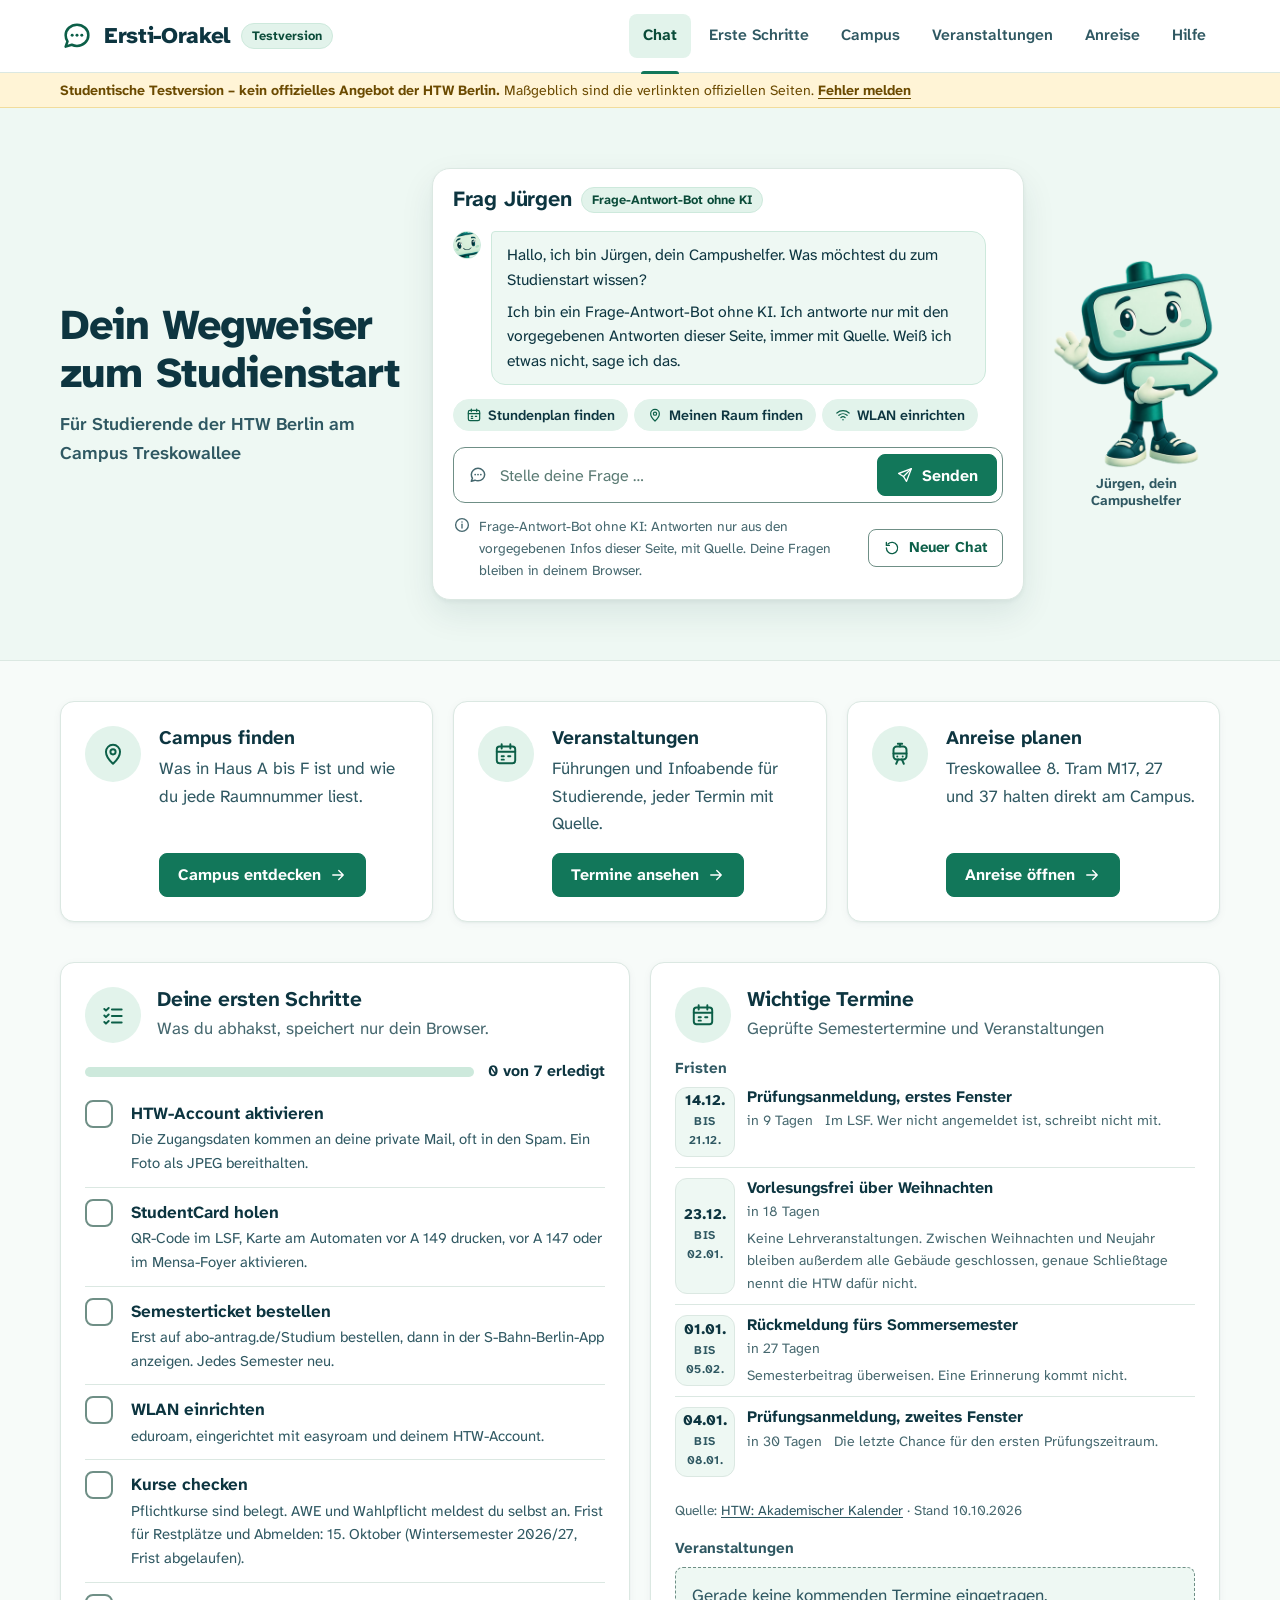
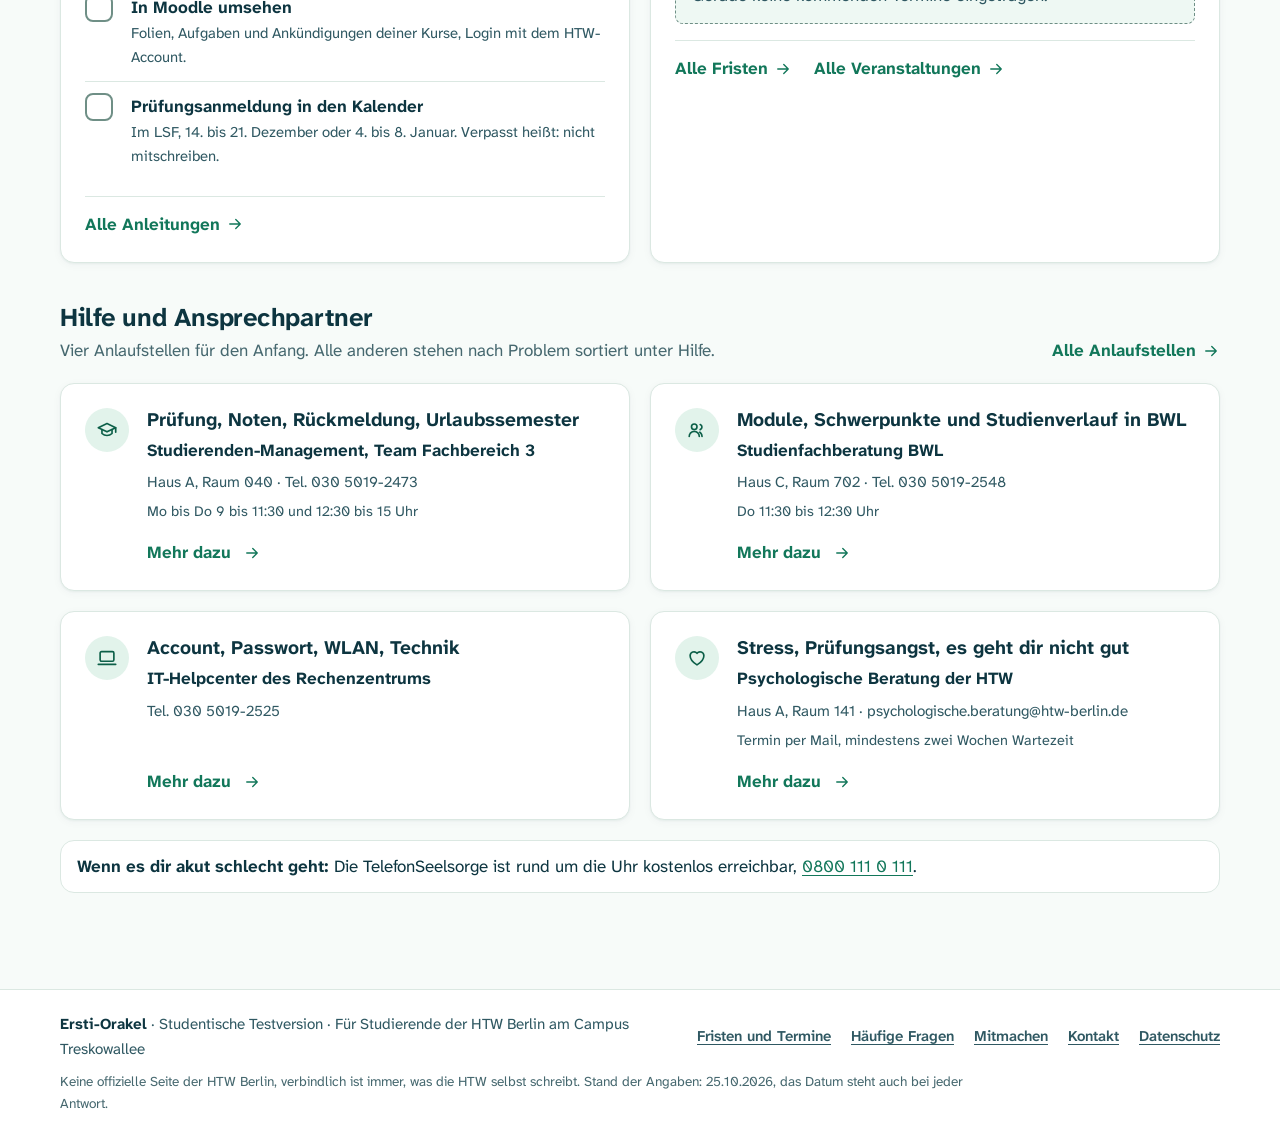
<file: index.html>
<!doctype html>
<html lang="de">
<head>
  <meta charset="utf-8">
  <meta name="viewport" content="width=device-width, initial-scale=1">
  <title>Ersti-Orakel: dein Wegweiser zum Studienstart am Campus Treskowallee</title>
  <!-- Testversion: Suchmaschinen sollen die Seite noch nicht aufnehmen. Das ist kein Zugangsschutz, jeder mit dem Link kann sie öffnen. Vor dem offiziellen Start entfernen. -->
  <meta name="robots" content="noindex, nofollow">
  <meta name="description" content="Studentische Testversion für Erstsemester am Campus Treskowallee der HTW Berlin: Chat mit geprüften Antworten, erste Schritte, Fristen, Räume, Veranstaltungen und Anreise.">
  <meta name="theme-color" content="#ffffff">
  <link rel="icon" href="assets/img/favicon.svg?v=fb75973898" type="image/svg+xml">
  <link rel="stylesheet" href="assets/css/style.css?v=0a6980a8d1">
</head>
<body data-seite="start">
  <a class="skip" href="#inhalt">Zum Inhalt springen</a>
  <header class="kopf">
    <div class="container kopf__innen">
      <a class="logo" href="index.html">
        <svg class="logo__zeichen" viewBox="0 0 24 24" width="34" height="34" fill="none" stroke="currentColor" stroke-width="1.8" stroke-linecap="round" stroke-linejoin="round" aria-hidden="true" focusable="false"><path d="M20 11.5c0 4.1-3.6 7.5-8 7.5-1.3 0-2.6-.3-3.7-.8L4 19.5l1.3-3.7C4.5 14.6 4 13.1 4 11.5 4 7.4 7.6 4 12 4s8 3.4 8 7.5z"/><circle cx="8.6" cy="11.5" r="1.05" fill="currentColor" stroke="none"/><circle cx="12" cy="11.5" r="1.05" fill="currentColor" stroke="none"/><circle cx="15.4" cy="11.5" r="1.05" fill="currentColor" stroke="none"/></svg>
        <span class="logo__text"><span class="logo__name">Ersti-Orakel</span><span class="marke">Testversion</span></span>
      </a>
      <div class="kopf__aktionen">
        <button class="kopf-knopf kopf-knopf--chat" type="button" data-bot-oeffnen><svg viewBox="0 0 24 24" width="24" height="24" fill="none" stroke="currentColor" stroke-width="1.8" stroke-linecap="round" stroke-linejoin="round" aria-hidden="true" focusable="false"><path d="M20 11.5c0 4.1-3.6 7.5-8 7.5-1.3 0-2.6-.3-3.7-.8L4 19.5l1.3-3.7C4.5 14.6 4 13.1 4 11.5 4 7.4 7.6 4 12 4s8 3.4 8 7.5z"/><circle cx="8.6" cy="11.5" r="1.05" fill="currentColor" stroke="none"/><circle cx="12" cy="11.5" r="1.05" fill="currentColor" stroke="none"/><circle cx="15.4" cy="11.5" r="1.05" fill="currentColor" stroke="none"/></svg><span>Chat</span></button>
        <button class="kopf-knopf nav-knopf" type="button" aria-expanded="false" aria-controls="hauptnav" data-nav-toggle><svg class="nav-knopf__auf" viewBox="0 0 24 24" width="24" height="24" fill="none" stroke="currentColor" stroke-width="1.8" stroke-linecap="round" stroke-linejoin="round" aria-hidden="true" focusable="false"><path d="M4 7h16M4 12h16M4 17h16"/></svg><svg class="nav-knopf__zu" viewBox="0 0 24 24" width="24" height="24" fill="none" stroke="currentColor" stroke-width="1.8" stroke-linecap="round" stroke-linejoin="round" aria-hidden="true" focusable="false"><path d="M6 6l12 12M18 6 6 18"/></svg><span class="nav-knopf__text">Menü</span></button>
      </div>
      <nav id="hauptnav" class="nav" aria-label="Hauptnavigation">
          <a href="index.html#chat" data-nav="start">Chat</a>
          <a href="erste-schritte.html" data-nav="schritte">Erste Schritte</a>
          <a href="campus.html" data-nav="campus">Campus</a>
          <a href="veranstaltungen.html" data-nav="veranstaltungen">Veranstaltungen</a>
          <a href="anreise.html" data-nav="anreise">Anreise</a>
          <a href="hilfe.html" data-nav="hilfe">Hilfe</a>
      </nav>
    </div>
  </header>

  <aside class="testband" aria-label="Hinweis zur Testversion"><div class="container"><b>Studentische Testversion – kein offizielles Angebot der HTW Berlin.</b> Maßgeblich sind die verlinkten offiziellen Seiten. <a href="mitmachen.html#feedback">Fehler melden</a></div></aside>

  <main id="inhalt">

    <section class="held" aria-labelledby="titel">
      <div class="container held__raster">
        <div class="held__text">
          <h1 id="titel">Dein Wegweiser zum Studienstart</h1>
          <p class="held__ort">Für Studierende der HTW Berlin am Campus Treskowallee</p>
        </div>
        <section class="chat" id="chat" data-chat aria-label="Chat mit Jürgen">
          <p class="chat__ersatz">Der Chat braucht JavaScript. Ist es ausgeschaltet, findest du alle Infos auch ohne Chat unter <a href="erste-schritte.html">Erste Schritte</a>, <a href="fragen.html">Häufige Fragen</a> und <a href="hilfe.html">Hilfe</a>.</p>
        </section>
        <figure class="held__figur">
          <img class="held__kalli" src="assets/img/kalli.png?v=72204a6ce4" alt="" width="360" height="450">
          <figcaption>Jürgen, dein Campushelfer</figcaption>
        </figure>
      </div>
    </section>

    <div class="container">
      <section class="abschnitt" aria-labelledby="wege-titel">
        <h2 id="wege-titel" class="sr-only">Schnell weiter</h2>
        <div class="raster-3">
          <article class="karte kachel">
            <span class="symbolkreis" aria-hidden="true"><svg viewBox="0 0 24 24" width="24" height="24" fill="none" stroke="currentColor" stroke-width="1.8" stroke-linecap="round" stroke-linejoin="round" aria-hidden="true" focusable="false"><path d="M12 21s-6.5-5.8-6.5-11a6.5 6.5 0 0 1 13 0c0 5.2-6.5 11-6.5 11z"/><circle cx="12" cy="10" r="2.4"/></svg></span>
            <div class="kachel__inhalt">
              <h3>Campus finden</h3>
              <p>Was in Haus A bis F ist und wie du jede Raumnummer liest.</p>
              <div class="kachel__aktion"><a class="knopf" href="campus.html">Campus entdecken <svg viewBox="0 0 24 24" width="24" height="24" fill="none" stroke="currentColor" stroke-width="1.8" stroke-linecap="round" stroke-linejoin="round" aria-hidden="true" focusable="false"><path d="M5 12h14M13 6l6 6-6 6"/></svg></a></div>
            </div>
          </article>
          <article class="karte kachel">
            <span class="symbolkreis" aria-hidden="true"><svg viewBox="0 0 24 24" width="24" height="24" fill="none" stroke="currentColor" stroke-width="1.8" stroke-linecap="round" stroke-linejoin="round" aria-hidden="true" focusable="false"><rect x="3.5" y="5" width="17" height="15.5" rx="2.5"/><path d="M3.5 10h17M8 3v4M16 3v4M8 14h2M14 14h2M8 17.2h2"/></svg></span>
            <div class="kachel__inhalt">
              <h3>Veranstaltungen</h3>
              <p data-naechste-veranstaltung>Führungen und Infoabende für Studierende, jeder Termin mit Quelle.</p>
              <div class="kachel__aktion"><a class="knopf" href="veranstaltungen.html">Termine ansehen <svg viewBox="0 0 24 24" width="24" height="24" fill="none" stroke="currentColor" stroke-width="1.8" stroke-linecap="round" stroke-linejoin="round" aria-hidden="true" focusable="false"><path d="M5 12h14M13 6l6 6-6 6"/></svg></a></div>
            </div>
          </article>
          <article class="karte kachel">
            <span class="symbolkreis" aria-hidden="true"><svg viewBox="0 0 24 24" width="24" height="24" fill="none" stroke="currentColor" stroke-width="1.8" stroke-linecap="round" stroke-linejoin="round" aria-hidden="true" focusable="false"><rect x="6" y="5" width="12" height="12" rx="3"/><path d="M6 11.5h12M10 2.5h4M12 2.5V5M9.5 14.3h.01M14.5 14.3h.01M8.5 21l1.8-4M15.5 21l-1.8-4"/></svg></span>
            <div class="kachel__inhalt">
              <h3>Anreise planen</h3>
              <p>Treskowallee 8. Tram M17, 27 und 37 halten direkt am Campus.</p>
              <div class="kachel__aktion"><a class="knopf" href="anreise.html">Anreise öffnen <svg viewBox="0 0 24 24" width="24" height="24" fill="none" stroke="currentColor" stroke-width="1.8" stroke-linecap="round" stroke-linejoin="round" aria-hidden="true" focusable="false"><path d="M5 12h14M13 6l6 6-6 6"/></svg></a></div>
            </div>
          </article>
        </div>
      </section>

      <div class="abschnitt raster-2">
        <section class="karte schritte-kurz" aria-labelledby="schritte-titel">
          <div class="kartenkopf">
            <span class="symbolkreis" aria-hidden="true"><svg viewBox="0 0 24 24" width="24" height="24" fill="none" stroke="currentColor" stroke-width="1.8" stroke-linecap="round" stroke-linejoin="round" aria-hidden="true" focusable="false"><path d="M4 6.5 5.5 8 8 5.5M4 12.5 5.5 14 8 11.5M4 18.5 5.5 20 8 17.5"/><path d="M11 7h9M11 13h9M11 19h9"/></svg></span>
            <div><h2 id="schritte-titel">Deine ersten Schritte</h2><p>Was du abhakst, speichert nur dein Browser.</p></div>
          </div>
          <div class="fortschritt"><span class="fortschritt__balken" role="progressbar" aria-label="Fortschritt der ersten Schritte" aria-valuemin="0" aria-valuemax="7" aria-valuenow="0"><span data-fortschritt-balken></span></span><span class="fortschritt__text" data-fortschritt aria-live="polite">0 von 7 erledigt</span></div>
          <ol class="checkliste" data-checkliste></ol>
          <div class="kartenfuss"><a class="textlink" href="erste-schritte.html">Alle Anleitungen <svg viewBox="0 0 24 24" width="24" height="24" fill="none" stroke="currentColor" stroke-width="1.8" stroke-linecap="round" stroke-linejoin="round" aria-hidden="true" focusable="false"><path d="M5 12h14M13 6l6 6-6 6"/></svg></a></div>
        </section>
        <section class="karte" aria-labelledby="termine-titel">
          <div class="kartenkopf">
            <span class="symbolkreis" aria-hidden="true"><svg viewBox="0 0 24 24" width="24" height="24" fill="none" stroke="currentColor" stroke-width="1.8" stroke-linecap="round" stroke-linejoin="round" aria-hidden="true" focusable="false"><rect x="3.5" y="5" width="17" height="15.5" rx="2.5"/><path d="M3.5 10h17M8 3v4M16 3v4M8 14h2M14 14h2M8 17.2h2"/></svg></span>
            <div><h2 id="termine-titel">Wichtige Termine</h2><p>Geprüfte Semestertermine und Veranstaltungen</p></div>
          </div>
          <h3 class="zwischentitel">Fristen</h3>
          <div data-fristen="4" data-ebene="4"><p class="leer">Prüfungsanmeldung: 14. bis 21. Dezember 2026 und 4. bis 8. Januar 2027. Rückmeldung: 1. Januar bis 5. Februar 2027.</p></div>
          <p class="quelle">Quelle: <a href="https://www.htw-berlin.de/studium/studienorganisation/akademischer-kalender">HTW: Akademischer Kalender</a> · Stand <span data-stand>10.10.2026</span></p>
          <h3 class="zwischentitel">Veranstaltungen</h3>
          <div data-veranstaltungen="vorschau" data-anzahl="3" data-ebene="4"></div>
          <div class="kartenfuss">
            <a class="textlink" href="semester.html">Alle Fristen <svg viewBox="0 0 24 24" width="24" height="24" fill="none" stroke="currentColor" stroke-width="1.8" stroke-linecap="round" stroke-linejoin="round" aria-hidden="true" focusable="false"><path d="M5 12h14M13 6l6 6-6 6"/></svg></a>
            <a class="textlink" href="veranstaltungen.html">Alle Veranstaltungen <svg viewBox="0 0 24 24" width="24" height="24" fill="none" stroke="currentColor" stroke-width="1.8" stroke-linecap="round" stroke-linejoin="round" aria-hidden="true" focusable="false"><path d="M5 12h14M13 6l6 6-6 6"/></svg></a>
          </div>
        </section>
      </div>

      <section class="abschnitt" aria-labelledby="hilfe-titel">
        <div class="abschnitt__kopf">
          <div>
            <h2 id="hilfe-titel">Hilfe und Ansprechpartner</h2>
            <p>Vier Anlaufstellen für den Anfang. Alle anderen stehen nach Problem sortiert unter Hilfe.</p>
          </div>
          <a class="textlink" href="hilfe.html">Alle Anlaufstellen <svg viewBox="0 0 24 24" width="24" height="24" fill="none" stroke="currentColor" stroke-width="1.8" stroke-linecap="round" stroke-linejoin="round" aria-hidden="true" focusable="false"><path d="M5 12h14M13 6l6 6-6 6"/></svg></a>
        </div>
        <div class="raster-2" data-hilfe-kurz="pruefungen,bwl,technik,psyche"></div>
        <p class="notfall"><b>Wenn es dir akut schlecht geht:</b> Die TelefonSeelsorge ist rund um die Uhr kostenlos erreichbar, <a href="tel:08001110111">0800 111 0 111</a>.</p>
      </section>
    </div>

  </main>

  <footer class="fuss">
    <div class="container fuss__innen">
      <p class="fuss__name"><b>Ersti-Orakel</b> · Studentische Testversion · Für Studierende der HTW Berlin am Campus Treskowallee</p>
      <nav aria-label="Weitere Seiten">
        <ul class="fuss__links">
          <li><a href="semester.html">Fristen und Termine</a></li>
          <li><a href="fragen.html">Häufige Fragen</a></li>
          <li><a href="mitmachen.html">Mitmachen</a></li>
          <li><a href="ueber.html#kontakt">Kontakt</a></li>
          <li><a href="ueber.html#datenschutz">Datenschutz</a></li>
        </ul>
      </nav>
      <p class="fuss__hinweis">Keine offizielle Seite der HTW Berlin, verbindlich ist immer, was die HTW selbst schreibt. Stand der Angaben: <span data-letzte-pruefung>14.10.2026</span>, das Datum steht auch bei jeder Antwort.</p>
    </div>
  </footer>

  <script src="assets/js/daten.js?v=8dec03c820"></script>
  <script src="assets/js/fragen.js?v=14b425313b"></script>
  <script src="assets/js/icons.js?v=e1792373f3"></script>
  <script src="assets/js/suche.js?v=cdf3fb4f69"></script>
  <script src="assets/js/app.js?v=7cbb9f8e8d"></script>
  <script src="assets/js/chat.js?v=51ee8ca8e5"></script>
</body>
</html>
</file>
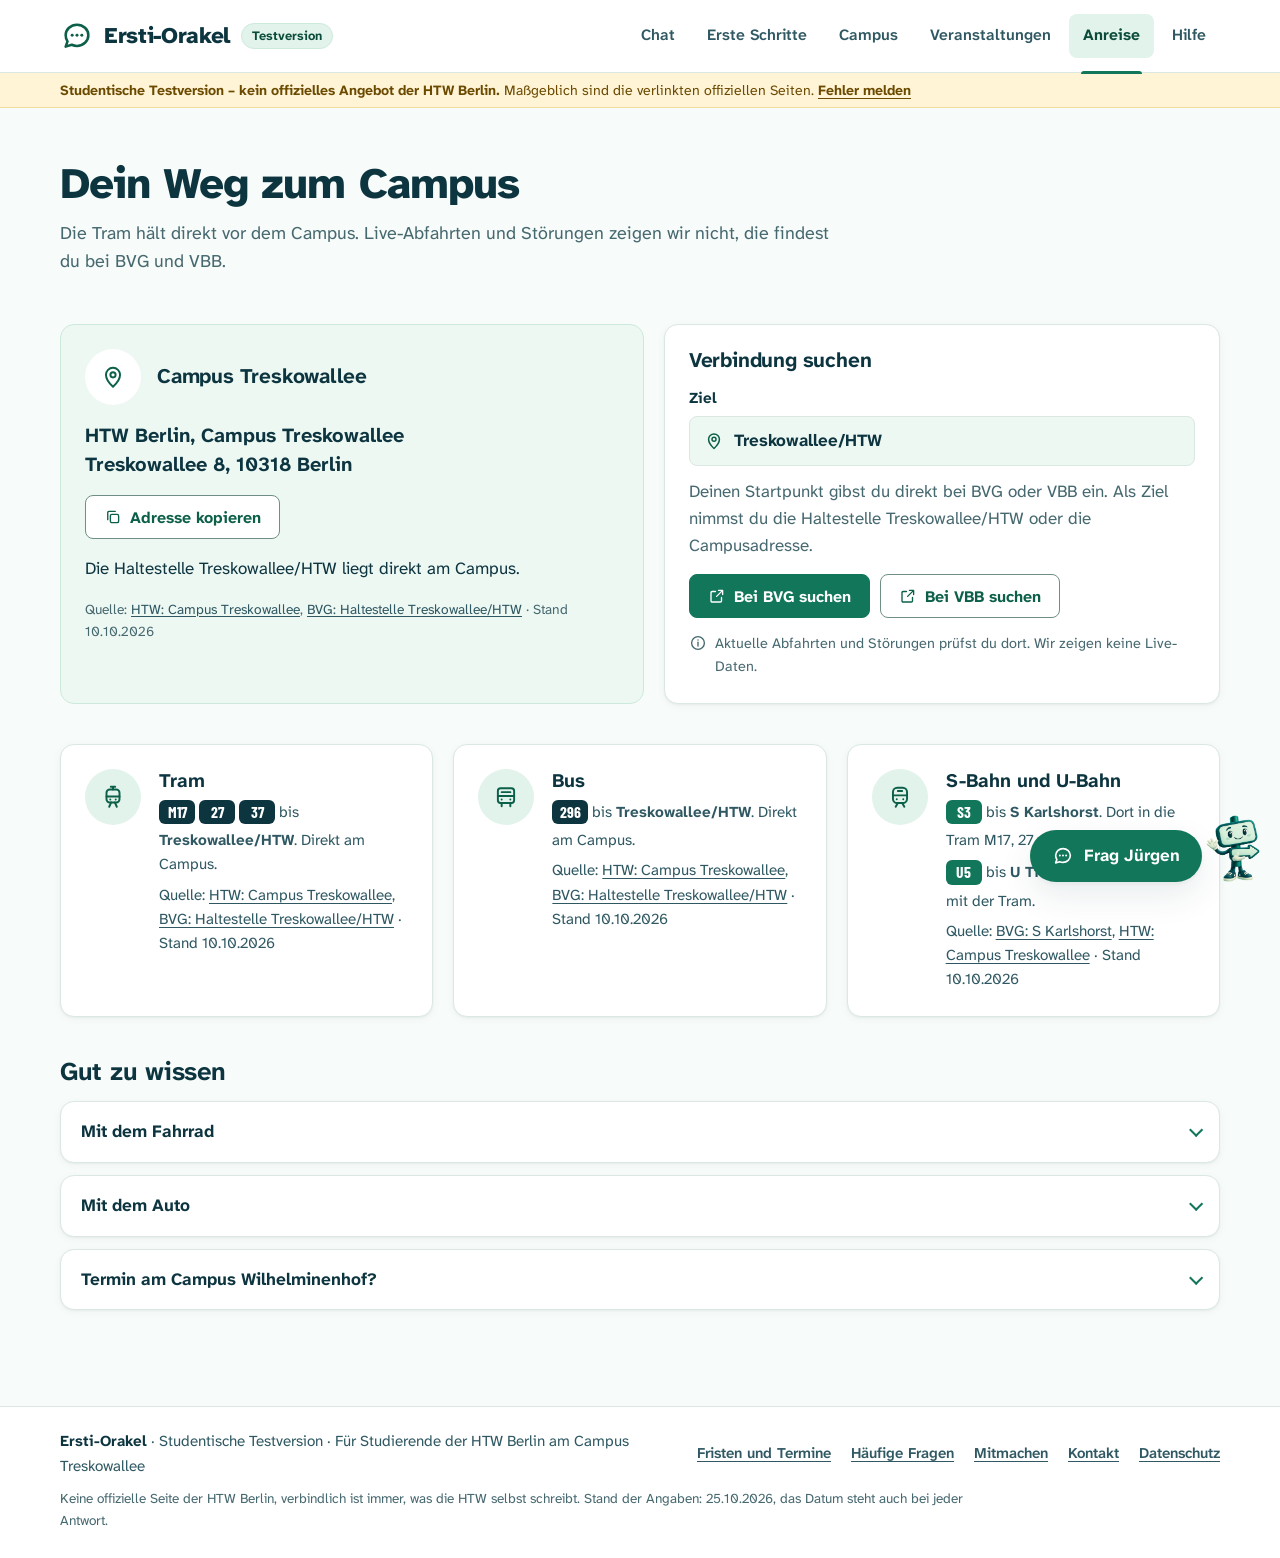
<file: anreise.html>
<!doctype html>
<html lang="de">
<head>
  <meta charset="utf-8">
  <meta name="viewport" content="width=device-width, initial-scale=1">
  <title>Anreise | Ersti-Orakel</title>
  <!-- Testversion: Suchmaschinen sollen die Seite noch nicht aufnehmen. Das ist kein Zugangsschutz, jeder mit dem Link kann sie öffnen. Vor dem offiziellen Start entfernen. -->
  <meta name="robots" content="noindex, nofollow">
  <meta name="description" content="Adresse, Haltestellen und Verbindungssuche für den Campus Treskowallee der HTW Berlin.">
  <meta name="theme-color" content="#ffffff">
  <link rel="icon" href="assets/img/favicon.svg?v=fb75973898" type="image/svg+xml">
  <link rel="stylesheet" href="assets/css/style.css?v=0a6980a8d1">
</head>
<body data-seite="anreise">
  <a class="skip" href="#inhalt">Zum Inhalt springen</a>
  <header class="kopf">
    <div class="container kopf__innen">
      <a class="logo" href="index.html">
        <svg class="logo__zeichen" viewBox="0 0 24 24" width="34" height="34" fill="none" stroke="currentColor" stroke-width="1.8" stroke-linecap="round" stroke-linejoin="round" aria-hidden="true" focusable="false"><path d="M20 11.5c0 4.1-3.6 7.5-8 7.5-1.3 0-2.6-.3-3.7-.8L4 19.5l1.3-3.7C4.5 14.6 4 13.1 4 11.5 4 7.4 7.6 4 12 4s8 3.4 8 7.5z"/><circle cx="8.6" cy="11.5" r="1.05" fill="currentColor" stroke="none"/><circle cx="12" cy="11.5" r="1.05" fill="currentColor" stroke="none"/><circle cx="15.4" cy="11.5" r="1.05" fill="currentColor" stroke="none"/></svg>
        <span class="logo__text"><span class="logo__name">Ersti-Orakel</span><span class="marke">Testversion</span></span>
      </a>
      <div class="kopf__aktionen">
        <button class="kopf-knopf kopf-knopf--chat" type="button" data-bot-oeffnen><svg viewBox="0 0 24 24" width="24" height="24" fill="none" stroke="currentColor" stroke-width="1.8" stroke-linecap="round" stroke-linejoin="round" aria-hidden="true" focusable="false"><path d="M20 11.5c0 4.1-3.6 7.5-8 7.5-1.3 0-2.6-.3-3.7-.8L4 19.5l1.3-3.7C4.5 14.6 4 13.1 4 11.5 4 7.4 7.6 4 12 4s8 3.4 8 7.5z"/><circle cx="8.6" cy="11.5" r="1.05" fill="currentColor" stroke="none"/><circle cx="12" cy="11.5" r="1.05" fill="currentColor" stroke="none"/><circle cx="15.4" cy="11.5" r="1.05" fill="currentColor" stroke="none"/></svg><span>Chat</span></button>
        <button class="kopf-knopf nav-knopf" type="button" aria-expanded="false" aria-controls="hauptnav" data-nav-toggle><svg class="nav-knopf__auf" viewBox="0 0 24 24" width="24" height="24" fill="none" stroke="currentColor" stroke-width="1.8" stroke-linecap="round" stroke-linejoin="round" aria-hidden="true" focusable="false"><path d="M4 7h16M4 12h16M4 17h16"/></svg><svg class="nav-knopf__zu" viewBox="0 0 24 24" width="24" height="24" fill="none" stroke="currentColor" stroke-width="1.8" stroke-linecap="round" stroke-linejoin="round" aria-hidden="true" focusable="false"><path d="M6 6l12 12M18 6 6 18"/></svg><span class="nav-knopf__text">Menü</span></button>
      </div>
      <nav id="hauptnav" class="nav" aria-label="Hauptnavigation">
          <a href="index.html#chat" data-nav="start">Chat</a>
          <a href="erste-schritte.html" data-nav="schritte">Erste Schritte</a>
          <a href="campus.html" data-nav="campus">Campus</a>
          <a href="veranstaltungen.html" data-nav="veranstaltungen">Veranstaltungen</a>
          <a href="anreise.html" data-nav="anreise">Anreise</a>
          <a href="hilfe.html" data-nav="hilfe">Hilfe</a>
      </nav>
    </div>
  </header>

  <aside class="testband" aria-label="Hinweis zur Testversion"><div class="container"><b>Studentische Testversion – kein offizielles Angebot der HTW Berlin.</b> Maßgeblich sind die verlinkten offiziellen Seiten. <a href="mitmachen.html#feedback">Fehler melden</a></div></aside>

  <main id="inhalt">

    <header class="seitenkopf">
      <div class="container">
        <h1>Dein Weg zum Campus</h1>
        <p class="seitenkopf__lead">Die Tram hält direkt vor dem Campus. Live-Abfahrten und Störungen zeigen wir nicht, die findest du bei BVG und VBB.</p>
      </div>
    </header>
    <div class="container">
      <div class="abschnitt raster-2--breit">
        <section class="karte karte--mint" aria-labelledby="ziel-titel">
          <div class="kartenkopf"><span class="symbolkreis" aria-hidden="true"><svg viewBox="0 0 24 24" width="24" height="24" fill="none" stroke="currentColor" stroke-width="1.8" stroke-linecap="round" stroke-linejoin="round" aria-hidden="true" focusable="false"><path d="M12 21s-6.5-5.8-6.5-11a6.5 6.5 0 0 1 13 0c0 5.2-6.5 11-6.5 11z"/><circle cx="12" cy="10" r="2.4"/></svg></span><h2 id="ziel-titel">Campus Treskowallee</h2></div>
          <p class="adresse-gross">HTW Berlin, Campus Treskowallee<br>Treskowallee 8, 10318 Berlin</p>
          <div class="kopier-zeile">
            <button class="knopf knopf--zweit" type="button" data-kopieren="HTW Berlin, Campus Treskowallee, Treskowallee 8, 10318 Berlin"><svg viewBox="0 0 24 24" width="24" height="24" fill="none" stroke="currentColor" stroke-width="1.8" stroke-linecap="round" stroke-linejoin="round" aria-hidden="true" focusable="false"><rect x="8.5" y="8.5" width="11" height="11" rx="2"/><path d="M5 15.5V6a1.5 1.5 0 0 1 1.5-1.5H15"/></svg><span>Adresse kopieren</span></button>
            <span class="kopier-status" aria-live="polite"></span>
          </div>
          <p style="margin-top:16px">Die Haltestelle Treskowallee/HTW liegt direkt am Campus.</p>
          <p class="quelle">Quelle: <a href="https://www.htw-berlin.de/campus/campus-treskowallee">HTW: Campus Treskowallee</a>, <a href="https://www.bvg.de/de/verbindungen/stationsuebersicht/treskowallee-htw">BVG: Haltestelle Treskowallee/HTW</a> · Stand <span data-stand>10.10.2026</span></p>
        </section>
        <section class="karte" aria-labelledby="such-titel">
          <h2 id="such-titel">Verbindung suchen</h2>
          <p class="feldname" style="margin-top:12px">Ziel</p>
          <div class="ziel"><svg viewBox="0 0 24 24" width="24" height="24" fill="none" stroke="currentColor" stroke-width="1.8" stroke-linecap="round" stroke-linejoin="round" aria-hidden="true" focusable="false"><path d="M12 21s-6.5-5.8-6.5-11a6.5 6.5 0 0 1 13 0c0 5.2-6.5 11-6.5 11z"/><circle cx="12" cy="10" r="2.4"/></svg><span>Treskowallee/HTW</span></div>
          <p class="leise">Deinen Startpunkt gibst du direkt bei BVG oder VBB ein. Als Ziel nimmst du die Haltestelle Treskowallee/HTW oder die Campusadresse.</p>
          <div class="knopfreihe" data-verbindung></div>
          <p class="hinweiszeile"><svg viewBox="0 0 24 24" width="24" height="24" fill="none" stroke="currentColor" stroke-width="1.8" stroke-linecap="round" stroke-linejoin="round" aria-hidden="true" focusable="false"><circle cx="12" cy="12" r="8.5"/><path d="M12 11v5"/><circle cx="12" cy="8" r="1" fill="currentColor" stroke="none"/></svg><span>Aktuelle Abfahrten und Störungen prüfst du dort. Wir zeigen keine Live-Daten.</span></p>
        </section>
      </div>

      <section class="abschnitt" aria-labelledby="verkehr-titel">
        <h2 id="verkehr-titel" class="sr-only">Haltestellen in der Nähe</h2>
        <div class="raster-3" data-verkehrsmittel></div>
      </section>


      <section class="klappgruppe" aria-labelledby="mehr-titel">
        <h2 id="mehr-titel">Gut zu wissen</h2>
        <details class="klapp" id="rad">
          <summary>Mit dem Fahrrad</summary>
          <div class="klapp__inhalt">

            <p>Fahrräder verleiht die HTW über <a href="https://www.htw-berlin.de/campus/fahrradausleihe">HTWheels</a>, für Hochschulangehörige kostenlos.</p>
            <p class="quelle">Quelle: <a href="https://www.htw-berlin.de/campus/fahrradausleihe">HTW: Fahrradausleihe</a> · Stand <span data-stand>10.10.2026</span></p>
          </div>
        </details>
        <details class="klapp" id="auto">
          <summary>Mit dem Auto</summary>
          <div class="klapp__inhalt">

            <p>Mit dem Auto wird es schwierig. Die Parkordnung der HTW regelt das Parken für Beschäftigte und Besucher, Studierende kommen darin nicht vor.</p>
            <p class="quelle">Quelle: <a href="https://infopunkt.htw-berlin.de/fileadmin/HTW/Zentral/ZHV_II_-_Service_Technische_Dienste_und_Bauunterhaltung/HTW-Berlin-Parkordnung.pdf">HTW: Parkordnung (PDF)</a> · Stand <span data-stand>10.10.2026</span></p>
          </div>
        </details>
        <details class="klapp" id="wh">
          <summary>Termin am Campus Wilhelminenhof?</summary>
          <div class="klapp__inhalt">

            <p>Steht WH vor einer Raumnummer, ist der Raum am Campus Wilhelminenhof in Oberschöneweide, Wilhelminenhofstraße 75A. Das ist der andere Standort der HTW und nicht um die Ecke.</p>
            <p class="quelle">Quelle: <a href="https://www.htw-berlin.de/campus/campus-wilhelminenhof">HTW: Campus Wilhelminenhof</a> · Stand <span data-stand>10.10.2026</span></p>
          </div>
        </details>
      </section>
    </div>

  </main>

  <footer class="fuss">
    <div class="container fuss__innen">
      <p class="fuss__name"><b>Ersti-Orakel</b> · Studentische Testversion · Für Studierende der HTW Berlin am Campus Treskowallee</p>
      <nav aria-label="Weitere Seiten">
        <ul class="fuss__links">
          <li><a href="semester.html">Fristen und Termine</a></li>
          <li><a href="fragen.html">Häufige Fragen</a></li>
          <li><a href="mitmachen.html">Mitmachen</a></li>
          <li><a href="ueber.html#kontakt">Kontakt</a></li>
          <li><a href="ueber.html#datenschutz">Datenschutz</a></li>
        </ul>
      </nav>
      <p class="fuss__hinweis">Keine offizielle Seite der HTW Berlin, verbindlich ist immer, was die HTW selbst schreibt. Stand der Angaben: <span data-letzte-pruefung>14.10.2026</span>, das Datum steht auch bei jeder Antwort.</p>
    </div>
  </footer>

  <script src="assets/js/daten.js?v=8dec03c820"></script>
  <script src="assets/js/fragen.js?v=14b425313b"></script>
  <script src="assets/js/icons.js?v=e1792373f3"></script>
  <script src="assets/js/suche.js?v=cdf3fb4f69"></script>
  <script src="assets/js/app.js?v=7cbb9f8e8d"></script>
  <script src="assets/js/chat.js?v=51ee8ca8e5"></script>
</body>
</html>
</file>
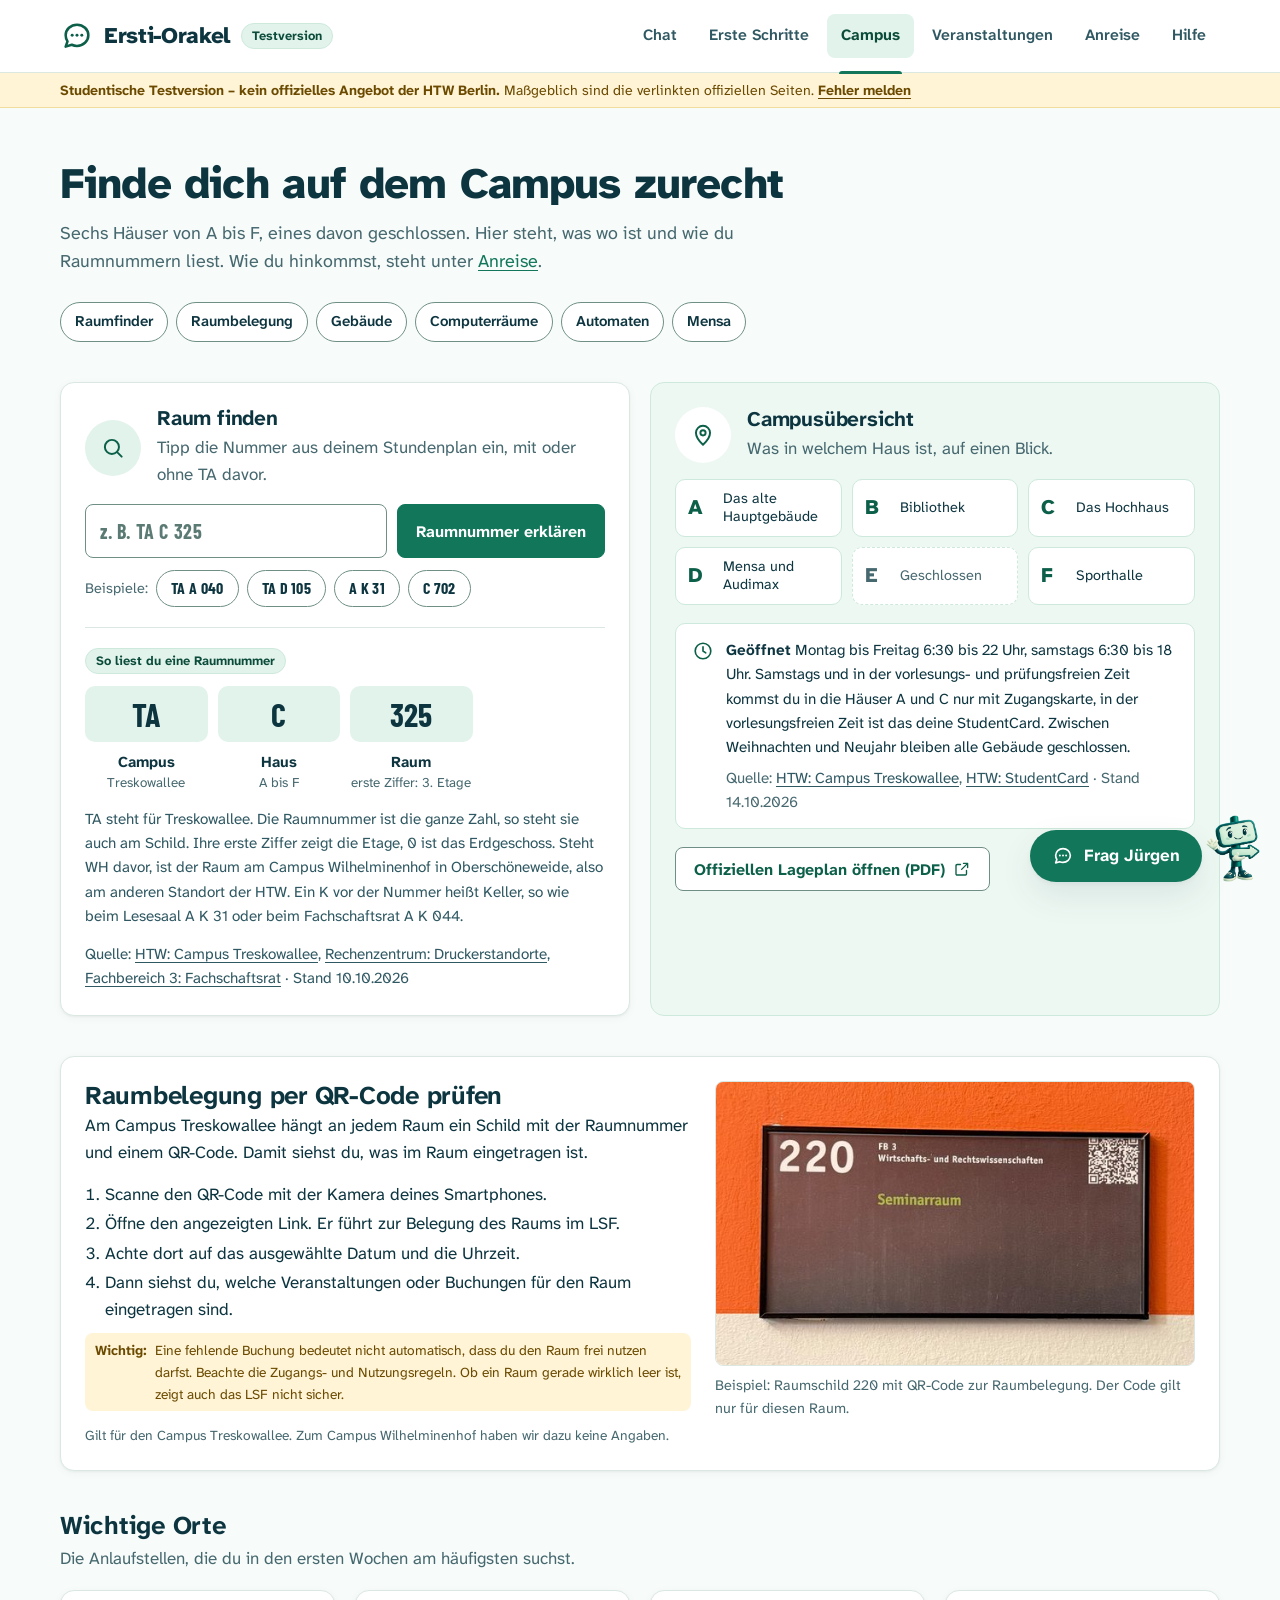
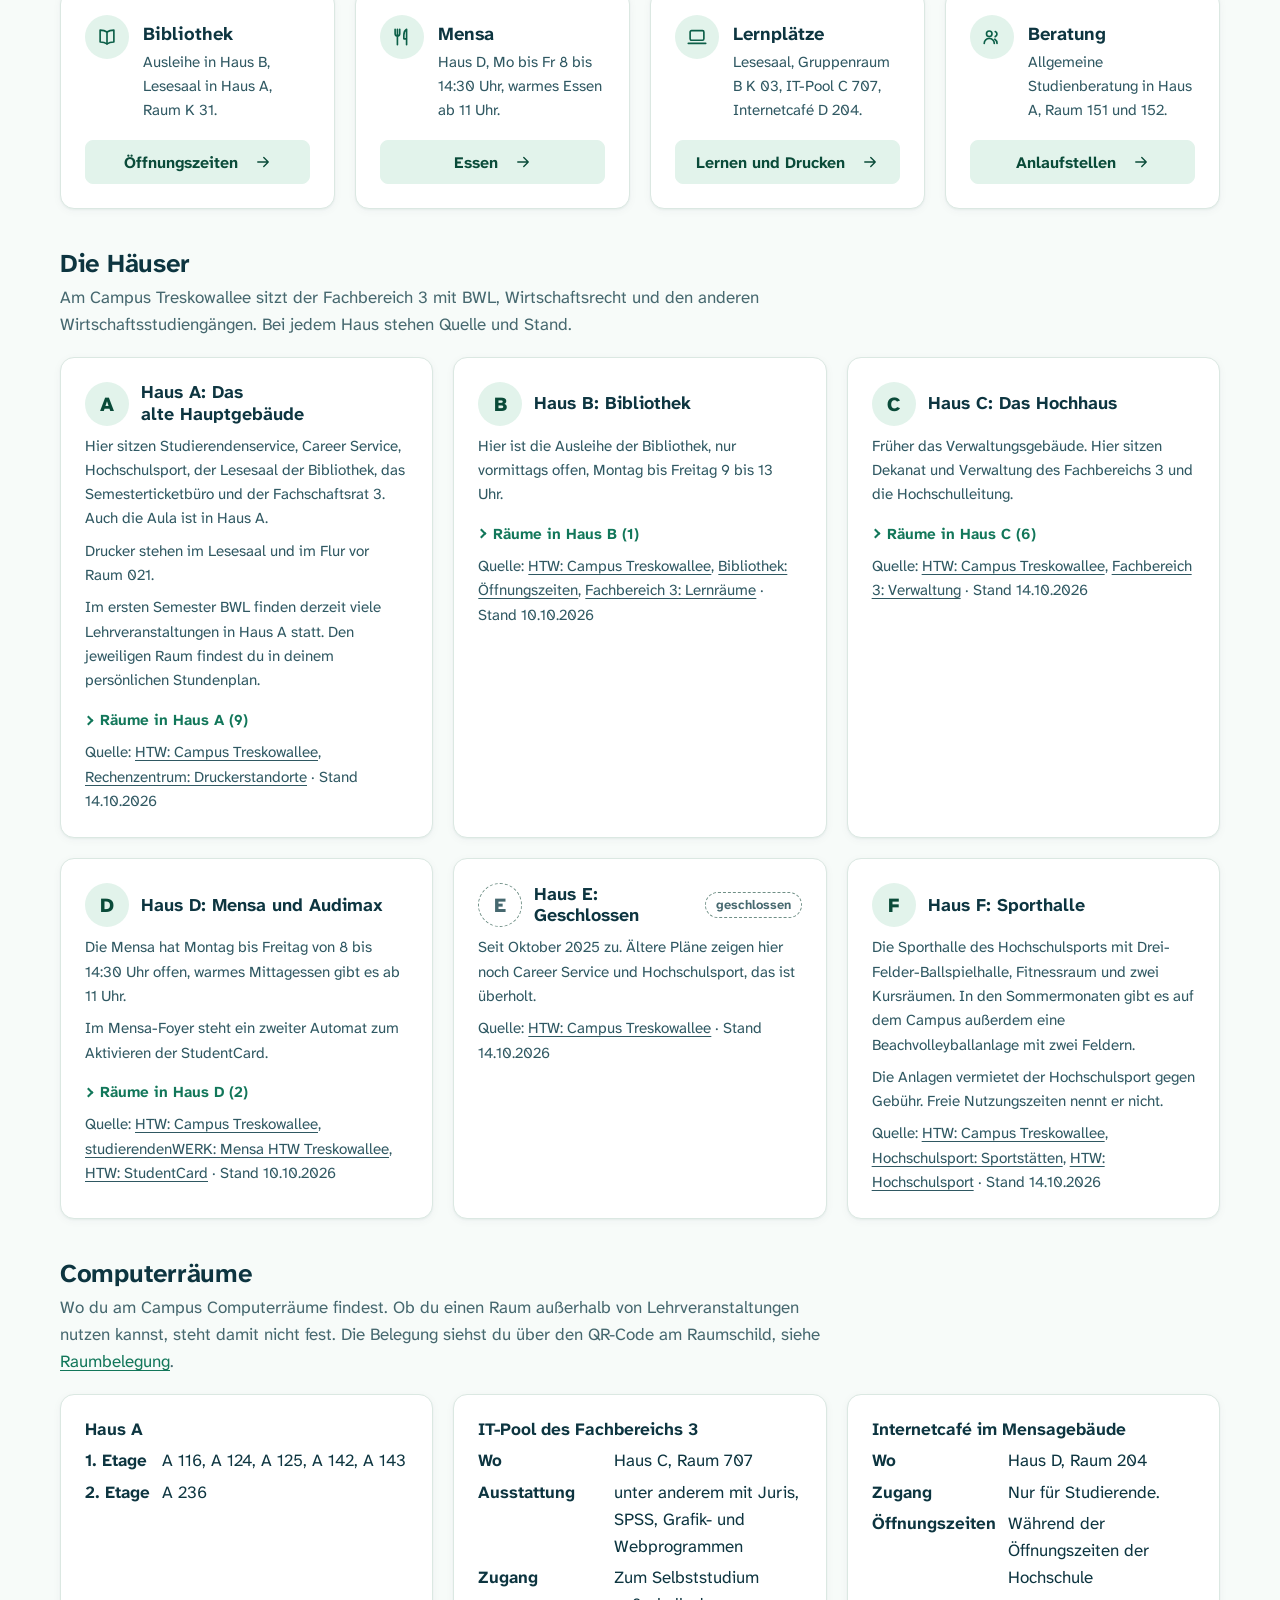
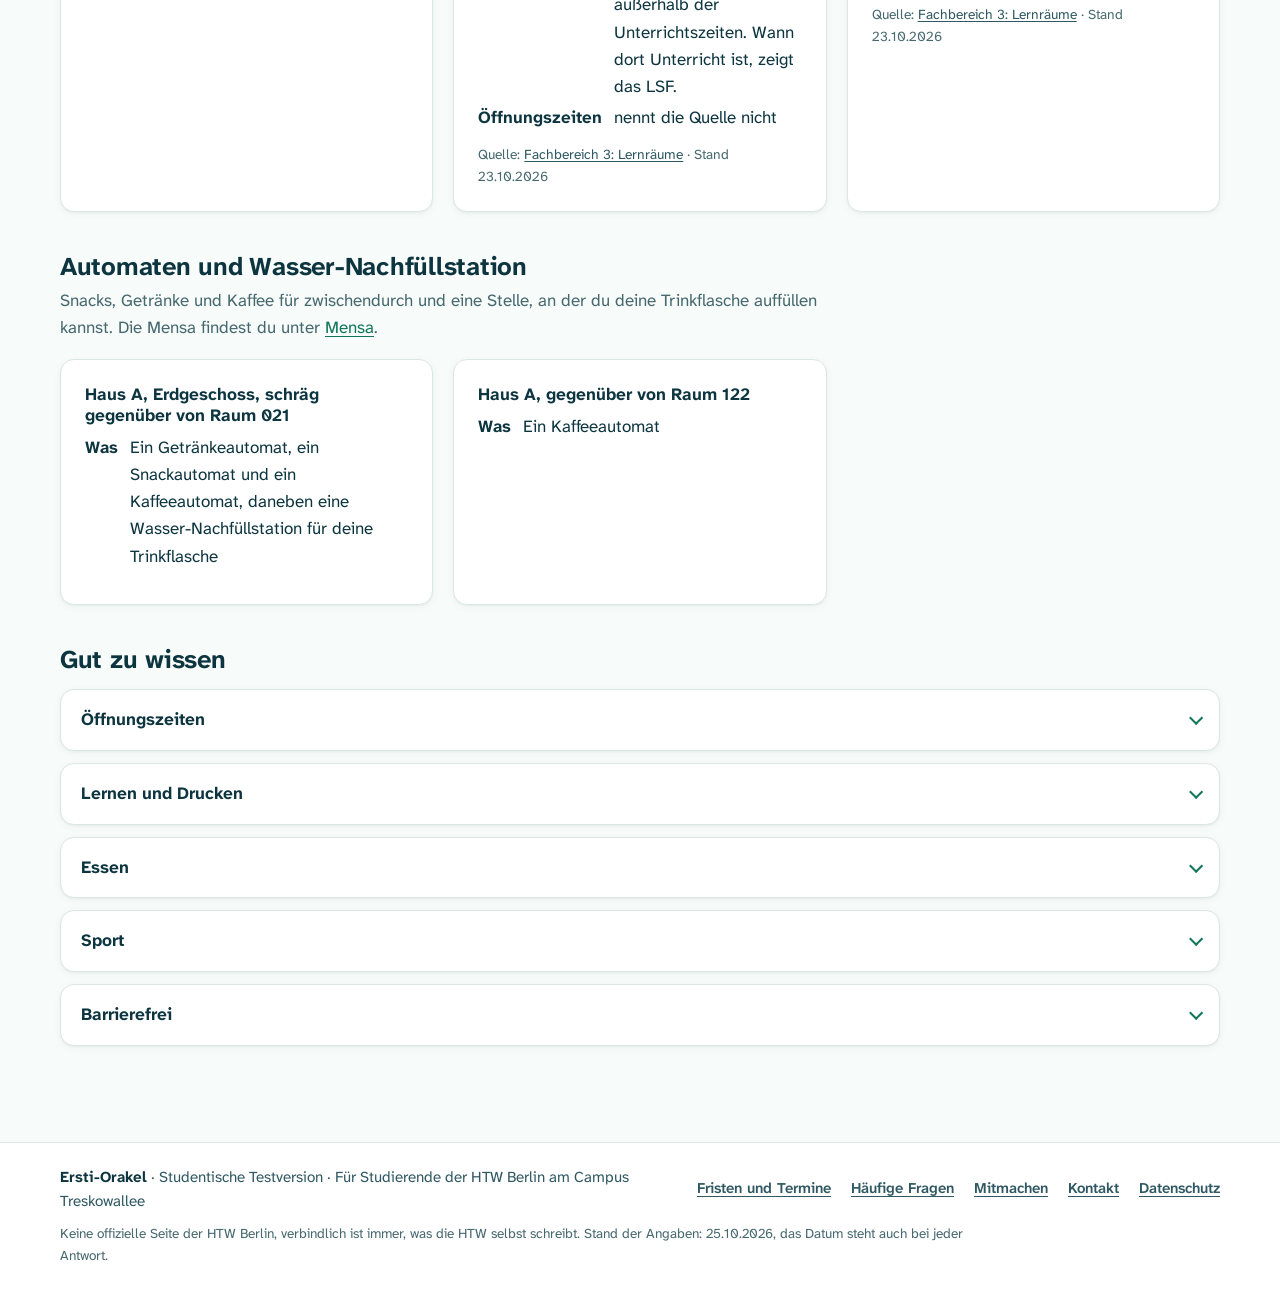
<file: campus.html>
<!doctype html>
<html lang="de">
<head>
  <meta charset="utf-8">
  <meta name="viewport" content="width=device-width, initial-scale=1">
  <title>Campus Treskowallee | Ersti-Orakel</title>
  <!-- Testversion: Suchmaschinen sollen die Seite noch nicht aufnehmen. Das ist kein Zugangsschutz, jeder mit dem Link kann sie öffnen. Vor dem offiziellen Start entfernen. -->
  <meta name="robots" content="noindex, nofollow">
  <meta name="description" content="Raumnummern verstehen, Raumbelegung prüfen, was in Haus A bis F ist, Computerräume, Automaten, Öffnungszeiten, Lernorte und Mensa am Campus Treskowallee.">
  <meta name="theme-color" content="#ffffff">
  <link rel="icon" href="assets/img/favicon.svg?v=fb75973898" type="image/svg+xml">
  <link rel="stylesheet" href="assets/css/style.css?v=0a6980a8d1">
</head>
<body data-seite="campus">
  <a class="skip" href="#inhalt">Zum Inhalt springen</a>
  <header class="kopf">
    <div class="container kopf__innen">
      <a class="logo" href="index.html">
        <svg class="logo__zeichen" viewBox="0 0 24 24" width="34" height="34" fill="none" stroke="currentColor" stroke-width="1.8" stroke-linecap="round" stroke-linejoin="round" aria-hidden="true" focusable="false"><path d="M20 11.5c0 4.1-3.6 7.5-8 7.5-1.3 0-2.6-.3-3.7-.8L4 19.5l1.3-3.7C4.5 14.6 4 13.1 4 11.5 4 7.4 7.6 4 12 4s8 3.4 8 7.5z"/><circle cx="8.6" cy="11.5" r="1.05" fill="currentColor" stroke="none"/><circle cx="12" cy="11.5" r="1.05" fill="currentColor" stroke="none"/><circle cx="15.4" cy="11.5" r="1.05" fill="currentColor" stroke="none"/></svg>
        <span class="logo__text"><span class="logo__name">Ersti-Orakel</span><span class="marke">Testversion</span></span>
      </a>
      <div class="kopf__aktionen">
        <button class="kopf-knopf kopf-knopf--chat" type="button" data-bot-oeffnen><svg viewBox="0 0 24 24" width="24" height="24" fill="none" stroke="currentColor" stroke-width="1.8" stroke-linecap="round" stroke-linejoin="round" aria-hidden="true" focusable="false"><path d="M20 11.5c0 4.1-3.6 7.5-8 7.5-1.3 0-2.6-.3-3.7-.8L4 19.5l1.3-3.7C4.5 14.6 4 13.1 4 11.5 4 7.4 7.6 4 12 4s8 3.4 8 7.5z"/><circle cx="8.6" cy="11.5" r="1.05" fill="currentColor" stroke="none"/><circle cx="12" cy="11.5" r="1.05" fill="currentColor" stroke="none"/><circle cx="15.4" cy="11.5" r="1.05" fill="currentColor" stroke="none"/></svg><span>Chat</span></button>
        <button class="kopf-knopf nav-knopf" type="button" aria-expanded="false" aria-controls="hauptnav" data-nav-toggle><svg class="nav-knopf__auf" viewBox="0 0 24 24" width="24" height="24" fill="none" stroke="currentColor" stroke-width="1.8" stroke-linecap="round" stroke-linejoin="round" aria-hidden="true" focusable="false"><path d="M4 7h16M4 12h16M4 17h16"/></svg><svg class="nav-knopf__zu" viewBox="0 0 24 24" width="24" height="24" fill="none" stroke="currentColor" stroke-width="1.8" stroke-linecap="round" stroke-linejoin="round" aria-hidden="true" focusable="false"><path d="M6 6l12 12M18 6 6 18"/></svg><span class="nav-knopf__text">Menü</span></button>
      </div>
      <nav id="hauptnav" class="nav" aria-label="Hauptnavigation">
          <a href="index.html#chat" data-nav="start">Chat</a>
          <a href="erste-schritte.html" data-nav="schritte">Erste Schritte</a>
          <a href="campus.html" data-nav="campus">Campus</a>
          <a href="veranstaltungen.html" data-nav="veranstaltungen">Veranstaltungen</a>
          <a href="anreise.html" data-nav="anreise">Anreise</a>
          <a href="hilfe.html" data-nav="hilfe">Hilfe</a>
      </nav>
    </div>
  </header>

  <aside class="testband" aria-label="Hinweis zur Testversion"><div class="container"><b>Studentische Testversion – kein offizielles Angebot der HTW Berlin.</b> Maßgeblich sind die verlinkten offiziellen Seiten. <a href="mitmachen.html#feedback">Fehler melden</a></div></aside>

  <main id="inhalt">

    <header class="seitenkopf">
      <div class="container">
        <h1>Finde dich auf dem Campus zurecht</h1>
        <p class="seitenkopf__lead">Sechs Häuser von A bis F, eines davon geschlossen. Hier steht, was wo ist und wie du Raumnummern liest. Wie du hinkommst, steht unter <a href="anreise.html">Anreise</a>.</p>
      </div>
    </header>
    <div class="container">
      <nav class="seitennav" aria-label="Auf dieser Seite">
        <a href="#raumfinder">Raumfinder</a>
        <a href="#raumbelegung">Raumbelegung</a>
        <a href="#haeuser">Gebäude</a>
        <a href="#computerraeume">Computerräume</a>
        <a href="#automaten">Automaten</a>
        <a href="#essen">Mensa</a>
      </nav>
      <div class="abschnitt raster-2">
        <section class="karte" id="raumfinder" aria-labelledby="raum-titel">
          <div class="kartenkopf"><span class="symbolkreis" aria-hidden="true"><svg viewBox="0 0 24 24" width="24" height="24" fill="none" stroke="currentColor" stroke-width="1.8" stroke-linecap="round" stroke-linejoin="round" aria-hidden="true" focusable="false"><circle cx="11" cy="11" r="6.5"/><path d="M20 20l-4.2-4.2"/></svg></span><div><h2 id="raum-titel">Raum finden</h2><p>Tipp die Nummer aus deinem Stundenplan ein, mit oder ohne TA davor.</p></div></div>
          <form class="raumfinder" data-raumfinder>
            <label for="raum-campus" class="sr-only">Raumnummer</label>
            <div class="raumfinder__feld">
              <input class="feld" id="raum-campus" name="raum" autocomplete="off" spellcheck="false" placeholder="z. B. TA C 325">
              <button class="knopf" type="submit">Raumnummer erklären</button>
            </div>
            <div class="raumfinder__ergebnis" aria-live="polite"></div>
          </form>
          <div class="beispiele"><span class="klein leise">Beispiele:</span>
            <button class="chip" type="button" data-raum-beispiel="TA A 040">TA A 040</button>
            <button class="chip" type="button" data-raum-beispiel="TA D 105">TA D 105</button>
            <button class="chip" type="button" data-raum-beispiel="A K 31">A K 31</button>
            <button class="chip" type="button" data-raum-beispiel="C 702">C 702</button>
          </div>
          <div class="raumcode">
            <span class="marke">So liest du eine Raumnummer</span>
            <div class="raumcode__teile" aria-hidden="true">
              <div class="raumcode__teil"><b>TA</b><strong>Campus</strong><small>Treskowallee</small></div>
              <div class="raumcode__teil"><b>C</b><strong>Haus</strong><small>A bis F</small></div>
              <div class="raumcode__teil"><b>325</b><strong>Raum</strong><small>erste Ziffer: 3. Etage</small></div>
            </div>
            <p class="sr-only">Beispiel TA C 325: Campus Treskowallee, Haus C, Raum 325 in der 3. Etage.</p>
            <p>TA steht für Treskowallee. Die Raumnummer ist die ganze Zahl, so steht sie auch am Schild. Ihre erste Ziffer zeigt die Etage, 0 ist das Erdgeschoss. Steht WH davor, ist der Raum am Campus Wilhelminenhof in Oberschöneweide, also am anderen Standort der HTW. Ein K vor der Nummer heißt Keller, so wie beim Lesesaal A K 31 oder beim Fachschaftsrat A K 044.</p>
            <p class="quelle">Quelle: <a href="https://www.htw-berlin.de/campus/campus-treskowallee">HTW: Campus Treskowallee</a>, <a href="https://rz.htw-berlin.de/anleitungen/kopieren-und-drucken/standorte">Rechenzentrum: Druckerstandorte</a>, <a href="https://www.f3.htw-berlin.de/kontakt/fachschaftsrat">Fachbereich 3: Fachschaftsrat</a> · Stand <span data-stand>10.10.2026</span></p>
          </div>
        </section>

        <section class="karte karte--mint" id="uebersicht" aria-labelledby="ueber-titel">
          <div class="kartenkopf"><span class="symbolkreis" aria-hidden="true"><svg viewBox="0 0 24 24" width="24" height="24" fill="none" stroke="currentColor" stroke-width="1.8" stroke-linecap="round" stroke-linejoin="round" aria-hidden="true" focusable="false"><path d="M12 21s-6.5-5.8-6.5-11a6.5 6.5 0 0 1 13 0c0 5.2-6.5 11-6.5 11z"/><circle cx="12" cy="10" r="2.4"/></svg></span><div><h2 id="ueber-titel">Campusübersicht</h2><p>Was in welchem Haus ist, auf einen Blick.</p></div></div>
          <ul class="haus-kacheln" data-haus-kacheln></ul>
          <div class="campuszeiten">
            <svg viewBox="0 0 24 24" width="24" height="24" fill="none" stroke="currentColor" stroke-width="1.8" stroke-linecap="round" stroke-linejoin="round" aria-hidden="true" focusable="false"><circle cx="12" cy="12" r="8.5"/><path d="M12 7.5V12l3 2"/></svg>
            <div>
              <p><b>Geöffnet</b> Montag bis Freitag 6:30 bis 22 Uhr, samstags 6:30 bis 18 Uhr. Samstags und in der vorlesungs- und prüfungsfreien Zeit kommst du in die Häuser A und C nur mit Zugangskarte, in der vorlesungsfreien Zeit ist das deine StudentCard. Zwischen Weihnachten und Neujahr bleiben alle Gebäude geschlossen.</p>
              <p class="quelle">Quelle: <a href="https://www.htw-berlin.de/campus/campus-treskowallee">HTW: Campus Treskowallee</a>, <a href="https://www.htw-berlin.de/studium/studienorganisation/htw-studentcard">HTW: StudentCard</a> · Stand 14.10.2026</p>
            </div>
          </div>
          <a class="knopf knopf--zweit" href="https://www.htw-berlin.de/files/Presse/Lageplaene/Lageplan_TA_DE.pdf">Offiziellen Lageplan öffnen (PDF) <svg viewBox="0 0 24 24" width="24" height="24" fill="none" stroke="currentColor" stroke-width="1.8" stroke-linecap="round" stroke-linejoin="round" aria-hidden="true" focusable="false"><path d="M14 4.5h5.5V10M19.5 4.5l-8 8"/><path d="M18 14v4.5a1.5 1.5 0 0 1-1.5 1.5h-11A1.5 1.5 0 0 1 4 18.5v-11A1.5 1.5 0 0 1 5.5 6H10"/></svg></a>
        </section>
      </div>

      <section class="abschnitt karte raumbelegung" id="raumbelegung" aria-labelledby="belegung-titel">
        <div class="raumbelegung__text">
          <h2 id="belegung-titel">Raumbelegung per QR-Code prüfen</h2>
          <p>Am Campus Treskowallee hängt an jedem Raum ein Schild mit der Raumnummer und einem QR-Code. Damit siehst du, was im Raum eingetragen ist.</p>
          <ol class="liste-knapp">
            <li>Scanne den QR-Code mit der Kamera deines Smartphones.</li>
            <li>Öffne den angezeigten Link. Er führt zur Belegung des Raums im LSF.</li>
            <li>Achte dort auf das ausgewählte Datum und die Uhrzeit.</li>
            <li>Dann siehst du, welche Veranstaltungen oder Buchungen für den Raum eingetragen sind.</li>
          </ol>
          <p class="beleg-offen"><b>Wichtig:</b> <span>Eine fehlende Buchung bedeutet nicht automatisch, dass du den Raum frei nutzen darfst. Beachte die Zugangs- und Nutzungsregeln. Ob ein Raum gerade wirklich leer ist, zeigt auch das LSF nicht sicher.</span></p>
          <p class="quelle">Gilt für den Campus Treskowallee. Zum Campus Wilhelminenhof haben wir dazu keine Angaben.</p>
        </div>
        <figure class="raumbelegung__bild">
          <img src="assets/img/raumschild-220.jpg?v=f14f7e403b" srcset="assets/img/raumschild-220-klein.jpg 560w, assets/img/raumschild-220.jpg 960w" sizes="(max-width: 1000px) 560px, 480px" width="960" height="569" loading="lazy" alt="Raumschild an einer orangefarbenen Wand: Raum 220, Fachbereich 3 Wirtschafts- und Rechtswissenschaften, Seminarraum, oben rechts ein QR-Code.">
          <figcaption>Beispiel: Raumschild 220 mit QR-Code zur Raumbelegung. Der Code gilt nur für diesen Raum.</figcaption>
        </figure>
      </section>

      <section class="abschnitt" aria-labelledby="orte-titel">
        <div class="abschnitt__kopf"><div><h2 id="orte-titel">Wichtige Orte</h2><p>Die Anlaufstellen, die du in den ersten Wochen am häufigsten suchst.</p></div></div>
        <div class="raster-4">
          <article class="karte ortkarte">
            <span class="symbolkreis symbolkreis--klein" aria-hidden="true"><svg viewBox="0 0 24 24" width="24" height="24" fill="none" stroke="currentColor" stroke-width="1.8" stroke-linecap="round" stroke-linejoin="round" aria-hidden="true" focusable="false"><path d="M12 6.5c-1.8-1.3-4.3-2-7.5-2v13c3.2 0 5.7.7 7.5 2 1.8-1.3 4.3-2 7.5-2v-13c-3.2 0-5.7.7-7.5 2z"/><path d="M12 6.5v13"/></svg></span>
            <div><h3>Bibliothek</h3><p>Ausleihe in Haus B, Lesesaal in Haus A, Raum K 31.</p></div>
            <a class="knopf knopf--hell knopf--voll" href="campus.html#zeiten">Öffnungszeiten<span class="sr-only"> zu Bibliothek</span> <svg viewBox="0 0 24 24" width="24" height="24" fill="none" stroke="currentColor" stroke-width="1.8" stroke-linecap="round" stroke-linejoin="round" aria-hidden="true" focusable="false"><path d="M5 12h14M13 6l6 6-6 6"/></svg></a>
          </article>
          <article class="karte ortkarte">
            <span class="symbolkreis symbolkreis--klein" aria-hidden="true"><svg viewBox="0 0 24 24" width="24" height="24" fill="none" stroke="currentColor" stroke-width="1.8" stroke-linecap="round" stroke-linejoin="round" aria-hidden="true" focusable="false"><path d="M7 3.5v17M4.5 3.5v5a2.5 2.5 0 0 0 5 0v-5"/><path d="M17 20.5v-17c-2 1.2-3 3.7-3 6.5v4h3"/></svg></span>
            <div><h3>Mensa</h3><p>Haus D, Mo bis Fr 8 bis 14:30 Uhr, warmes Essen ab 11 Uhr.</p></div>
            <a class="knopf knopf--hell knopf--voll" href="campus.html#essen">Essen<span class="sr-only"> zu Mensa</span> <svg viewBox="0 0 24 24" width="24" height="24" fill="none" stroke="currentColor" stroke-width="1.8" stroke-linecap="round" stroke-linejoin="round" aria-hidden="true" focusable="false"><path d="M5 12h14M13 6l6 6-6 6"/></svg></a>
          </article>
          <article class="karte ortkarte">
            <span class="symbolkreis symbolkreis--klein" aria-hidden="true"><svg viewBox="0 0 24 24" width="24" height="24" fill="none" stroke="currentColor" stroke-width="1.8" stroke-linecap="round" stroke-linejoin="round" aria-hidden="true" focusable="false"><rect x="4.5" y="5" width="15" height="10.5" rx="1.5"/><path d="M2.5 19h19"/></svg></span>
            <div><h3>Lernplätze</h3><p>Lesesaal, Gruppenraum B K 03, IT-Pool C 707, Internetcafé D 204.</p></div>
            <a class="knopf knopf--hell knopf--voll" href="campus.html#lernen">Lernen und Drucken<span class="sr-only"> zu Lernplätze</span> <svg viewBox="0 0 24 24" width="24" height="24" fill="none" stroke="currentColor" stroke-width="1.8" stroke-linecap="round" stroke-linejoin="round" aria-hidden="true" focusable="false"><path d="M5 12h14M13 6l6 6-6 6"/></svg></a>
          </article>
          <article class="karte ortkarte">
            <span class="symbolkreis symbolkreis--klein" aria-hidden="true"><svg viewBox="0 0 24 24" width="24" height="24" fill="none" stroke="currentColor" stroke-width="1.8" stroke-linecap="round" stroke-linejoin="round" aria-hidden="true" focusable="false"><circle cx="9" cy="8.5" r="3"/><path d="M3.5 19a5.5 5.5 0 0 1 11 0"/><path d="M15.5 6a3 3 0 0 1 0 5.6M17.5 19a5.5 5.5 0 0 0-2.4-4.6"/></svg></span>
            <div><h3>Beratung</h3><p>Allgemeine Studienberatung in Haus A, Raum 151 und 152.</p></div>
            <a class="knopf knopf--hell knopf--voll" href="hilfe.html#orientierung">Anlaufstellen<span class="sr-only"> zu Beratung</span> <svg viewBox="0 0 24 24" width="24" height="24" fill="none" stroke="currentColor" stroke-width="1.8" stroke-linecap="round" stroke-linejoin="round" aria-hidden="true" focusable="false"><path d="M5 12h14M13 6l6 6-6 6"/></svg></a>
          </article>
        </div>
      </section>

      <section class="abschnitt" id="haeuser" aria-labelledby="haeuser-titel">
        <div class="abschnitt__kopf"><div><h2 id="haeuser-titel">Die Häuser</h2><p>Am Campus Treskowallee sitzt der Fachbereich 3 mit BWL, Wirtschaftsrecht und den anderen Wirtschaftsstudiengängen. Bei jedem Haus stehen Quelle und Stand.</p></div></div>
        <div class="raster-3" data-gebaeude></div>
      </section>

      <section class="abschnitt" id="computerraeume" aria-labelledby="pc-titel">
        <div class="abschnitt__kopf"><div><h2 id="pc-titel">Computerräume</h2><p>Wo du am Campus Computerräume findest. Ob du einen Raum außerhalb von Lehrveranstaltungen nutzen kannst, steht damit nicht fest. Die Belegung siehst du über den QR-Code am Raumschild, siehe <a href="#raumbelegung">Raumbelegung</a>.</p></div></div>
        <div data-standorte="computerraeume"><p class="standort__leer">Haus A, 1. Etage: A 116, A 124, A 125, A 142, A 143. Haus A, 2. Etage: A 236. Haus C: IT-Pool, Raum 707. Haus D: Internetcafé, Raum 204.</p></div>
      </section>

      <section class="abschnitt" id="automaten" aria-labelledby="automaten-titel">
        <div class="abschnitt__kopf"><div><h2 id="automaten-titel">Automaten und Wasser-Nachfüllstation</h2><p>Snacks, Getränke und Kaffee für zwischendurch und eine Stelle, an der du deine Trinkflasche auffüllen kannst. Die Mensa findest du unter <a href="#essen">Mensa</a>.</p></div></div>
        <div data-standorte="automaten"><p class="standort__leer">Haus A, Erdgeschoss, schräg gegenüber von Raum 021: Getränke-, Snack- und Kaffeeautomat, daneben eine Wasser-Nachfüllstation. Haus A, gegenüber von Raum 122: ein weiterer Kaffeeautomat.</p></div>
      </section>

      <section class="klappgruppe" aria-labelledby="mehr-titel">
        <h2 id="mehr-titel">Gut zu wissen</h2>
        <details class="klapp" id="zeiten">
          <summary>Öffnungszeiten</summary>
          <div class="klapp__inhalt">

            <table class="tabelle tabelle--stapel">
              <thead><tr><th scope="col">Was</th><th scope="col">Wann</th><th scope="col">Wo</th></tr></thead>
              <tbody>
                <tr><td>Campus</td><td>Mo bis Fr 6:30 bis 22 Uhr, Sa 6:30 bis 18 Uhr</td><td>Samstags und in der vorlesungs- und prüfungsfreien Zeit Haus A und C nur mit Zugangskarte</td></tr>
                <tr><td>Mensa</td><td>Mo bis Fr 8 bis 14:30 Uhr, Mittagessen ab 11 Uhr</td><td>Haus D</td></tr>
                <tr><td>Bibliothek, Ausleihe</td><td>Mo bis Fr 9 bis 13 Uhr</td><td>Haus B</td></tr>
                <tr><td>Bibliothek, Lesesaal</td><td>Mo bis Fr 10 bis 21 Uhr, Sa 12 bis 18 Uhr</td><td>Haus A, Raum K 31</td></tr>
                <tr><td>Studierenden-Management</td><td>Mo bis Do 9 bis 11:30 und 12:30 bis 15 Uhr</td><td>Haus A, Raum 040</td></tr>
              </tbody>
            </table>
            <p style="margin-top:12px">Vorlesungsfrei ist nicht gleich geschlossen. Zwischen Weihnachten und Neujahr bleiben aber alle Gebäude zu, die genauen Tage nennt die HTW dafür nicht.</p>
            <p class="quelle">Quelle: <a href="https://www.htw-berlin.de/campus/campus-treskowallee">HTW: Campus Treskowallee</a>, <a href="https://www.stw.berlin/mensen/mensa-htw-treskowallee.html">studierendenWERK: Mensa</a>, <a href="https://bibliothek.htw-berlin.de/ueber-uns/oeffnungszeiten">Bibliothek: Öffnungszeiten</a>, <a href="https://www.htw-berlin.de/einrichtungen/zentrale-hochschulverwaltung/studierendenservice/studierenden-management">HTW: Studierenden-Management</a> · Stand <span data-stand>10.10.2026</span></p>
          </div>
        </details>
        <details class="klapp" id="lernen">
          <summary>Lernen und Drucken</summary>
          <div class="klapp__inhalt">

            <div class="fliesstext">
              <p>Der Lesesaal der Bibliothek in Haus A, Raum K 31, hat 42 Plätze, dazu Kopierer, Drucker und einen Buchscanner. Für Gruppenarbeit gibt es in Haus B den Raum K 03, nutzbar ohne Anmeldung. Rechner findest du im IT-Pool des Fachbereichs 3 in Haus C, Raum 707, und im Internetcafé in Haus D, Raum 204, mehr dazu unter <a href="#computerraeume">Computerräume</a>. Außerhalb der Essenszeiten kannst du auch in der Mensa lernen.</p>
              <p>Ruhige Plätze sind knapp, das schreiben Studis seit Jahren in Erfahrungsberichten auf StudyCheck. Das ist keine offizielle Quelle, sondern eine Stimmung. Vor den Prüfungen lieber früh da sein.</p>
              <p>Gedruckt wird mit dem Guthaben auf der StudentCard, A4 schwarz-weiß kostet 5 Cent pro Seite. Drucker stehen in Haus A im Lesesaal und im Flur vor Raum 021 sowie in Haus C in Raum 017L im Erdgeschoss.</p>
              <p class="quelle">Quelle: <a href="https://bibliothek.htw-berlin.de/ueber-uns/zentralbibliothek-campus-treskowallee/lesesaal">Bibliothek: Lesesaal</a>, <a href="https://www.f3.htw-berlin.de/studieren/lernraeume/">Fachbereich 3: Lernräume</a>, <a href="https://rz.htw-berlin.de/anleitungen/kopieren-und-drucken/preisliste">Rechenzentrum: Preisliste</a>, <a href="https://www.studycheck.de/studium/betriebswirtschaftslehre-bwl/htw-berlin-15604">StudyCheck: Bewertungen</a> · Stand <span data-stand>10.10.2026</span></p>
            </div>
          </div>
        </details>
        <details class="klapp" id="essen">
          <summary>Essen</summary>
          <div class="klapp__inhalt">

            <div class="fliesstext">
              <p>Die Mensa des studierendenWERKs ist in Haus D, geöffnet Montag bis Freitag von 8 bis 14:30 Uhr, warmes Essen gibt es ab 11 Uhr. Den Speiseplan zeigen die Campus App und die <a href="https://www.stw.berlin/mensen/mensa-htw-treskowallee.html">Seite des studierendenWERKs</a>.</p>
              <p>Für zwischendurch gibt es Automaten und eine Wasser-Nachfüllstation, siehe <a href="#automaten">Automaten</a>. Tipps rund um den Campus nehmen wir gern über das <a href="mitmachen.html?art=idee#feedback">Formular</a> an.</p>
              <p class="quelle">Quelle: <a href="https://www.stw.berlin/mensen/mensa-htw-treskowallee.html">studierendenWERK: Mensa</a>, <a href="https://www.htw-berlin.de/campus/campus-treskowallee">HTW: Campus Treskowallee</a> · Stand <span data-stand>10.10.2026</span></p>
            </div>
          </div>
        </details>
        <details class="klapp" id="sport">
          <summary>Sport</summary>
          <div class="klapp__inhalt">

            <div class="fliesstext">
              <p>Kurse und Programm stehen im Sportangebot des Hochschulsports. Am Campus Treskowallee ist die Sporthalle in Haus F, mit Drei-Felder-Ballspielhalle, Fitnessraum und zwei Kursräumen. In den Sommermonaten gibt es außerdem eine Beachvolleyballanlage mit zwei Feldern.</p>
              <p>Die Anlagen vermietet der Hochschulsport gegen Gebühr. Freie Nutzungszeiten oder Öffnungszeiten der Anlagen nennt er nicht, deshalb nennen wir auch keine.</p>
              <p><a class="knopf knopf--zweit" href="https://hochschulsport.htw-berlin.de/sportangebot">Zum Sportangebot <svg viewBox="0 0 24 24" width="24" height="24" fill="none" stroke="currentColor" stroke-width="1.8" stroke-linecap="round" stroke-linejoin="round" aria-hidden="true" focusable="false"><path d="M14 4.5h5.5V10M19.5 4.5l-8 8"/><path d="M18 14v4.5a1.5 1.5 0 0 1-1.5 1.5h-11A1.5 1.5 0 0 1 4 18.5v-11A1.5 1.5 0 0 1 5.5 6H10"/></svg></a></p>
              <p class="quelle">Quelle: <a href="https://hochschulsport.htw-berlin.de/sportangebot">Hochschulsport: Sportangebot</a>, <a href="https://hochschulsport.htw-berlin.de/unsere-sportstaetten">Hochschulsport: Sportstätten</a>, <a href="https://www.htw-berlin.de/campus/campus-treskowallee">HTW: Campus Treskowallee</a> · Stand 14.10.2026</p>
            </div>
          </div>
        </details>
        <details class="klapp" id="barrierefrei">
          <summary>Barrierefrei</summary>
          <div class="klapp__inhalt">

            <div class="fliesstext">
              <p>Laut HTW erreichst du alle Gebäude ebenerdig oder über Rampen. Es gibt Aufzüge mit Sprachansage und Brailleschrift oder tastbaren Knöpfen, barrierefreie Toiletten und Behindertenparkplätze. Angaben für jedes einzelne Haus macht die HTW nicht. Beratung gibt es bei der Beauftragten für behinderte Studierende in Haus A, Raum 152.</p>
              <p class="quelle">Quelle: <a href="https://www.htw-berlin.de/campus/campus-fuer-alle/barrierefreier-campus">HTW: Barrierefreier Campus</a>, <a href="https://www.htw-berlin.de/einrichtungen/zentrale-referate/studienberatung-career-service/barrierefrei-studieren">HTW: Barrierefrei studieren</a> · Stand <span data-stand>10.10.2026</span></p>
            </div>
          </div>
        </details>
      </section>
    </div>

  </main>

  <footer class="fuss">
    <div class="container fuss__innen">
      <p class="fuss__name"><b>Ersti-Orakel</b> · Studentische Testversion · Für Studierende der HTW Berlin am Campus Treskowallee</p>
      <nav aria-label="Weitere Seiten">
        <ul class="fuss__links">
          <li><a href="semester.html">Fristen und Termine</a></li>
          <li><a href="fragen.html">Häufige Fragen</a></li>
          <li><a href="mitmachen.html">Mitmachen</a></li>
          <li><a href="ueber.html#kontakt">Kontakt</a></li>
          <li><a href="ueber.html#datenschutz">Datenschutz</a></li>
        </ul>
      </nav>
      <p class="fuss__hinweis">Keine offizielle Seite der HTW Berlin, verbindlich ist immer, was die HTW selbst schreibt. Stand der Angaben: <span data-letzte-pruefung>14.10.2026</span>, das Datum steht auch bei jeder Antwort.</p>
    </div>
  </footer>

  <script src="assets/js/daten.js?v=8dec03c820"></script>
  <script src="assets/js/fragen.js?v=14b425313b"></script>
  <script src="assets/js/icons.js?v=e1792373f3"></script>
  <script src="assets/js/suche.js?v=cdf3fb4f69"></script>
  <script src="assets/js/app.js?v=7cbb9f8e8d"></script>
  <script src="assets/js/chat.js?v=51ee8ca8e5"></script>
</body>
</html>
</file>
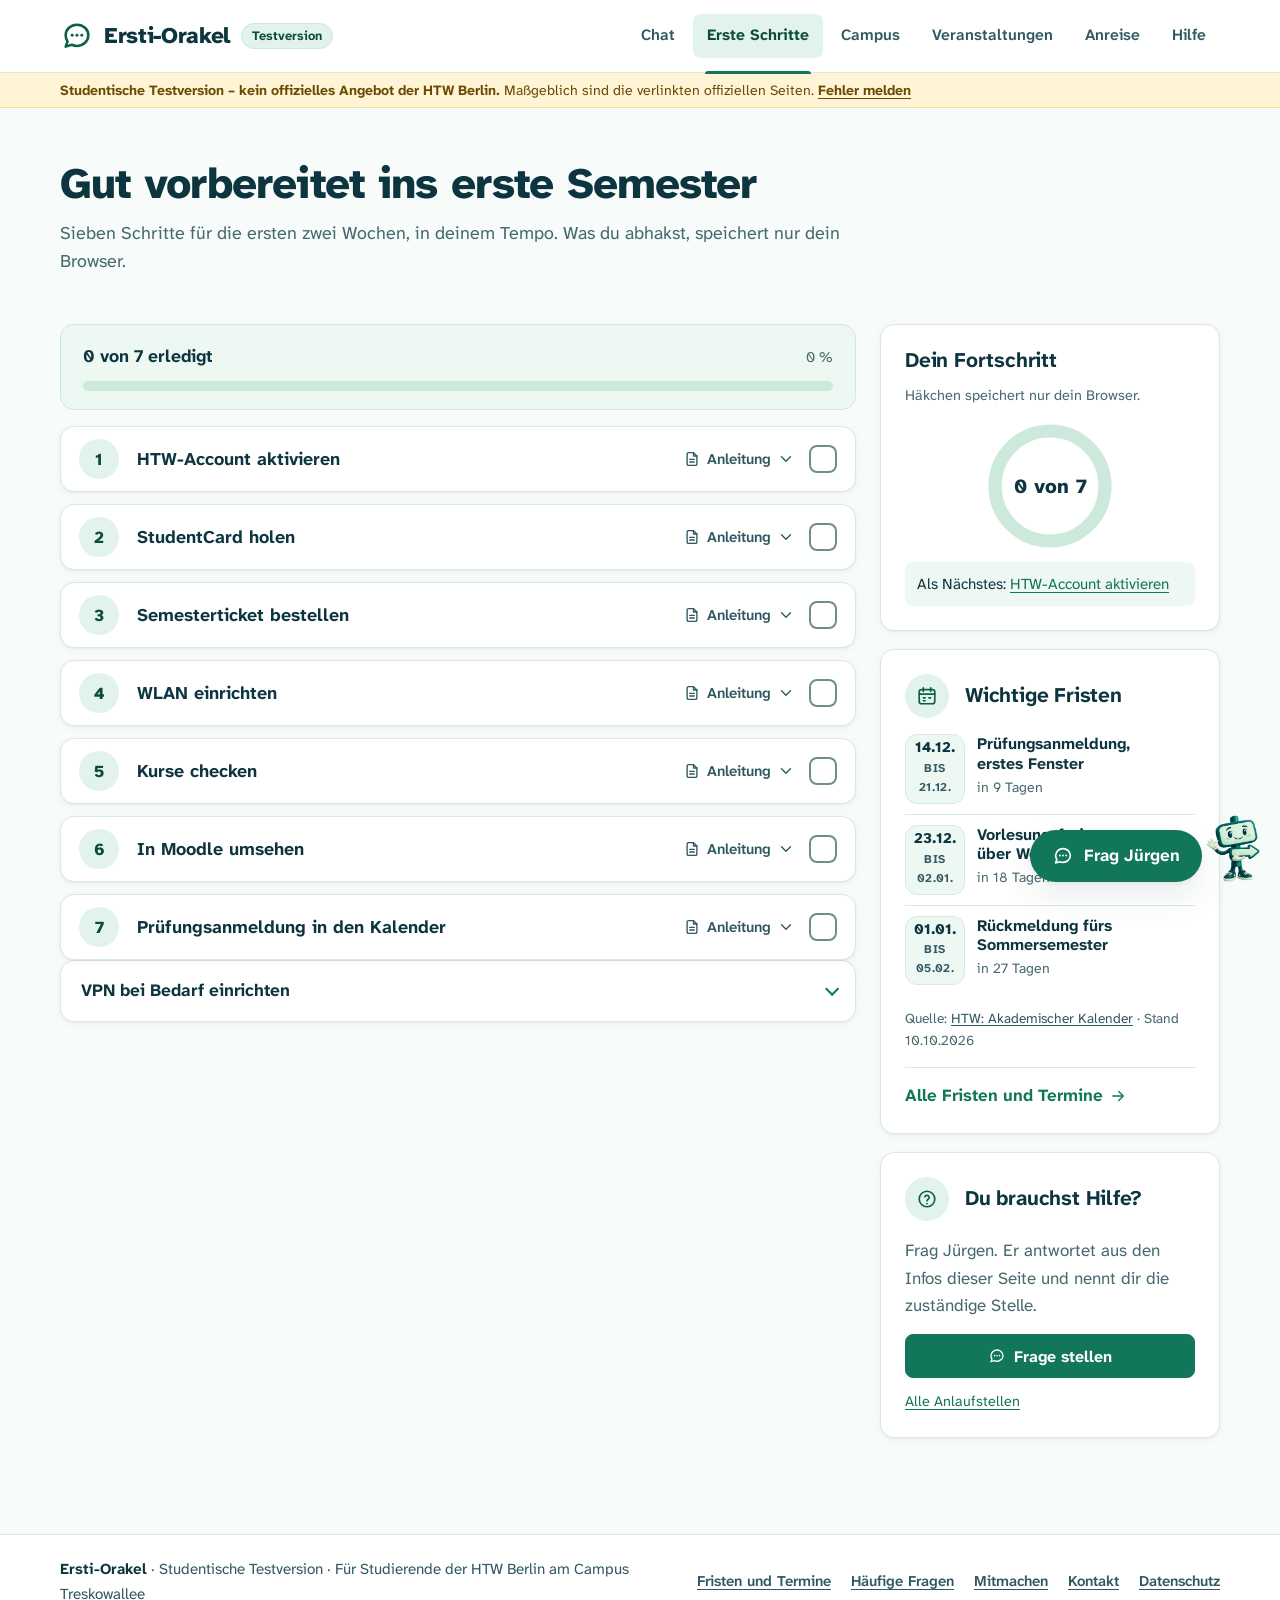
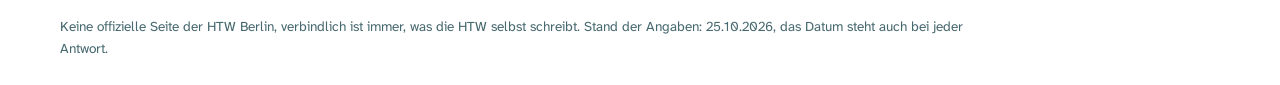
<file: erste-schritte.html>
<!doctype html>
<html lang="de">
<head>
  <meta charset="utf-8">
  <meta name="viewport" content="width=device-width, initial-scale=1">
  <title>Erste Schritte | Ersti-Orakel</title>
  <!-- Testversion: Suchmaschinen sollen die Seite noch nicht aufnehmen. Das ist kein Zugangsschutz, jeder mit dem Link kann sie öffnen. Vor dem offiziellen Start entfernen. -->
  <meta name="robots" content="noindex, nofollow">
  <meta name="description" content="Account, StudentCard, Semesterticket, WLAN, Kurse, Moodle, Prüfungsanmeldung: sieben Dinge für die ersten zwei Wochen am Campus Treskowallee.">
  <meta name="theme-color" content="#ffffff">
  <link rel="icon" href="assets/img/favicon.svg?v=fb75973898" type="image/svg+xml">
  <link rel="stylesheet" href="assets/css/style.css?v=0a6980a8d1">
</head>
<body data-seite="schritte">
  <a class="skip" href="#inhalt">Zum Inhalt springen</a>
  <header class="kopf">
    <div class="container kopf__innen">
      <a class="logo" href="index.html">
        <svg class="logo__zeichen" viewBox="0 0 24 24" width="34" height="34" fill="none" stroke="currentColor" stroke-width="1.8" stroke-linecap="round" stroke-linejoin="round" aria-hidden="true" focusable="false"><path d="M20 11.5c0 4.1-3.6 7.5-8 7.5-1.3 0-2.6-.3-3.7-.8L4 19.5l1.3-3.7C4.5 14.6 4 13.1 4 11.5 4 7.4 7.6 4 12 4s8 3.4 8 7.5z"/><circle cx="8.6" cy="11.5" r="1.05" fill="currentColor" stroke="none"/><circle cx="12" cy="11.5" r="1.05" fill="currentColor" stroke="none"/><circle cx="15.4" cy="11.5" r="1.05" fill="currentColor" stroke="none"/></svg>
        <span class="logo__text"><span class="logo__name">Ersti-Orakel</span><span class="marke">Testversion</span></span>
      </a>
      <div class="kopf__aktionen">
        <button class="kopf-knopf kopf-knopf--chat" type="button" data-bot-oeffnen><svg viewBox="0 0 24 24" width="24" height="24" fill="none" stroke="currentColor" stroke-width="1.8" stroke-linecap="round" stroke-linejoin="round" aria-hidden="true" focusable="false"><path d="M20 11.5c0 4.1-3.6 7.5-8 7.5-1.3 0-2.6-.3-3.7-.8L4 19.5l1.3-3.7C4.5 14.6 4 13.1 4 11.5 4 7.4 7.6 4 12 4s8 3.4 8 7.5z"/><circle cx="8.6" cy="11.5" r="1.05" fill="currentColor" stroke="none"/><circle cx="12" cy="11.5" r="1.05" fill="currentColor" stroke="none"/><circle cx="15.4" cy="11.5" r="1.05" fill="currentColor" stroke="none"/></svg><span>Chat</span></button>
        <button class="kopf-knopf nav-knopf" type="button" aria-expanded="false" aria-controls="hauptnav" data-nav-toggle><svg class="nav-knopf__auf" viewBox="0 0 24 24" width="24" height="24" fill="none" stroke="currentColor" stroke-width="1.8" stroke-linecap="round" stroke-linejoin="round" aria-hidden="true" focusable="false"><path d="M4 7h16M4 12h16M4 17h16"/></svg><svg class="nav-knopf__zu" viewBox="0 0 24 24" width="24" height="24" fill="none" stroke="currentColor" stroke-width="1.8" stroke-linecap="round" stroke-linejoin="round" aria-hidden="true" focusable="false"><path d="M6 6l12 12M18 6 6 18"/></svg><span class="nav-knopf__text">Menü</span></button>
      </div>
      <nav id="hauptnav" class="nav" aria-label="Hauptnavigation">
          <a href="index.html#chat" data-nav="start">Chat</a>
          <a href="erste-schritte.html" data-nav="schritte">Erste Schritte</a>
          <a href="campus.html" data-nav="campus">Campus</a>
          <a href="veranstaltungen.html" data-nav="veranstaltungen">Veranstaltungen</a>
          <a href="anreise.html" data-nav="anreise">Anreise</a>
          <a href="hilfe.html" data-nav="hilfe">Hilfe</a>
      </nav>
    </div>
  </header>

  <aside class="testband" aria-label="Hinweis zur Testversion"><div class="container"><b>Studentische Testversion – kein offizielles Angebot der HTW Berlin.</b> Maßgeblich sind die verlinkten offiziellen Seiten. <a href="mitmachen.html#feedback">Fehler melden</a></div></aside>

  <main id="inhalt">

    <header class="seitenkopf">
      <div class="container">
        <h1>Gut vorbereitet ins erste Semester</h1>
        <p class="seitenkopf__lead">Sieben Schritte für die ersten zwei Wochen, in deinem Tempo. Was du abhakst, speichert nur dein Browser.</p>
      </div>
    </header>
    <div class="container abschnitt schritte-raster">
      <div>
        <div class="karte karte--mint fortschrittskarte">
          <div class="fortschrittskarte__kopf"><span class="fortschritt__text" data-fortschritt aria-live="polite">0 von 7 erledigt</span><span class="fortschritt__prozent" data-fortschritt-prozent>0 %</span></div>
          <div class="fortschritt"><span class="fortschritt__balken" role="progressbar" aria-label="Fortschritt der ersten Schritte" aria-valuemin="0" aria-valuemax="7" aria-valuenow="0"><span data-fortschritt-balken></span></span></div>
        </div>
        <ol class="schrittliste" data-schritte>
          <li class="karte leer">Die Anleitungen brauchen JavaScript. Ist es ausgeschaltet, hilft dir die Allgemeine Studienberatung weiter, studienberatung@htw-berlin.de.</li>
        </ol>
        <details class="klapp" id="vpn">
          <summary>VPN bei Bedarf einrichten</summary>
          <div class="klapp__inhalt">

            <div class="fliesstext">
              <p>Manche Dienste der HTW gibt es nur im internen Netz der Hochschule. Von zu Hause oder unterwegs kommst du über das VPN dorthin. Das gehört nicht zu den ersten Schritten, du brauchst es erst, wenn ein Dienst danach fragt.</p>
              <ul class="liste-knapp">
                <li>Eingerichtet wird das VPN mit dem Programm OpenVPN.</li>
                <li>Du brauchst deinen HTW-Account, die Zwei-Faktor-Anmeldung der Hochschule und Administratorrechte auf deinem Gerät.</li>
                <li>An der HTW selbst, auch im eduroam, kommt keine OpenVPN-Verbindung zustande. Dort brauchst du sie auch nicht.</li>
                <li>Das Rechenzentrum hat eigene Anleitungen für Windows, macOS, iPhone und iPad, Android und Linux.</li>
              </ul>
              <p>Angemeldet wird nur bei der HTW. Gib Passwort und Bestätigungscode nirgendwo sonst ein.</p>
              <p><a class="knopf" href="https://rz.htw-berlin.de/anleitungen/vpn">VPN einrichten – offizielle HTW-Anleitung <svg viewBox="0 0 24 24" width="24" height="24" fill="none" stroke="currentColor" stroke-width="1.8" stroke-linecap="round" stroke-linejoin="round" aria-hidden="true" focusable="false"><path d="M14 4.5h5.5V10M19.5 4.5l-8 8"/><path d="M18 14v4.5a1.5 1.5 0 0 1-1.5 1.5h-11A1.5 1.5 0 0 1 4 18.5v-11A1.5 1.5 0 0 1 5.5 6H10"/></svg></a></p>
              <p class="quelle">Quelle: <a href="https://rz.htw-berlin.de/anleitungen/vpn">Rechenzentrum: VPN-Einwahl (OpenVPN)</a> · Stand 23.10.2026</p>
            </div>
          </div>
        </details>
      </div>
      <aside class="seitenleiste" aria-label="Fortschritt, Fristen und Hilfe">
        <section class="karte karte--fortschritt" aria-labelledby="fort-titel">
          <h2 id="fort-titel">Dein Fortschritt</h2>
          <p class="leise klein">Häkchen speichert nur dein Browser.</p>
          <div class="ring" aria-hidden="true">
            <svg viewBox="0 0 120 120"><circle class="ring__grund" cx="60" cy="60" r="50" fill="none" stroke-width="12"/><circle class="ring__wert" cx="60" cy="60" r="50" fill="none" stroke-width="12" stroke-linecap="round" stroke-dasharray="314.16" stroke-dashoffset="314.16" data-ring/></svg>
            <span class="ring__text" data-ring-text>0 von 7</span>
          </div>
          <p class="naechster-schritt" data-naechster-schritt>Fang mit dem HTW-Account an.</p>
        </section>
        <section class="karte" aria-labelledby="fristen-titel">
          <div class="kartenkopf"><span class="symbolkreis symbolkreis--klein" aria-hidden="true"><svg viewBox="0 0 24 24" width="24" height="24" fill="none" stroke="currentColor" stroke-width="1.8" stroke-linecap="round" stroke-linejoin="round" aria-hidden="true" focusable="false"><rect x="3.5" y="5" width="17" height="15.5" rx="2.5"/><path d="M3.5 10h17M8 3v4M16 3v4M8 14h2M14 14h2M8 17.2h2"/></svg></span><h2 id="fristen-titel">Wichtige Fristen</h2></div>
          <div data-fristen="3" data-kompakt><p class="leer">Prüfungsanmeldung: 14. bis 21. Dezember 2026 und 4. bis 8. Januar 2027.</p></div>
          <p class="quelle">Quelle: <a href="https://www.htw-berlin.de/studium/studienorganisation/akademischer-kalender">HTW: Akademischer Kalender</a> · Stand <span data-stand>10.10.2026</span></p>
          <div class="kartenfuss"><a class="textlink" href="semester.html">Alle Fristen und Termine <svg viewBox="0 0 24 24" width="24" height="24" fill="none" stroke="currentColor" stroke-width="1.8" stroke-linecap="round" stroke-linejoin="round" aria-hidden="true" focusable="false"><path d="M5 12h14M13 6l6 6-6 6"/></svg></a></div>
        </section>
        <section class="karte" aria-labelledby="hilfe-titel">
          <div class="kartenkopf"><span class="symbolkreis symbolkreis--klein" aria-hidden="true"><svg viewBox="0 0 24 24" width="24" height="24" fill="none" stroke="currentColor" stroke-width="1.8" stroke-linecap="round" stroke-linejoin="round" aria-hidden="true" focusable="false"><circle cx="12" cy="12" r="8.5"/><path d="M9.6 9.5a2.5 2.5 0 0 1 4.8.9c0 1.7-2.4 2.2-2.4 3.6"/><circle cx="12" cy="17" r="1" fill="currentColor" stroke="none"/></svg></span><h2 id="hilfe-titel">Du brauchst Hilfe?</h2></div>
          <p class="leise">Frag Jürgen. Er antwortet aus den Infos dieser Seite und nennt dir die zuständige Stelle.</p>
          <button class="knopf knopf--voll" type="button" data-bot-oeffnen><svg viewBox="0 0 24 24" width="24" height="24" fill="none" stroke="currentColor" stroke-width="1.8" stroke-linecap="round" stroke-linejoin="round" aria-hidden="true" focusable="false"><path d="M20 11.5c0 4.1-3.6 7.5-8 7.5-1.3 0-2.6-.3-3.7-.8L4 19.5l1.3-3.7C4.5 14.6 4 13.1 4 11.5 4 7.4 7.6 4 12 4s8 3.4 8 7.5z"/><circle cx="8.6" cy="11.5" r="1.05" fill="currentColor" stroke="none"/><circle cx="12" cy="11.5" r="1.05" fill="currentColor" stroke="none"/><circle cx="15.4" cy="11.5" r="1.05" fill="currentColor" stroke="none"/></svg> Frage stellen</button>
          <p class="klein" style="margin-top:12px"><a href="hilfe.html">Alle Anlaufstellen</a></p>
        </section>
      </aside>
    </div>

  </main>

  <footer class="fuss">
    <div class="container fuss__innen">
      <p class="fuss__name"><b>Ersti-Orakel</b> · Studentische Testversion · Für Studierende der HTW Berlin am Campus Treskowallee</p>
      <nav aria-label="Weitere Seiten">
        <ul class="fuss__links">
          <li><a href="semester.html">Fristen und Termine</a></li>
          <li><a href="fragen.html">Häufige Fragen</a></li>
          <li><a href="mitmachen.html">Mitmachen</a></li>
          <li><a href="ueber.html#kontakt">Kontakt</a></li>
          <li><a href="ueber.html#datenschutz">Datenschutz</a></li>
        </ul>
      </nav>
      <p class="fuss__hinweis">Keine offizielle Seite der HTW Berlin, verbindlich ist immer, was die HTW selbst schreibt. Stand der Angaben: <span data-letzte-pruefung>14.10.2026</span>, das Datum steht auch bei jeder Antwort.</p>
    </div>
  </footer>

  <script src="assets/js/daten.js?v=8dec03c820"></script>
  <script src="assets/js/fragen.js?v=14b425313b"></script>
  <script src="assets/js/icons.js?v=e1792373f3"></script>
  <script src="assets/js/suche.js?v=cdf3fb4f69"></script>
  <script src="assets/js/app.js?v=7cbb9f8e8d"></script>
  <script src="assets/js/chat.js?v=51ee8ca8e5"></script>
</body>
</html>
</file>
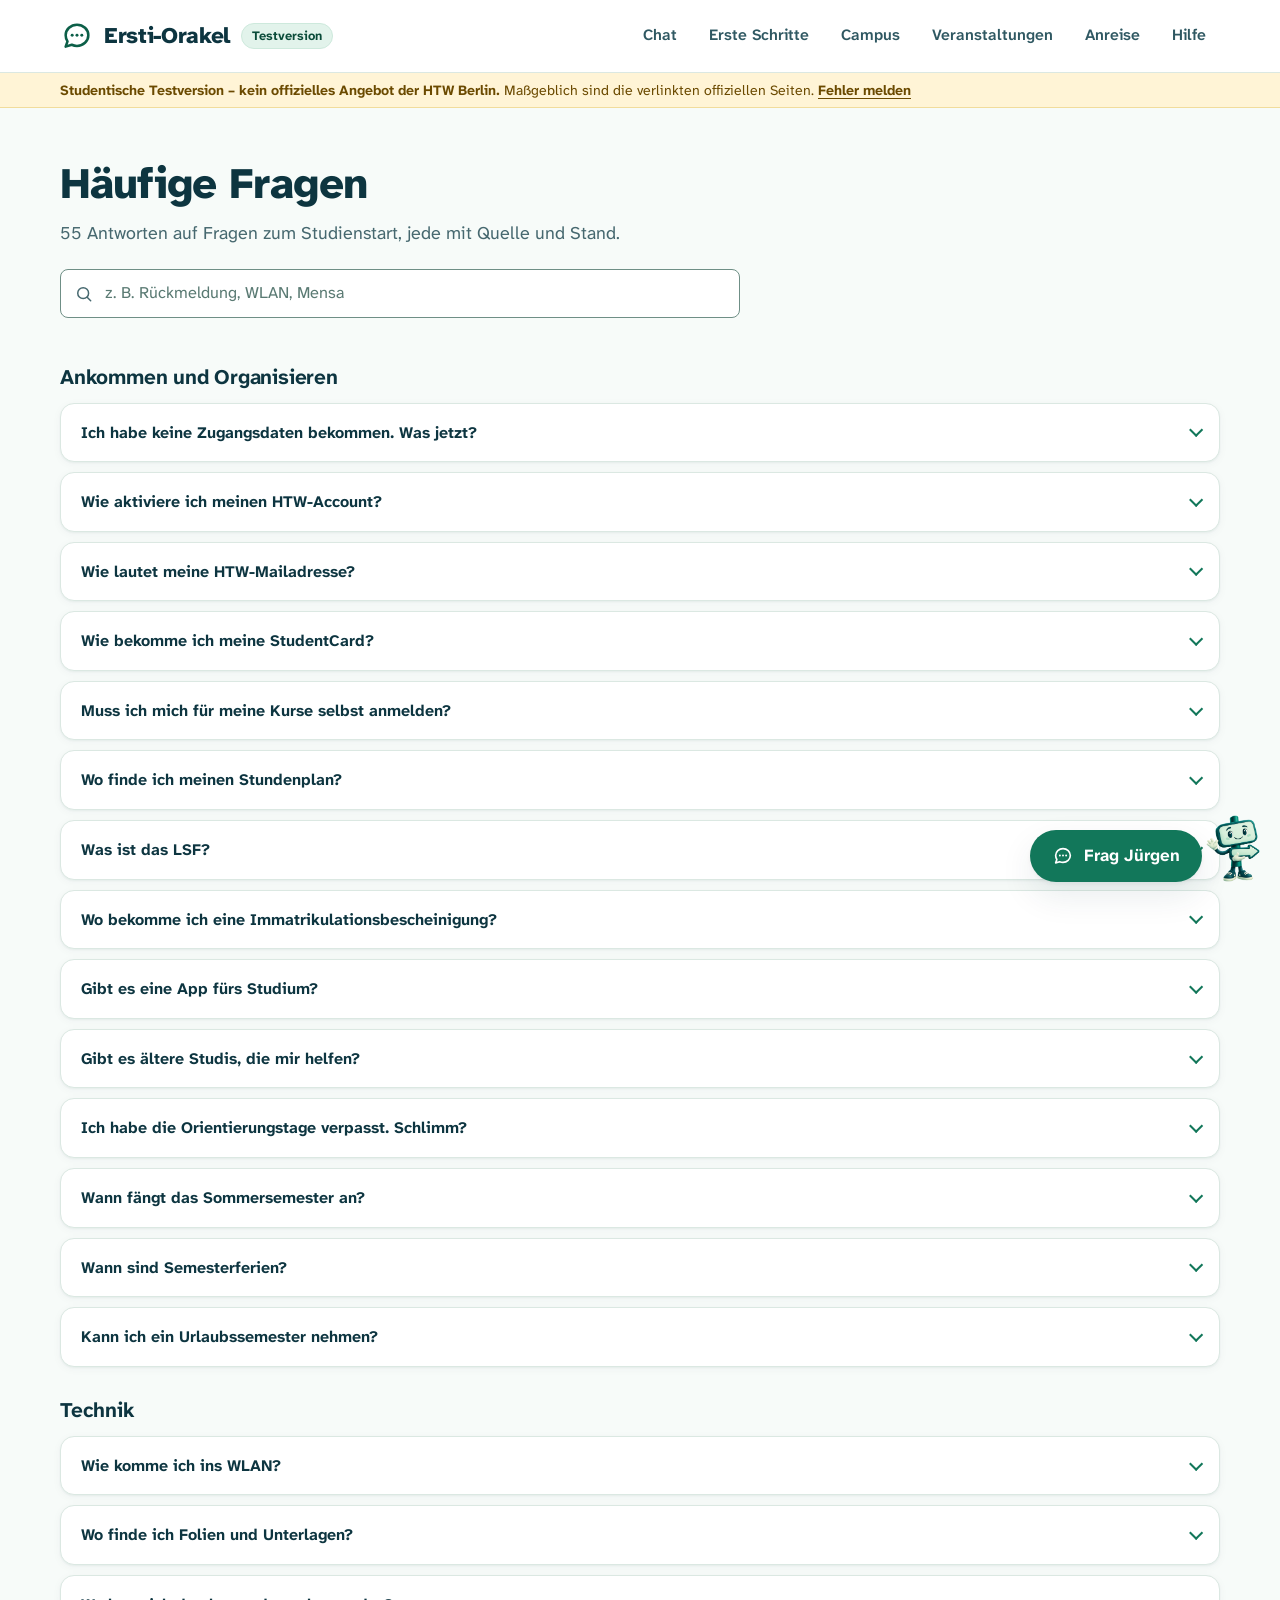
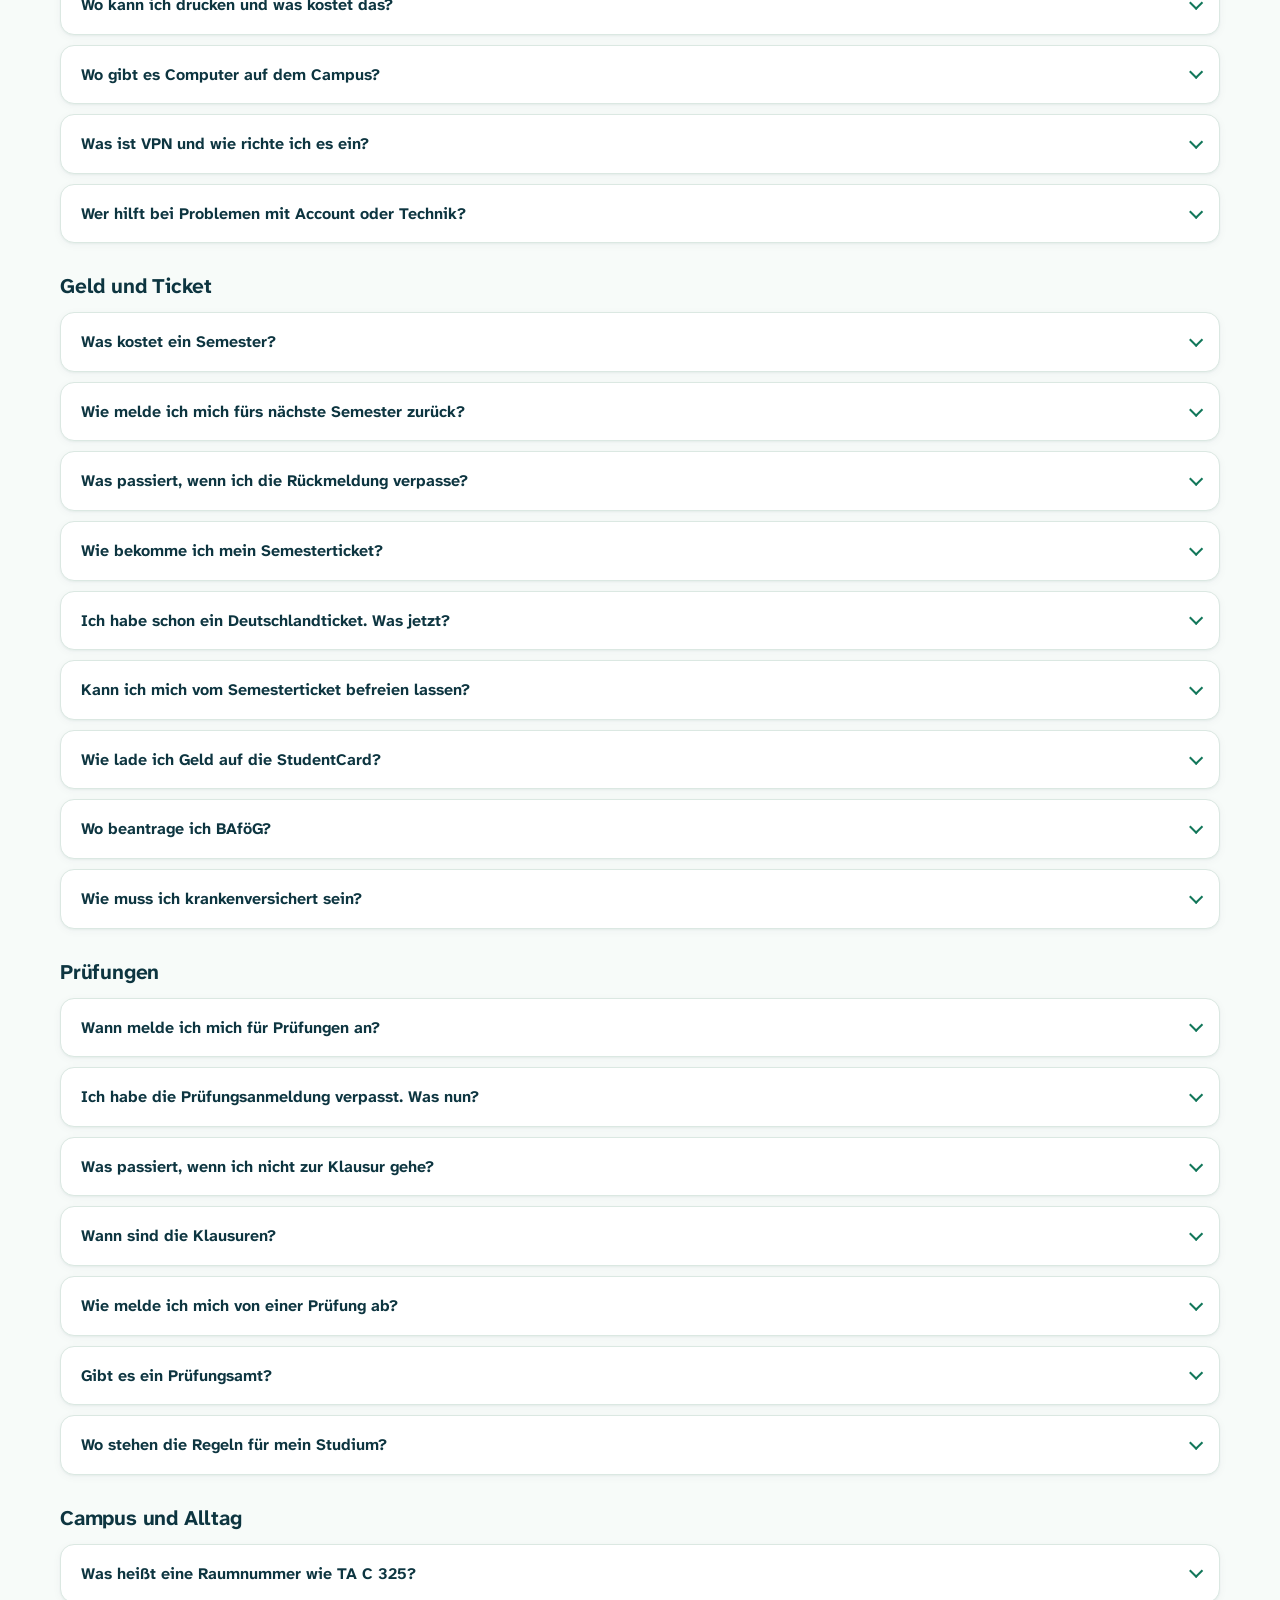
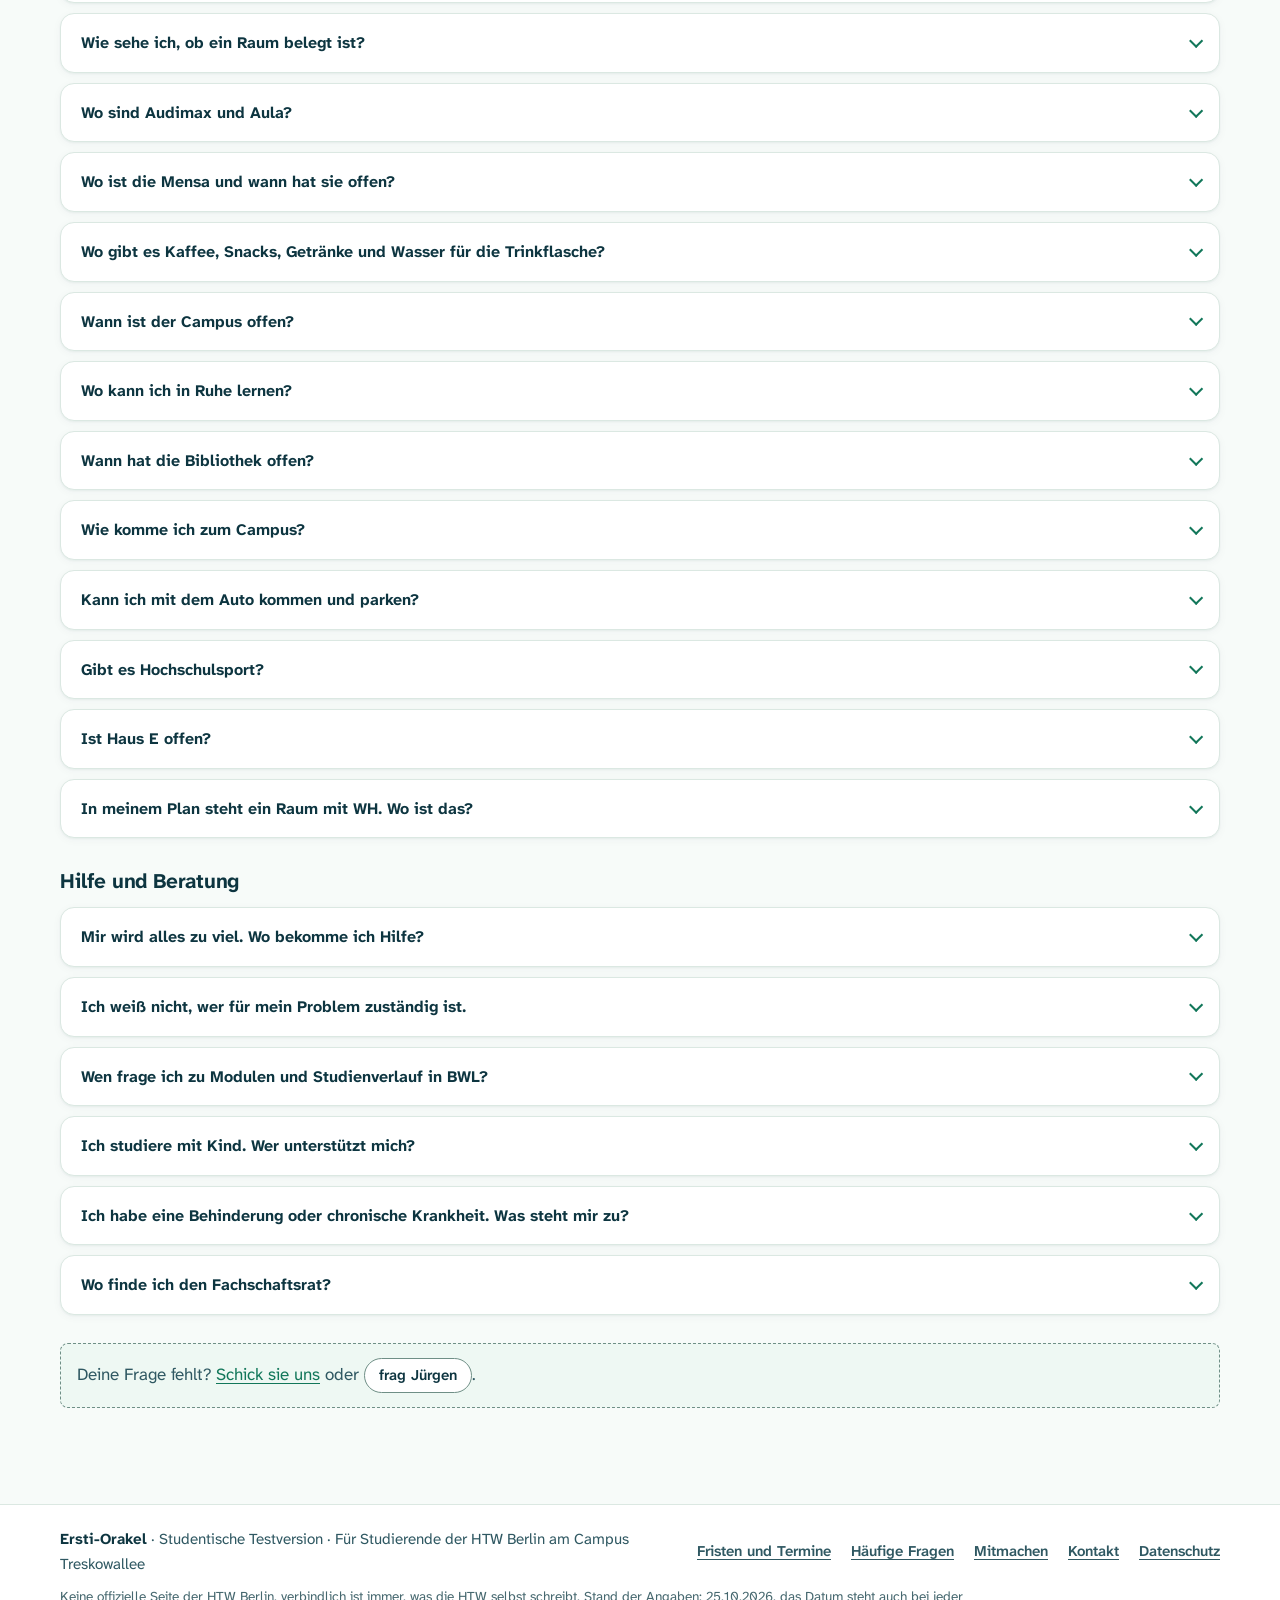
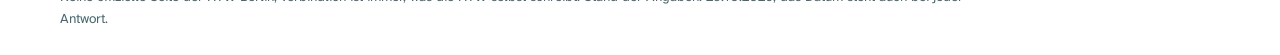
<file: fragen.html>
<!doctype html>
<html lang="de">
<head>
  <meta charset="utf-8">
  <meta name="viewport" content="width=device-width, initial-scale=1">
  <title>Häufige Fragen | Ersti-Orakel</title>
  <!-- Testversion: Suchmaschinen sollen die Seite noch nicht aufnehmen. Das ist kein Zugangsschutz, jeder mit dem Link kann sie öffnen. Vor dem offiziellen Start entfernen. -->
  <meta name="robots" content="noindex, nofollow">
  <meta name="description" content="Antworten auf die Fragen, die Erstsemester am Campus Treskowallee am Anfang stellen, jede mit Quelle.">
  <meta name="theme-color" content="#ffffff">
  <link rel="icon" href="assets/img/favicon.svg?v=fb75973898" type="image/svg+xml">
  <link rel="stylesheet" href="assets/css/style.css?v=0a6980a8d1">
</head>
<body data-seite="fragen">
  <a class="skip" href="#inhalt">Zum Inhalt springen</a>
  <header class="kopf">
    <div class="container kopf__innen">
      <a class="logo" href="index.html">
        <svg class="logo__zeichen" viewBox="0 0 24 24" width="34" height="34" fill="none" stroke="currentColor" stroke-width="1.8" stroke-linecap="round" stroke-linejoin="round" aria-hidden="true" focusable="false"><path d="M20 11.5c0 4.1-3.6 7.5-8 7.5-1.3 0-2.6-.3-3.7-.8L4 19.5l1.3-3.7C4.5 14.6 4 13.1 4 11.5 4 7.4 7.6 4 12 4s8 3.4 8 7.5z"/><circle cx="8.6" cy="11.5" r="1.05" fill="currentColor" stroke="none"/><circle cx="12" cy="11.5" r="1.05" fill="currentColor" stroke="none"/><circle cx="15.4" cy="11.5" r="1.05" fill="currentColor" stroke="none"/></svg>
        <span class="logo__text"><span class="logo__name">Ersti-Orakel</span><span class="marke">Testversion</span></span>
      </a>
      <div class="kopf__aktionen">
        <button class="kopf-knopf kopf-knopf--chat" type="button" data-bot-oeffnen><svg viewBox="0 0 24 24" width="24" height="24" fill="none" stroke="currentColor" stroke-width="1.8" stroke-linecap="round" stroke-linejoin="round" aria-hidden="true" focusable="false"><path d="M20 11.5c0 4.1-3.6 7.5-8 7.5-1.3 0-2.6-.3-3.7-.8L4 19.5l1.3-3.7C4.5 14.6 4 13.1 4 11.5 4 7.4 7.6 4 12 4s8 3.4 8 7.5z"/><circle cx="8.6" cy="11.5" r="1.05" fill="currentColor" stroke="none"/><circle cx="12" cy="11.5" r="1.05" fill="currentColor" stroke="none"/><circle cx="15.4" cy="11.5" r="1.05" fill="currentColor" stroke="none"/></svg><span>Chat</span></button>
        <button class="kopf-knopf nav-knopf" type="button" aria-expanded="false" aria-controls="hauptnav" data-nav-toggle><svg class="nav-knopf__auf" viewBox="0 0 24 24" width="24" height="24" fill="none" stroke="currentColor" stroke-width="1.8" stroke-linecap="round" stroke-linejoin="round" aria-hidden="true" focusable="false"><path d="M4 7h16M4 12h16M4 17h16"/></svg><svg class="nav-knopf__zu" viewBox="0 0 24 24" width="24" height="24" fill="none" stroke="currentColor" stroke-width="1.8" stroke-linecap="round" stroke-linejoin="round" aria-hidden="true" focusable="false"><path d="M6 6l12 12M18 6 6 18"/></svg><span class="nav-knopf__text">Menü</span></button>
      </div>
      <nav id="hauptnav" class="nav" aria-label="Hauptnavigation">
          <a href="index.html#chat" data-nav="start">Chat</a>
          <a href="erste-schritte.html" data-nav="schritte">Erste Schritte</a>
          <a href="campus.html" data-nav="campus">Campus</a>
          <a href="veranstaltungen.html" data-nav="veranstaltungen">Veranstaltungen</a>
          <a href="anreise.html" data-nav="anreise">Anreise</a>
          <a href="hilfe.html" data-nav="hilfe">Hilfe</a>
      </nav>
    </div>
  </header>

  <aside class="testband" aria-label="Hinweis zur Testversion"><div class="container"><b>Studentische Testversion – kein offizielles Angebot der HTW Berlin.</b> Maßgeblich sind die verlinkten offiziellen Seiten. <a href="mitmachen.html#feedback">Fehler melden</a></div></aside>

  <main id="inhalt">

    <header class="seitenkopf">
      <div class="container">
        <h1>Häufige Fragen</h1>
        <p class="seitenkopf__lead"><span data-anzahl-fragen>52</span> Antworten auf Fragen zum Studienstart, jede mit Quelle und Stand.</p>
        <div class="suchfeld">
          <label for="faq-suche" class="sr-only">Fragen durchsuchen</label>
          <svg viewBox="0 0 24 24" width="24" height="24" fill="none" stroke="currentColor" stroke-width="1.8" stroke-linecap="round" stroke-linejoin="round" aria-hidden="true" focusable="false"><circle cx="11" cy="11" r="6.5"/><path d="M20 20l-4.2-4.2"/></svg>
          <input class="feld" id="faq-suche" type="search" placeholder="z. B. Rückmeldung, WLAN, Mensa" autocomplete="off" data-faq-suche>
        </div>
      </div>
    </header>
    <div class="container abschnitt">
      <div data-faq></div>
      <p class="leer" style="margin-top:28px">Deine Frage fehlt? <a href="mitmachen.html?art=frage#feedback">Schick sie uns</a> oder <button class="chip" type="button" data-bot-oeffnen>frag Jürgen</button>.</p>
    </div>

  </main>

  <footer class="fuss">
    <div class="container fuss__innen">
      <p class="fuss__name"><b>Ersti-Orakel</b> · Studentische Testversion · Für Studierende der HTW Berlin am Campus Treskowallee</p>
      <nav aria-label="Weitere Seiten">
        <ul class="fuss__links">
          <li><a href="semester.html">Fristen und Termine</a></li>
          <li><a href="fragen.html">Häufige Fragen</a></li>
          <li><a href="mitmachen.html">Mitmachen</a></li>
          <li><a href="ueber.html#kontakt">Kontakt</a></li>
          <li><a href="ueber.html#datenschutz">Datenschutz</a></li>
        </ul>
      </nav>
      <p class="fuss__hinweis">Keine offizielle Seite der HTW Berlin, verbindlich ist immer, was die HTW selbst schreibt. Stand der Angaben: <span data-letzte-pruefung>14.10.2026</span>, das Datum steht auch bei jeder Antwort.</p>
    </div>
  </footer>

  <script src="assets/js/daten.js?v=8dec03c820"></script>
  <script src="assets/js/fragen.js?v=14b425313b"></script>
  <script src="assets/js/icons.js?v=e1792373f3"></script>
  <script src="assets/js/suche.js?v=cdf3fb4f69"></script>
  <script src="assets/js/app.js?v=7cbb9f8e8d"></script>
  <script src="assets/js/chat.js?v=51ee8ca8e5"></script>
</body>
</html>
</file>
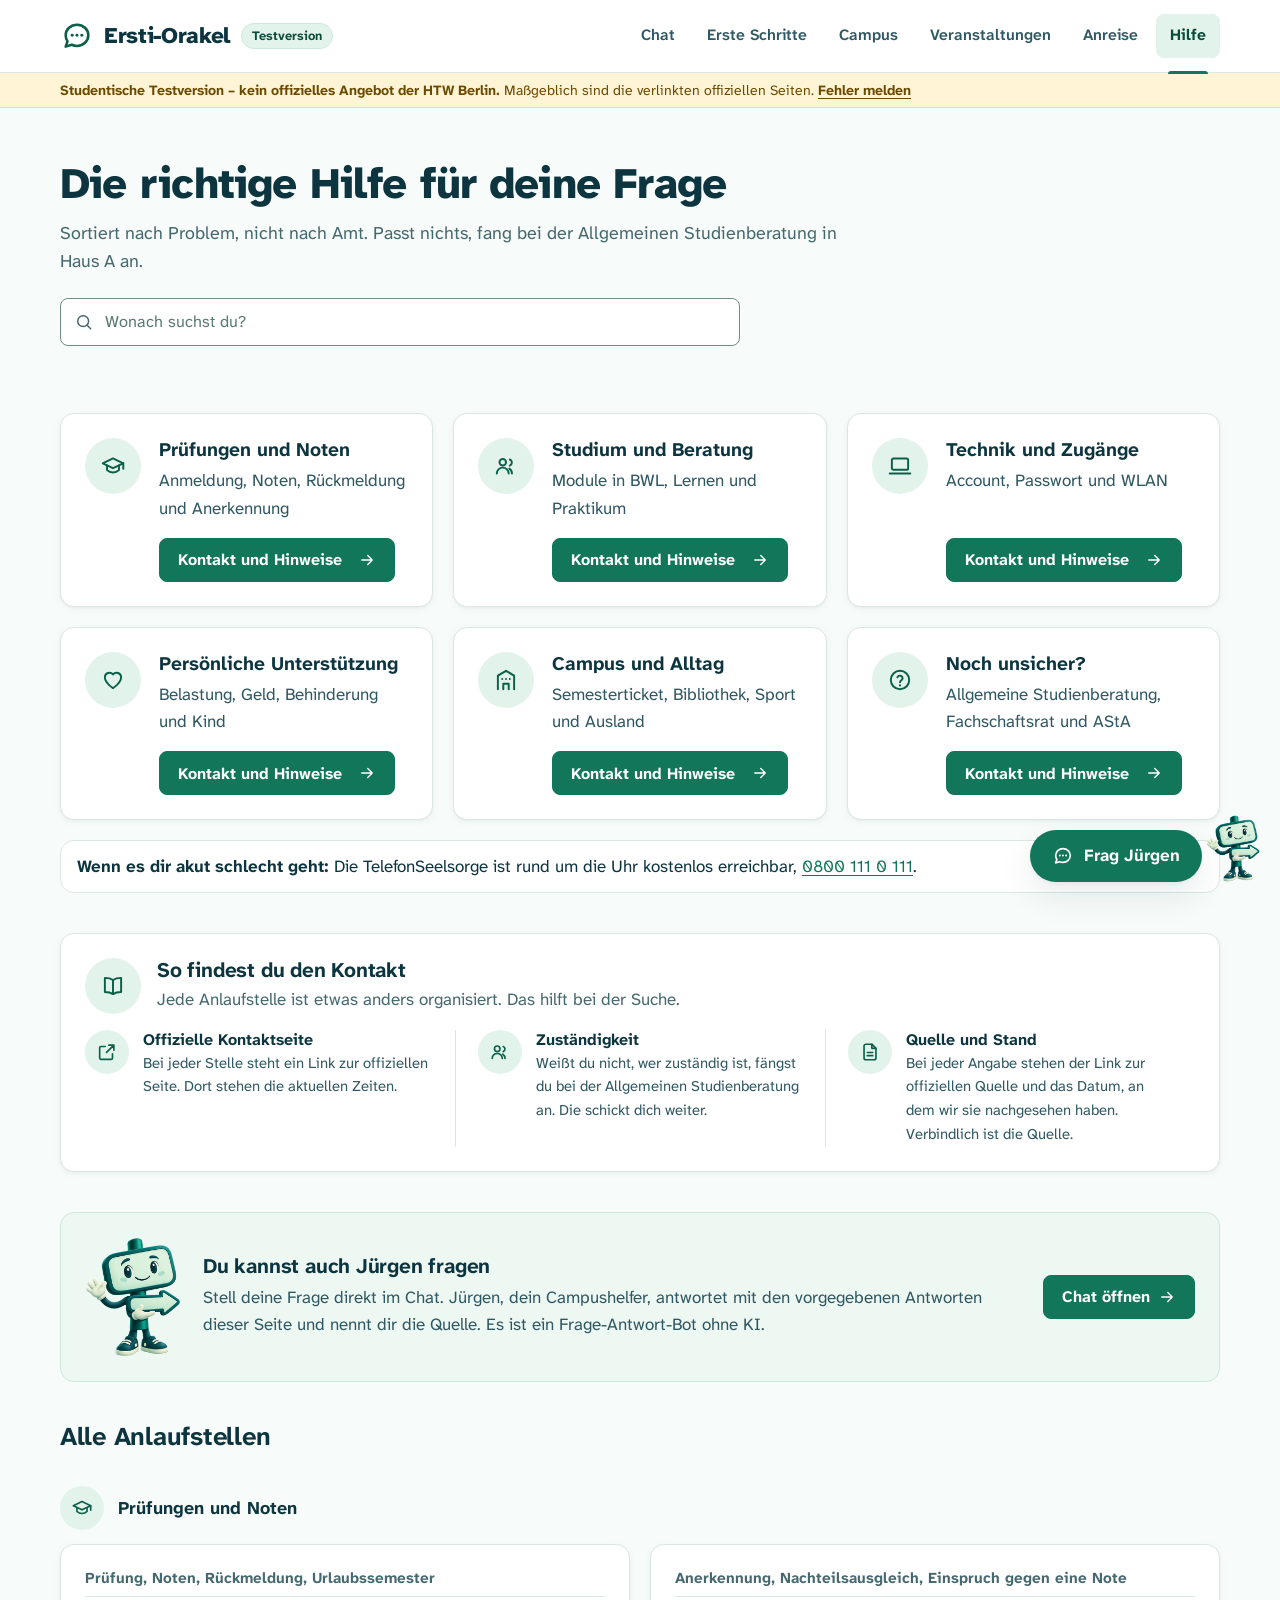
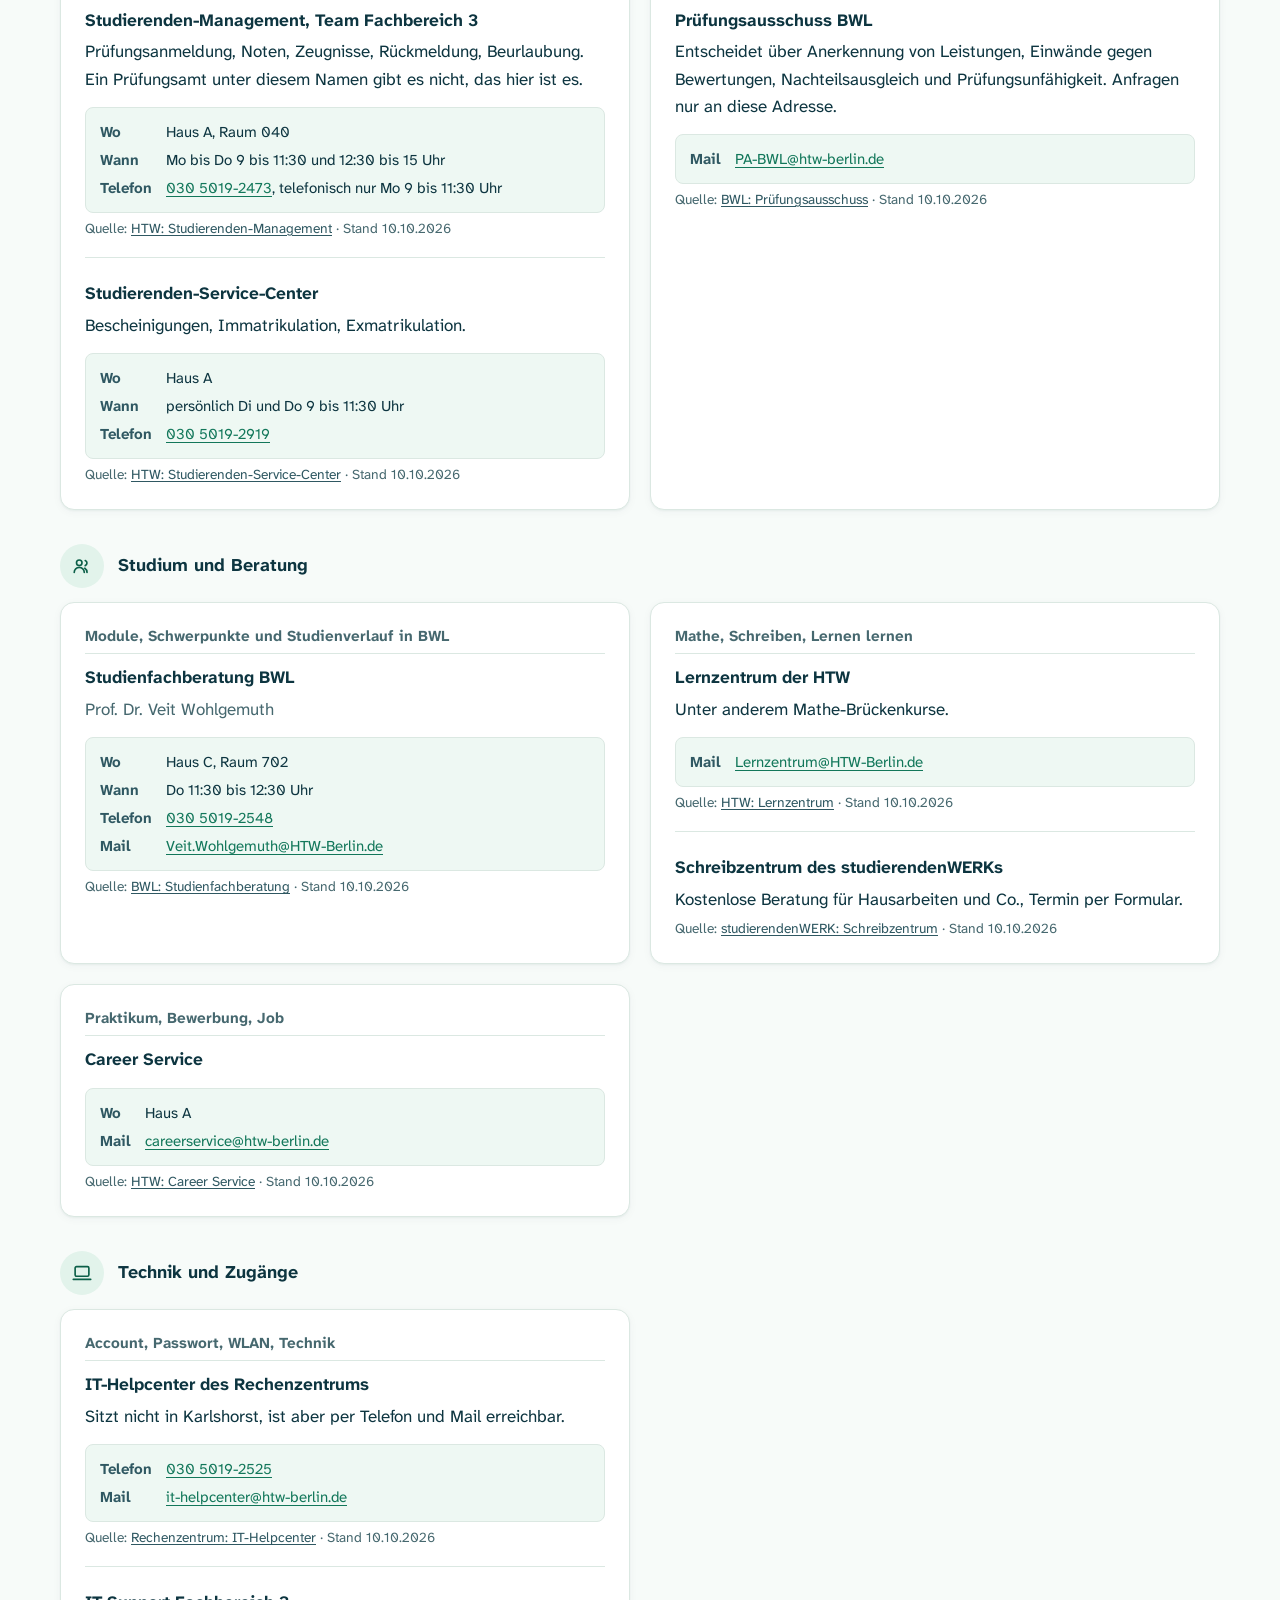
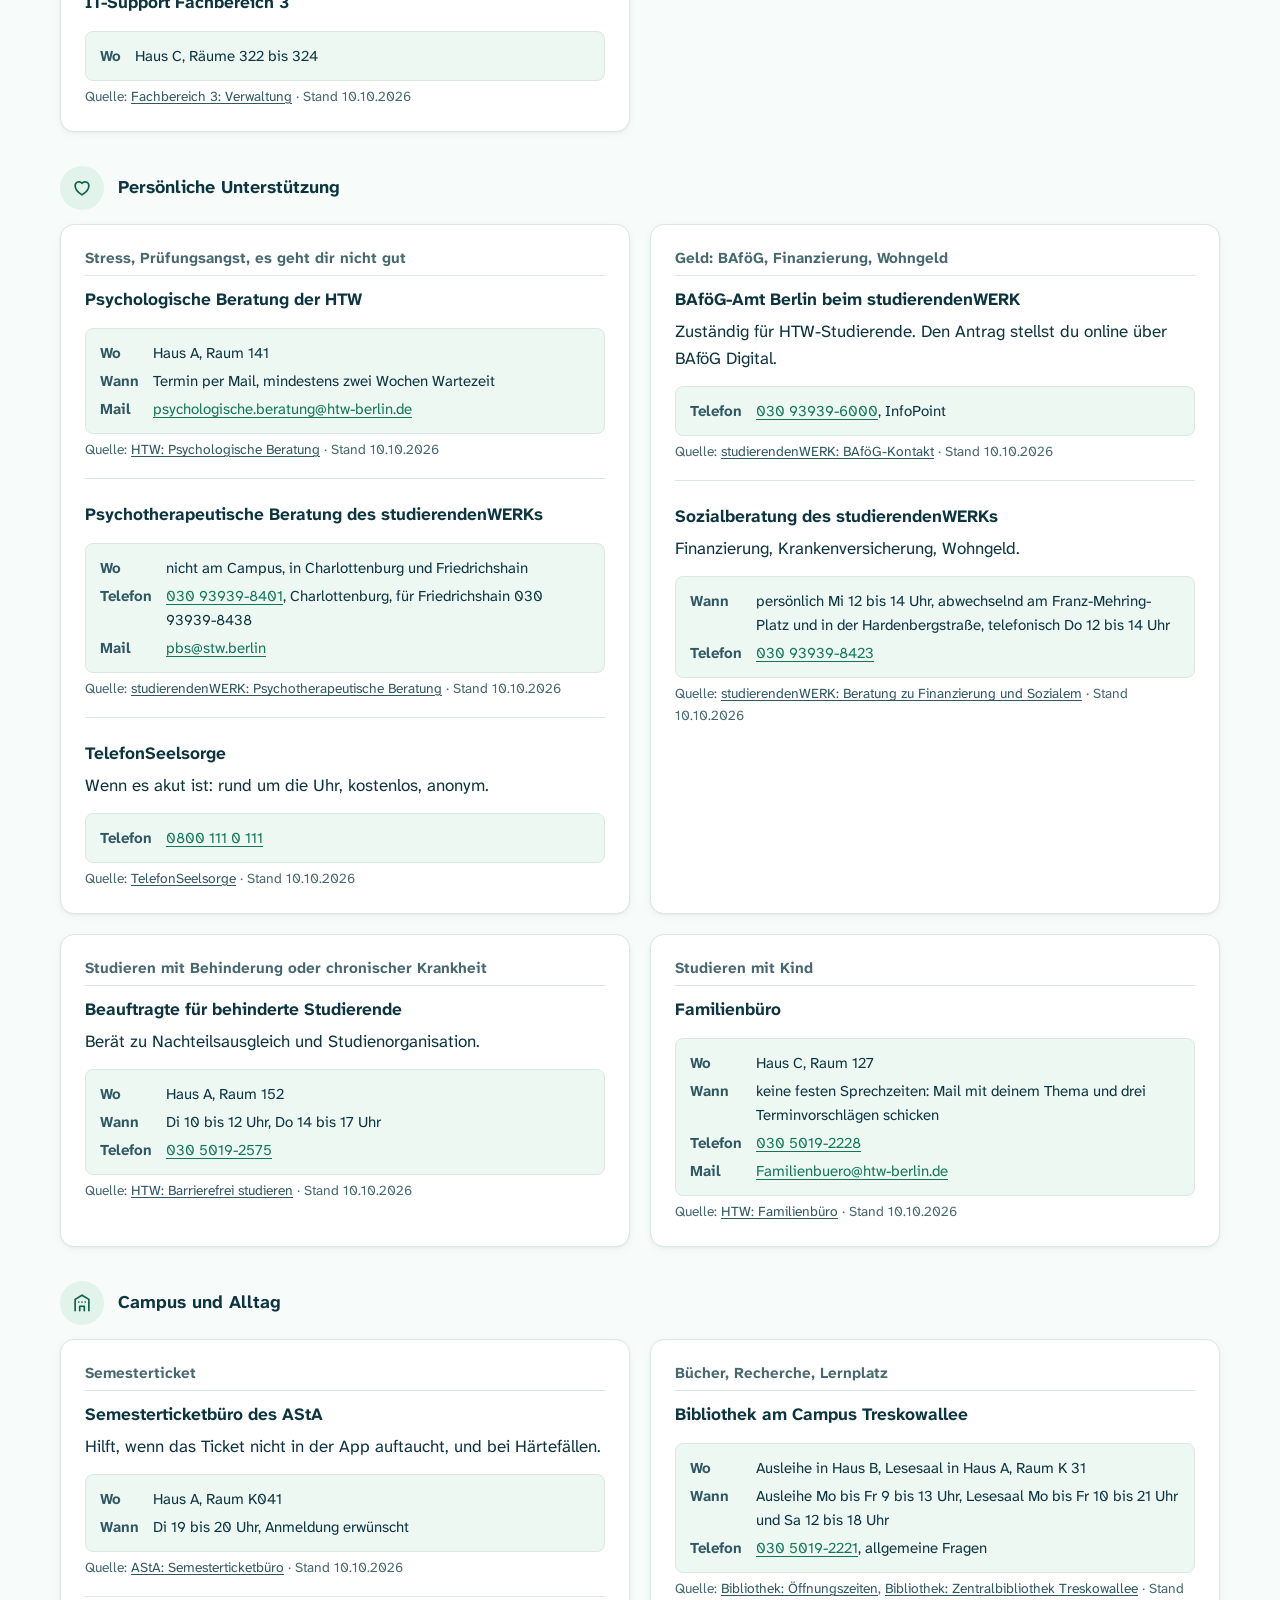
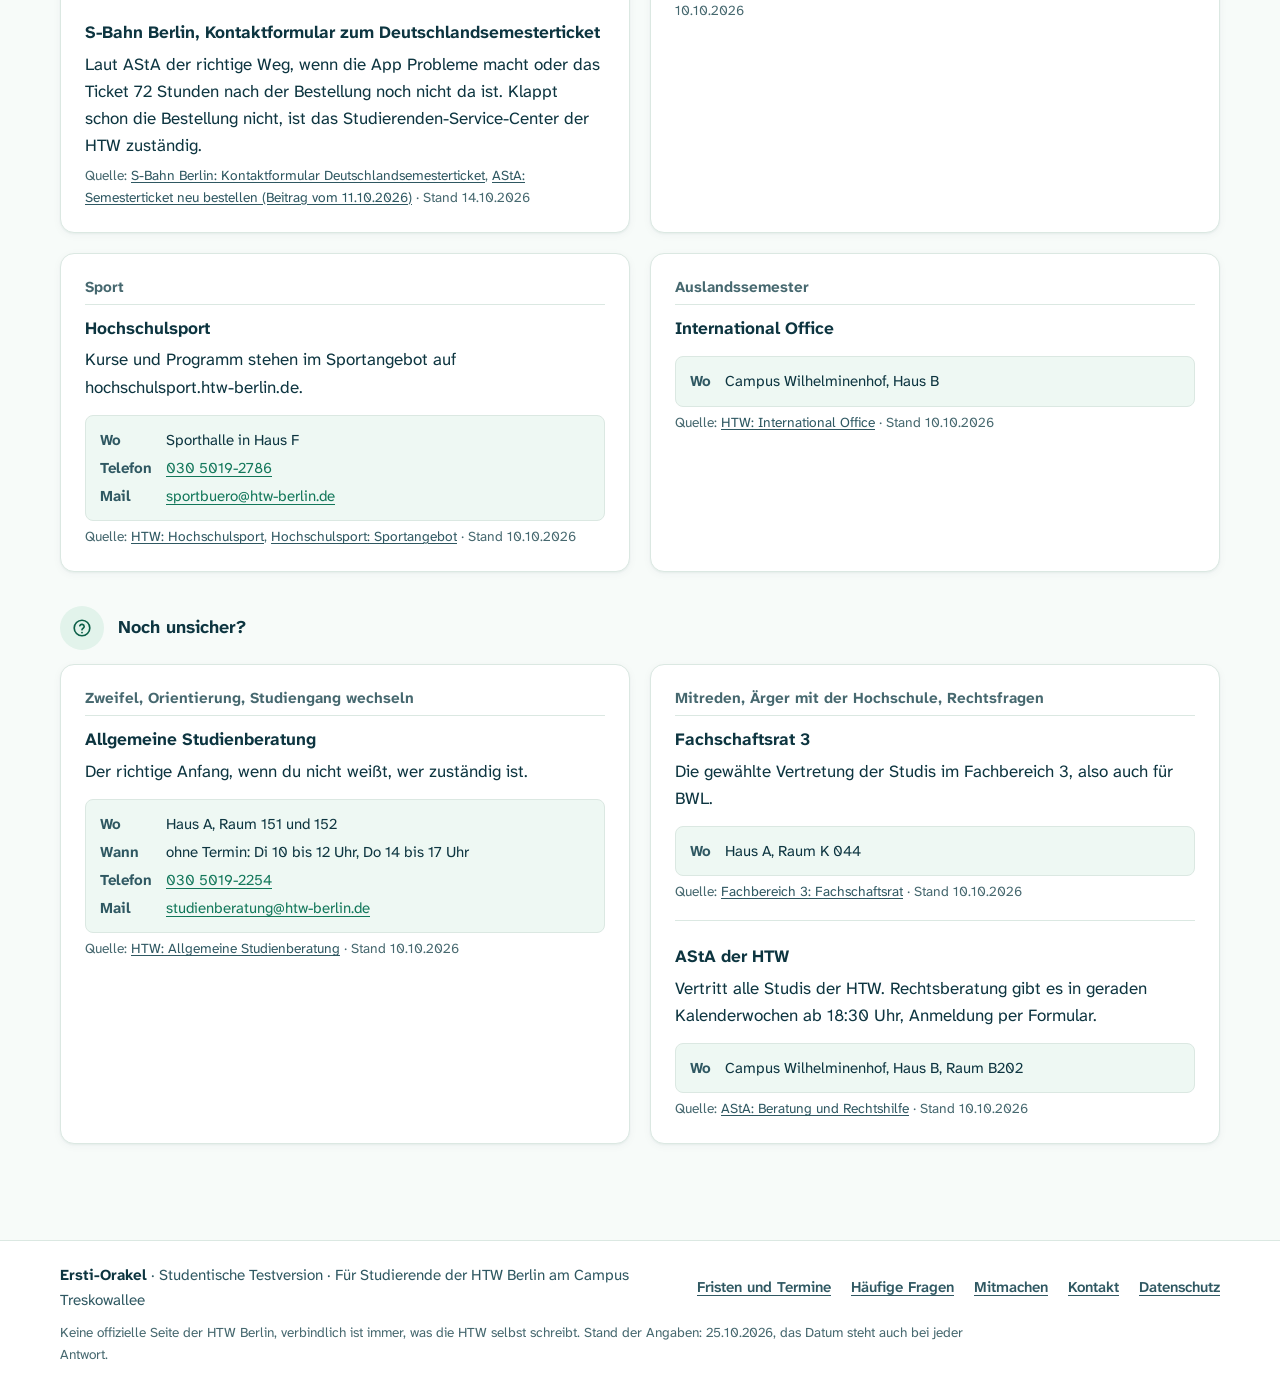
<file: hilfe.html>
<!doctype html>
<html lang="de">
<head>
  <meta charset="utf-8">
  <meta name="viewport" content="width=device-width, initial-scale=1">
  <title>Hilfe und Ansprechpartner | Ersti-Orakel</title>
  <!-- Testversion: Suchmaschinen sollen die Seite noch nicht aufnehmen. Das ist kein Zugangsschutz, jeder mit dem Link kann sie öffnen. Vor dem offiziellen Start entfernen. -->
  <meta name="robots" content="noindex, nofollow">
  <meta name="description" content="Anlaufstellen am Campus Treskowallee, sortiert nach Problem.">
  <meta name="theme-color" content="#ffffff">
  <link rel="icon" href="assets/img/favicon.svg?v=fb75973898" type="image/svg+xml">
  <link rel="stylesheet" href="assets/css/style.css?v=0a6980a8d1">
</head>
<body data-seite="hilfe">
  <a class="skip" href="#inhalt">Zum Inhalt springen</a>
  <header class="kopf">
    <div class="container kopf__innen">
      <a class="logo" href="index.html">
        <svg class="logo__zeichen" viewBox="0 0 24 24" width="34" height="34" fill="none" stroke="currentColor" stroke-width="1.8" stroke-linecap="round" stroke-linejoin="round" aria-hidden="true" focusable="false"><path d="M20 11.5c0 4.1-3.6 7.5-8 7.5-1.3 0-2.6-.3-3.7-.8L4 19.5l1.3-3.7C4.5 14.6 4 13.1 4 11.5 4 7.4 7.6 4 12 4s8 3.4 8 7.5z"/><circle cx="8.6" cy="11.5" r="1.05" fill="currentColor" stroke="none"/><circle cx="12" cy="11.5" r="1.05" fill="currentColor" stroke="none"/><circle cx="15.4" cy="11.5" r="1.05" fill="currentColor" stroke="none"/></svg>
        <span class="logo__text"><span class="logo__name">Ersti-Orakel</span><span class="marke">Testversion</span></span>
      </a>
      <div class="kopf__aktionen">
        <button class="kopf-knopf kopf-knopf--chat" type="button" data-bot-oeffnen><svg viewBox="0 0 24 24" width="24" height="24" fill="none" stroke="currentColor" stroke-width="1.8" stroke-linecap="round" stroke-linejoin="round" aria-hidden="true" focusable="false"><path d="M20 11.5c0 4.1-3.6 7.5-8 7.5-1.3 0-2.6-.3-3.7-.8L4 19.5l1.3-3.7C4.5 14.6 4 13.1 4 11.5 4 7.4 7.6 4 12 4s8 3.4 8 7.5z"/><circle cx="8.6" cy="11.5" r="1.05" fill="currentColor" stroke="none"/><circle cx="12" cy="11.5" r="1.05" fill="currentColor" stroke="none"/><circle cx="15.4" cy="11.5" r="1.05" fill="currentColor" stroke="none"/></svg><span>Chat</span></button>
        <button class="kopf-knopf nav-knopf" type="button" aria-expanded="false" aria-controls="hauptnav" data-nav-toggle><svg class="nav-knopf__auf" viewBox="0 0 24 24" width="24" height="24" fill="none" stroke="currentColor" stroke-width="1.8" stroke-linecap="round" stroke-linejoin="round" aria-hidden="true" focusable="false"><path d="M4 7h16M4 12h16M4 17h16"/></svg><svg class="nav-knopf__zu" viewBox="0 0 24 24" width="24" height="24" fill="none" stroke="currentColor" stroke-width="1.8" stroke-linecap="round" stroke-linejoin="round" aria-hidden="true" focusable="false"><path d="M6 6l12 12M18 6 6 18"/></svg><span class="nav-knopf__text">Menü</span></button>
      </div>
      <nav id="hauptnav" class="nav" aria-label="Hauptnavigation">
          <a href="index.html#chat" data-nav="start">Chat</a>
          <a href="erste-schritte.html" data-nav="schritte">Erste Schritte</a>
          <a href="campus.html" data-nav="campus">Campus</a>
          <a href="veranstaltungen.html" data-nav="veranstaltungen">Veranstaltungen</a>
          <a href="anreise.html" data-nav="anreise">Anreise</a>
          <a href="hilfe.html" data-nav="hilfe">Hilfe</a>
      </nav>
    </div>
  </header>

  <aside class="testband" aria-label="Hinweis zur Testversion"><div class="container"><b>Studentische Testversion – kein offizielles Angebot der HTW Berlin.</b> Maßgeblich sind die verlinkten offiziellen Seiten. <a href="mitmachen.html#feedback">Fehler melden</a></div></aside>

  <main id="inhalt">

    <header class="seitenkopf">
      <div class="container">
        <h1>Die richtige Hilfe für deine Frage</h1>
        <p class="seitenkopf__lead">Sortiert nach Problem, nicht nach Amt. Passt nichts, fang bei der Allgemeinen Studienberatung in Haus A an.</p>
        <div class="suchfeld" data-hilfe-suche hidden>
          <label for="hilfe-suche" class="sr-only">Anlaufstellen durchsuchen</label>
          <svg viewBox="0 0 24 24" width="24" height="24" fill="none" stroke="currentColor" stroke-width="1.8" stroke-linecap="round" stroke-linejoin="round" aria-hidden="true" focusable="false"><circle cx="11" cy="11" r="6.5"/><path d="M20 20l-4.2-4.2"/></svg>
          <input class="feld" id="hilfe-suche" type="search" autocomplete="off" placeholder="Wonach suchst du?">
        </div>
        <p class="hilfe-treffer" aria-live="polite" data-hilfe-treffer></p>
      </div>
    </header>
    <div class="container">
      <section class="bereiche" aria-labelledby="themen-titel">
        <h2 id="themen-titel" class="sr-only">Themen</h2>
        <div class="raster-3" data-hilfe-bereiche>
          <p class="leer">Die Anlaufstellen werden geladen. Falls nichts erscheint, ist JavaScript ausgeschaltet. Dann hilft die Allgemeine Studienberatung, studienberatung@htw-berlin.de.</p>
        </div>
        <p class="notfall"><b>Wenn es dir akut schlecht geht:</b> Die TelefonSeelsorge ist rund um die Uhr kostenlos erreichbar, <a href="tel:08001110111">0800 111 0 111</a>.</p>
      </section>

      <section class="abschnitt karte" aria-labelledby="so-titel">
        <div class="kartenkopf"><span class="symbolkreis" aria-hidden="true"><svg viewBox="0 0 24 24" width="24" height="24" fill="none" stroke="currentColor" stroke-width="1.8" stroke-linecap="round" stroke-linejoin="round" aria-hidden="true" focusable="false"><path d="M12 6.5c-1.8-1.3-4.3-2-7.5-2v13c3.2 0 5.7.7 7.5 2 1.8-1.3 4.3-2 7.5-2v-13c-3.2 0-5.7.7-7.5 2z"/><path d="M12 6.5v13"/></svg></span><div><h2 id="so-titel">So findest du den Kontakt</h2><p>Jede Anlaufstelle ist etwas anders organisiert. Das hilft bei der Suche.</p></div></div>
        <div class="erklaerung">
          <div><span class="symbolkreis symbolkreis--klein" aria-hidden="true"><svg viewBox="0 0 24 24" width="24" height="24" fill="none" stroke="currentColor" stroke-width="1.8" stroke-linecap="round" stroke-linejoin="round" aria-hidden="true" focusable="false"><path d="M14 4.5h5.5V10M19.5 4.5l-8 8"/><path d="M18 14v4.5a1.5 1.5 0 0 1-1.5 1.5h-11A1.5 1.5 0 0 1 4 18.5v-11A1.5 1.5 0 0 1 5.5 6H10"/></svg></span><div><h3>Offizielle Kontaktseite</h3><p>Bei jeder Stelle steht ein Link zur offiziellen Seite. Dort stehen die aktuellen Zeiten.</p></div></div>
          <div><span class="symbolkreis symbolkreis--klein" aria-hidden="true"><svg viewBox="0 0 24 24" width="24" height="24" fill="none" stroke="currentColor" stroke-width="1.8" stroke-linecap="round" stroke-linejoin="round" aria-hidden="true" focusable="false"><circle cx="9" cy="8.5" r="3"/><path d="M3.5 19a5.5 5.5 0 0 1 11 0"/><path d="M15.5 6a3 3 0 0 1 0 5.6M17.5 19a5.5 5.5 0 0 0-2.4-4.6"/></svg></span><div><h3>Zuständigkeit</h3><p>Weißt du nicht, wer zuständig ist, fängst du bei der Allgemeinen Studienberatung an. Die schickt dich weiter.</p></div></div>
          <div><span class="symbolkreis symbolkreis--klein" aria-hidden="true"><svg viewBox="0 0 24 24" width="24" height="24" fill="none" stroke="currentColor" stroke-width="1.8" stroke-linecap="round" stroke-linejoin="round" aria-hidden="true" focusable="false"><path d="M14 3.5H7.5a2 2 0 0 0-2 2v13a2 2 0 0 0 2 2h9a2 2 0 0 0 2-2V8z"/><path d="M14 3.5V8h4.5M9 12.5h6M9 16h6"/></svg></span><div><h3>Quelle und Stand</h3><p>Bei jeder Angabe stehen der Link zur offiziellen Quelle und das Datum, an dem wir sie nachgesehen haben. Verbindlich ist die Quelle.</p></div></div>
        </div>
      </section>

      <section class="abschnitt karte karte--mint botkarte" aria-labelledby="bot-titel">
        <img class="botkarte__figur" src="assets/img/kalli.png?v=72204a6ce4" alt="" width="360" height="450">
        <div class="botkarte__text">
          <h2 id="bot-titel">Du kannst auch Jürgen fragen</h2>
          <p>Stell deine Frage direkt im Chat. Jürgen, dein Campushelfer, antwortet mit den vorgegebenen Antworten dieser Seite und nennt dir die Quelle. <span data-chat-art>Es ist ein Frage-Antwort-Bot ohne KI.</span></p>
        </div>
        <button class="knopf" type="button" data-bot-oeffnen>Chat öffnen <svg viewBox="0 0 24 24" width="24" height="24" fill="none" stroke="currentColor" stroke-width="1.8" stroke-linecap="round" stroke-linejoin="round" aria-hidden="true" focusable="false"><path d="M5 12h14M13 6l6 6-6 6"/></svg></button>
      </section>

      <section class="abschnitt" aria-labelledby="alle-titel">
        <h2 id="alle-titel">Alle Anlaufstellen</h2>
        <div data-stellen></div>
      </section>
    </div>

  </main>

  <footer class="fuss">
    <div class="container fuss__innen">
      <p class="fuss__name"><b>Ersti-Orakel</b> · Studentische Testversion · Für Studierende der HTW Berlin am Campus Treskowallee</p>
      <nav aria-label="Weitere Seiten">
        <ul class="fuss__links">
          <li><a href="semester.html">Fristen und Termine</a></li>
          <li><a href="fragen.html">Häufige Fragen</a></li>
          <li><a href="mitmachen.html">Mitmachen</a></li>
          <li><a href="ueber.html#kontakt">Kontakt</a></li>
          <li><a href="ueber.html#datenschutz">Datenschutz</a></li>
        </ul>
      </nav>
      <p class="fuss__hinweis">Keine offizielle Seite der HTW Berlin, verbindlich ist immer, was die HTW selbst schreibt. Stand der Angaben: <span data-letzte-pruefung>14.10.2026</span>, das Datum steht auch bei jeder Antwort.</p>
    </div>
  </footer>

  <script src="assets/js/daten.js?v=8dec03c820"></script>
  <script src="assets/js/fragen.js?v=14b425313b"></script>
  <script src="assets/js/icons.js?v=e1792373f3"></script>
  <script src="assets/js/suche.js?v=cdf3fb4f69"></script>
  <script src="assets/js/app.js?v=7cbb9f8e8d"></script>
  <script src="assets/js/chat.js?v=51ee8ca8e5"></script>
</body>
</html>
</file>
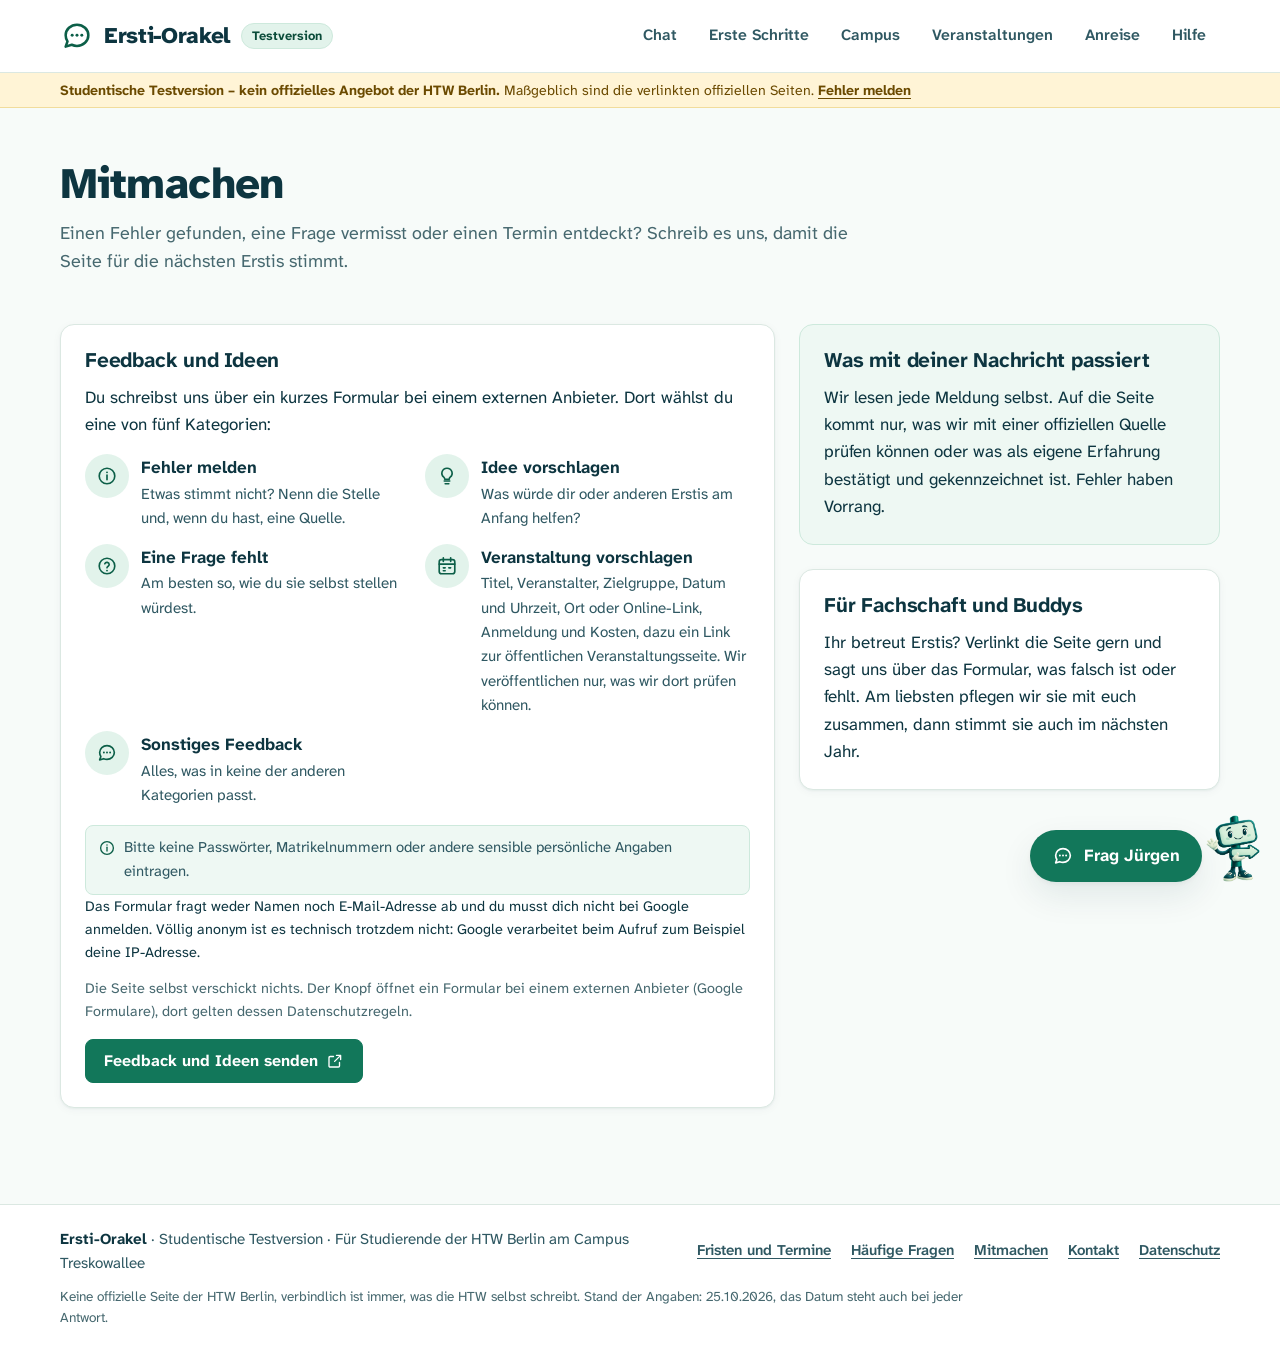
<file: mitmachen.html>
<!doctype html>
<html lang="de">
<head>
  <meta charset="utf-8">
  <meta name="viewport" content="width=device-width, initial-scale=1">
  <title>Mitmachen | Ersti-Orakel</title>
  <!-- Testversion: Suchmaschinen sollen die Seite noch nicht aufnehmen. Das ist kein Zugangsschutz, jeder mit dem Link kann sie öffnen. Vor dem offiziellen Start entfernen. -->
  <meta name="robots" content="noindex, nofollow">
  <meta name="description" content="Erzähl uns, was dir als Ersti am Campus Treskowallee gefehlt hat.">
  <meta name="theme-color" content="#ffffff">
  <link rel="icon" href="assets/img/favicon.svg?v=fb75973898" type="image/svg+xml">
  <link rel="stylesheet" href="assets/css/style.css?v=0a6980a8d1">
</head>
<body data-seite="mitmachen">
  <a class="skip" href="#inhalt">Zum Inhalt springen</a>
  <header class="kopf">
    <div class="container kopf__innen">
      <a class="logo" href="index.html">
        <svg class="logo__zeichen" viewBox="0 0 24 24" width="34" height="34" fill="none" stroke="currentColor" stroke-width="1.8" stroke-linecap="round" stroke-linejoin="round" aria-hidden="true" focusable="false"><path d="M20 11.5c0 4.1-3.6 7.5-8 7.5-1.3 0-2.6-.3-3.7-.8L4 19.5l1.3-3.7C4.5 14.6 4 13.1 4 11.5 4 7.4 7.6 4 12 4s8 3.4 8 7.5z"/><circle cx="8.6" cy="11.5" r="1.05" fill="currentColor" stroke="none"/><circle cx="12" cy="11.5" r="1.05" fill="currentColor" stroke="none"/><circle cx="15.4" cy="11.5" r="1.05" fill="currentColor" stroke="none"/></svg>
        <span class="logo__text"><span class="logo__name">Ersti-Orakel</span><span class="marke">Testversion</span></span>
      </a>
      <div class="kopf__aktionen">
        <button class="kopf-knopf kopf-knopf--chat" type="button" data-bot-oeffnen><svg viewBox="0 0 24 24" width="24" height="24" fill="none" stroke="currentColor" stroke-width="1.8" stroke-linecap="round" stroke-linejoin="round" aria-hidden="true" focusable="false"><path d="M20 11.5c0 4.1-3.6 7.5-8 7.5-1.3 0-2.6-.3-3.7-.8L4 19.5l1.3-3.7C4.5 14.6 4 13.1 4 11.5 4 7.4 7.6 4 12 4s8 3.4 8 7.5z"/><circle cx="8.6" cy="11.5" r="1.05" fill="currentColor" stroke="none"/><circle cx="12" cy="11.5" r="1.05" fill="currentColor" stroke="none"/><circle cx="15.4" cy="11.5" r="1.05" fill="currentColor" stroke="none"/></svg><span>Chat</span></button>
        <button class="kopf-knopf nav-knopf" type="button" aria-expanded="false" aria-controls="hauptnav" data-nav-toggle><svg class="nav-knopf__auf" viewBox="0 0 24 24" width="24" height="24" fill="none" stroke="currentColor" stroke-width="1.8" stroke-linecap="round" stroke-linejoin="round" aria-hidden="true" focusable="false"><path d="M4 7h16M4 12h16M4 17h16"/></svg><svg class="nav-knopf__zu" viewBox="0 0 24 24" width="24" height="24" fill="none" stroke="currentColor" stroke-width="1.8" stroke-linecap="round" stroke-linejoin="round" aria-hidden="true" focusable="false"><path d="M6 6l12 12M18 6 6 18"/></svg><span class="nav-knopf__text">Menü</span></button>
      </div>
      <nav id="hauptnav" class="nav" aria-label="Hauptnavigation">
          <a href="index.html#chat" data-nav="start">Chat</a>
          <a href="erste-schritte.html" data-nav="schritte">Erste Schritte</a>
          <a href="campus.html" data-nav="campus">Campus</a>
          <a href="veranstaltungen.html" data-nav="veranstaltungen">Veranstaltungen</a>
          <a href="anreise.html" data-nav="anreise">Anreise</a>
          <a href="hilfe.html" data-nav="hilfe">Hilfe</a>
      </nav>
    </div>
  </header>

  <aside class="testband" aria-label="Hinweis zur Testversion"><div class="container"><b>Studentische Testversion – kein offizielles Angebot der HTW Berlin.</b> Maßgeblich sind die verlinkten offiziellen Seiten. <a href="mitmachen.html#feedback">Fehler melden</a></div></aside>

  <main id="inhalt">

    <header class="seitenkopf">
      <div class="container">
        <h1>Mitmachen</h1>
        <p class="seitenkopf__lead">Einen Fehler gefunden, eine Frage vermisst oder einen Termin entdeckt? Schreib es uns, damit die Seite für die nächsten Erstis stimmt.</p>
      </div>
    </header>
    <div class="container abschnitt mitmachen-raster">
      <section class="karte" id="feedback" aria-labelledby="h-feedback">
        <h2 id="h-feedback">Feedback und Ideen</h2>
        <p style="margin-top:8px">Du schreibst uns über ein kurzes Formular bei einem externen Anbieter. Dort wählst du eine von fünf Kategorien:</p>
        <ul class="fb-kategorien">
          <li><span class="symbolkreis symbolkreis--klein" aria-hidden="true"><svg viewBox="0 0 24 24" width="24" height="24" fill="none" stroke="currentColor" stroke-width="1.8" stroke-linecap="round" stroke-linejoin="round" aria-hidden="true" focusable="false"><circle cx="12" cy="12" r="8.5"/><path d="M12 11v5"/><circle cx="12" cy="8" r="1" fill="currentColor" stroke="none"/></svg></span><div><b>Fehler melden</b><span>Etwas stimmt nicht? Nenn die Stelle und, wenn du hast, eine Quelle.</span></div></li>
          <li><span class="symbolkreis symbolkreis--klein" aria-hidden="true"><svg viewBox="0 0 24 24" width="24" height="24" fill="none" stroke="currentColor" stroke-width="1.8" stroke-linecap="round" stroke-linejoin="round" aria-hidden="true" focusable="false"><path d="M9 17.5h6M10 20.5h4"/><path d="M12 3.5a5.5 5.5 0 0 0-3.5 9.8c.6.5 1 1.2 1 2v.2h5v-.2c0-.8.4-1.5 1-2A5.5 5.5 0 0 0 12 3.5z"/></svg></span><div><b>Idee vorschlagen</b><span>Was würde dir oder anderen Erstis am Anfang helfen?</span></div></li>
          <li><span class="symbolkreis symbolkreis--klein" aria-hidden="true"><svg viewBox="0 0 24 24" width="24" height="24" fill="none" stroke="currentColor" stroke-width="1.8" stroke-linecap="round" stroke-linejoin="round" aria-hidden="true" focusable="false"><circle cx="12" cy="12" r="8.5"/><path d="M9.6 9.5a2.5 2.5 0 0 1 4.8.9c0 1.7-2.4 2.2-2.4 3.6"/><circle cx="12" cy="17" r="1" fill="currentColor" stroke="none"/></svg></span><div><b>Eine Frage fehlt</b><span>Am besten so, wie du sie selbst stellen würdest.</span></div></li>
          <li><span class="symbolkreis symbolkreis--klein" aria-hidden="true"><svg viewBox="0 0 24 24" width="24" height="24" fill="none" stroke="currentColor" stroke-width="1.8" stroke-linecap="round" stroke-linejoin="round" aria-hidden="true" focusable="false"><rect x="3.5" y="5" width="17" height="15.5" rx="2.5"/><path d="M3.5 10h17M8 3v4M16 3v4M8 14h2M14 14h2M8 17.2h2"/></svg></span><div><b>Veranstaltung vorschlagen</b><span>Titel, Veranstalter, Zielgruppe, Datum und Uhrzeit, Ort oder Online-Link, Anmeldung und Kosten, dazu ein Link zur öffentlichen Veranstaltungsseite. Wir veröffentlichen nur, was wir dort prüfen können.</span></div></li>
          <li><span class="symbolkreis symbolkreis--klein" aria-hidden="true"><svg viewBox="0 0 24 24" width="24" height="24" fill="none" stroke="currentColor" stroke-width="1.8" stroke-linecap="round" stroke-linejoin="round" aria-hidden="true" focusable="false"><path d="M20 11.5c0 4.1-3.6 7.5-8 7.5-1.3 0-2.6-.3-3.7-.8L4 19.5l1.3-3.7C4.5 14.6 4 13.1 4 11.5 4 7.4 7.6 4 12 4s8 3.4 8 7.5z"/><circle cx="8.6" cy="11.5" r="1.05" fill="currentColor" stroke="none"/><circle cx="12" cy="11.5" r="1.05" fill="currentColor" stroke="none"/><circle cx="15.4" cy="11.5" r="1.05" fill="currentColor" stroke="none"/></svg></span><div><b>Sonstiges Feedback</b><span>Alles, was in keine der anderen Kategorien passt.</span></div></li>
        </ul>
        <p class="beleg-offen" data-fb-hinweis><b>Noch nicht eingerichtet:</b> <span>Das Formular ist noch nicht verbunden. Deshalb kannst du über diese Seite gerade nichts senden.</span></p>
        <p class="feedback__sensibel"><svg viewBox="0 0 24 24" width="18" height="18" fill="none" stroke="currentColor" stroke-width="1.8" stroke-linecap="round" stroke-linejoin="round" aria-hidden="true" focusable="false"><circle cx="12" cy="12" r="8.5"/><path d="M12 11v5"/><circle cx="12" cy="8" r="1" fill="currentColor" stroke="none"/></svg><span>Bitte keine Passwörter, Matrikelnummern oder andere sensible persönliche Angaben eintragen.</span></p>
        <p class="klein">Das Formular fragt weder Namen noch E-Mail-Adresse ab und du musst dich nicht bei Google anmelden. Völlig anonym ist es technisch trotzdem nicht: Google verarbeitet beim Aufruf zum Beispiel deine IP-Adresse.</p>
        <p class="klein leise" data-datenschutz-feedback>Noch ist kein Formular eingerichtet. Die Seite verschickt nichts und speichert nichts.</p>
        <div class="knopfreihe">
          <a class="knopf" href="#feedback" target="_blank" rel="noopener" data-fb-link hidden>Feedback und Ideen senden <svg viewBox="0 0 24 24" width="24" height="24" fill="none" stroke="currentColor" stroke-width="1.8" stroke-linecap="round" stroke-linejoin="round" aria-hidden="true" focusable="false"><path d="M14 4.5h5.5V10M19.5 4.5l-8 8"/><path d="M18 14v4.5a1.5 1.5 0 0 1-1.5 1.5h-11A1.5 1.5 0 0 1 4 18.5v-11A1.5 1.5 0 0 1 5.5 6H10"/></svg></a>
          <button class="knopf" type="button" disabled data-fb-aus>Feedback und Ideen senden</button>
        </div>
      </section>
      <aside class="stapel">
        <section class="karte karte--mint" aria-labelledby="h-was">
          <h2 id="h-was">Was mit deiner Nachricht passiert</h2>
          <p style="margin-top:8px">Wir lesen jede Meldung selbst. Auf die Seite kommt nur, was wir mit einer offiziellen Quelle prüfen können oder was als eigene Erfahrung bestätigt und gekennzeichnet ist. Fehler haben Vorrang.</p>
        </section>
        <section class="karte" id="fachschaft" aria-labelledby="h-fachschaft">
          <h2 id="h-fachschaft">Für Fachschaft und Buddys</h2>
          <p style="margin-top:8px">Ihr betreut Erstis? Verlinkt die Seite gern und sagt uns über das Formular, was falsch ist oder fehlt. Am liebsten pflegen wir sie mit euch zusammen, dann stimmt sie auch im nächsten Jahr.</p>
        </section>
      </aside>
    </div>

  </main>

  <footer class="fuss">
    <div class="container fuss__innen">
      <p class="fuss__name"><b>Ersti-Orakel</b> · Studentische Testversion · Für Studierende der HTW Berlin am Campus Treskowallee</p>
      <nav aria-label="Weitere Seiten">
        <ul class="fuss__links">
          <li><a href="semester.html">Fristen und Termine</a></li>
          <li><a href="fragen.html">Häufige Fragen</a></li>
          <li><a href="mitmachen.html">Mitmachen</a></li>
          <li><a href="ueber.html#kontakt">Kontakt</a></li>
          <li><a href="ueber.html#datenschutz">Datenschutz</a></li>
        </ul>
      </nav>
      <p class="fuss__hinweis">Keine offizielle Seite der HTW Berlin, verbindlich ist immer, was die HTW selbst schreibt. Stand der Angaben: <span data-letzte-pruefung>14.10.2026</span>, das Datum steht auch bei jeder Antwort.</p>
    </div>
  </footer>

  <script src="assets/js/daten.js?v=8dec03c820"></script>
  <script src="assets/js/fragen.js?v=14b425313b"></script>
  <script src="assets/js/icons.js?v=e1792373f3"></script>
  <script src="assets/js/suche.js?v=cdf3fb4f69"></script>
  <script src="assets/js/app.js?v=7cbb9f8e8d"></script>
  <script src="assets/js/chat.js?v=51ee8ca8e5"></script>
</body>
</html>
</file>
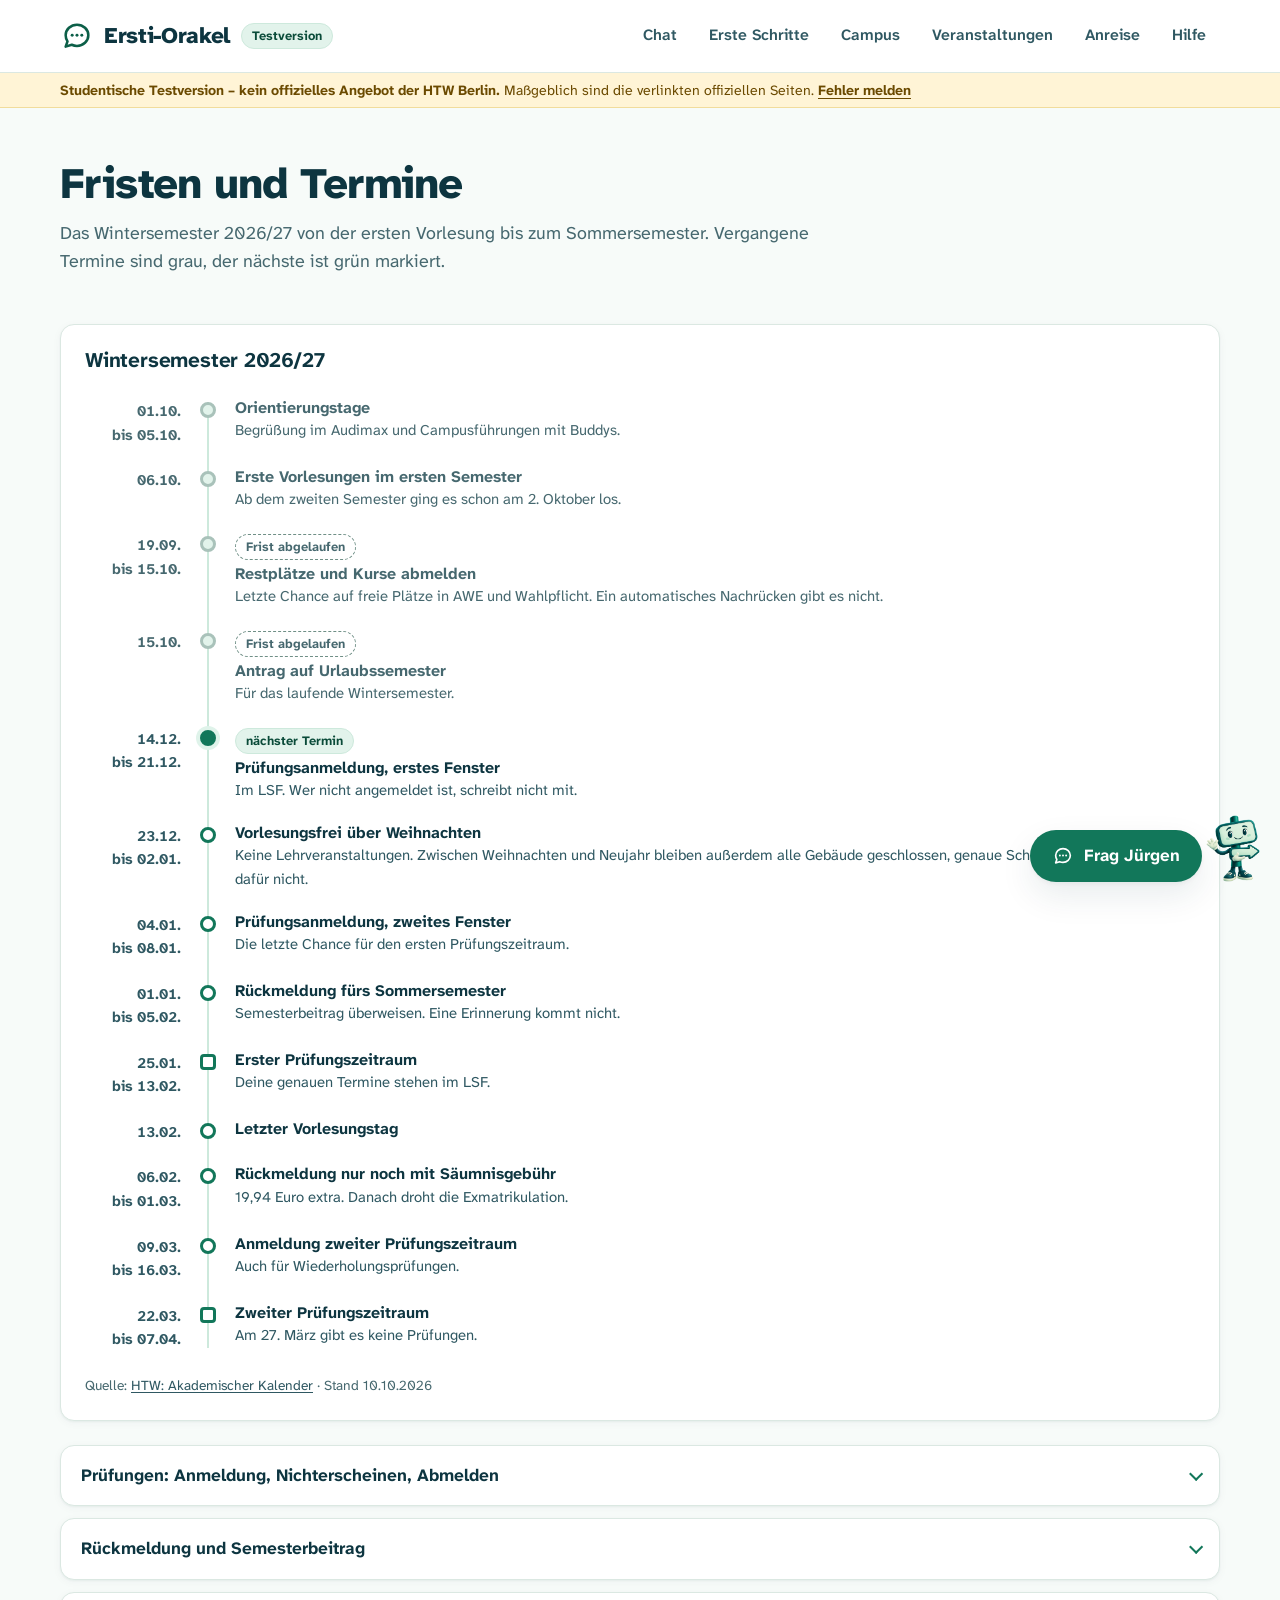
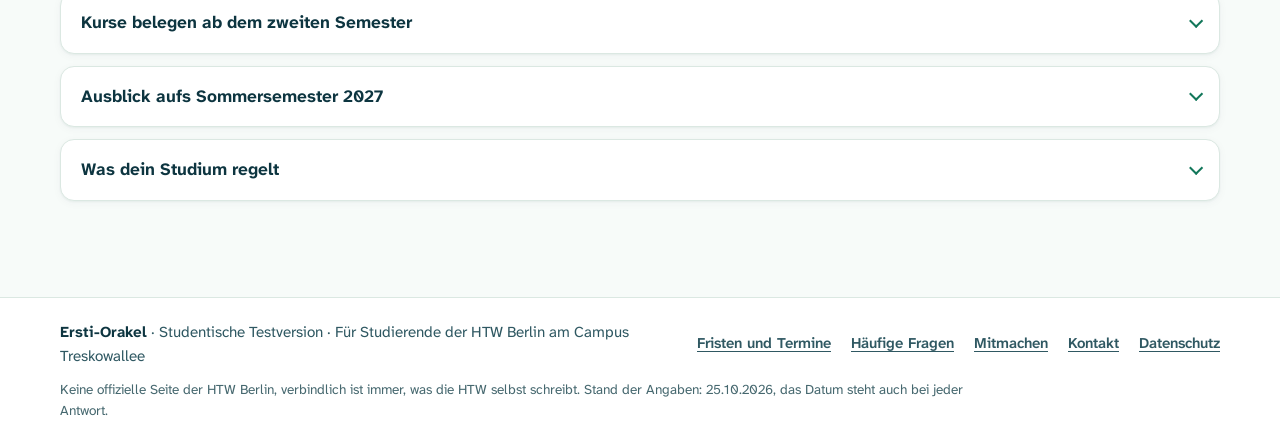
<file: semester.html>
<!doctype html>
<html lang="de">
<head>
  <meta charset="utf-8">
  <meta name="viewport" content="width=device-width, initial-scale=1">
  <title>Fristen und Termine | Ersti-Orakel</title>
  <!-- Testversion: Suchmaschinen sollen die Seite noch nicht aufnehmen. Das ist kein Zugangsschutz, jeder mit dem Link kann sie öffnen. Vor dem offiziellen Start entfernen. -->
  <meta name="robots" content="noindex, nofollow">
  <meta name="description" content="Fristen im Wintersemester 2026/27 an der HTW Berlin: Prüfungsanmeldung, Rückmeldung, Prüfungszeiträume und Semesterbeitrag.">
  <meta name="theme-color" content="#ffffff">
  <link rel="icon" href="assets/img/favicon.svg?v=fb75973898" type="image/svg+xml">
  <link rel="stylesheet" href="assets/css/style.css?v=0a6980a8d1">
</head>
<body data-seite="semester">
  <a class="skip" href="#inhalt">Zum Inhalt springen</a>
  <header class="kopf">
    <div class="container kopf__innen">
      <a class="logo" href="index.html">
        <svg class="logo__zeichen" viewBox="0 0 24 24" width="34" height="34" fill="none" stroke="currentColor" stroke-width="1.8" stroke-linecap="round" stroke-linejoin="round" aria-hidden="true" focusable="false"><path d="M20 11.5c0 4.1-3.6 7.5-8 7.5-1.3 0-2.6-.3-3.7-.8L4 19.5l1.3-3.7C4.5 14.6 4 13.1 4 11.5 4 7.4 7.6 4 12 4s8 3.4 8 7.5z"/><circle cx="8.6" cy="11.5" r="1.05" fill="currentColor" stroke="none"/><circle cx="12" cy="11.5" r="1.05" fill="currentColor" stroke="none"/><circle cx="15.4" cy="11.5" r="1.05" fill="currentColor" stroke="none"/></svg>
        <span class="logo__text"><span class="logo__name">Ersti-Orakel</span><span class="marke">Testversion</span></span>
      </a>
      <div class="kopf__aktionen">
        <button class="kopf-knopf kopf-knopf--chat" type="button" data-bot-oeffnen><svg viewBox="0 0 24 24" width="24" height="24" fill="none" stroke="currentColor" stroke-width="1.8" stroke-linecap="round" stroke-linejoin="round" aria-hidden="true" focusable="false"><path d="M20 11.5c0 4.1-3.6 7.5-8 7.5-1.3 0-2.6-.3-3.7-.8L4 19.5l1.3-3.7C4.5 14.6 4 13.1 4 11.5 4 7.4 7.6 4 12 4s8 3.4 8 7.5z"/><circle cx="8.6" cy="11.5" r="1.05" fill="currentColor" stroke="none"/><circle cx="12" cy="11.5" r="1.05" fill="currentColor" stroke="none"/><circle cx="15.4" cy="11.5" r="1.05" fill="currentColor" stroke="none"/></svg><span>Chat</span></button>
        <button class="kopf-knopf nav-knopf" type="button" aria-expanded="false" aria-controls="hauptnav" data-nav-toggle><svg class="nav-knopf__auf" viewBox="0 0 24 24" width="24" height="24" fill="none" stroke="currentColor" stroke-width="1.8" stroke-linecap="round" stroke-linejoin="round" aria-hidden="true" focusable="false"><path d="M4 7h16M4 12h16M4 17h16"/></svg><svg class="nav-knopf__zu" viewBox="0 0 24 24" width="24" height="24" fill="none" stroke="currentColor" stroke-width="1.8" stroke-linecap="round" stroke-linejoin="round" aria-hidden="true" focusable="false"><path d="M6 6l12 12M18 6 6 18"/></svg><span class="nav-knopf__text">Menü</span></button>
      </div>
      <nav id="hauptnav" class="nav" aria-label="Hauptnavigation">
          <a href="index.html#chat" data-nav="start">Chat</a>
          <a href="erste-schritte.html" data-nav="schritte">Erste Schritte</a>
          <a href="campus.html" data-nav="campus">Campus</a>
          <a href="veranstaltungen.html" data-nav="veranstaltungen">Veranstaltungen</a>
          <a href="anreise.html" data-nav="anreise">Anreise</a>
          <a href="hilfe.html" data-nav="hilfe">Hilfe</a>
      </nav>
    </div>
  </header>

  <aside class="testband" aria-label="Hinweis zur Testversion"><div class="container"><b>Studentische Testversion – kein offizielles Angebot der HTW Berlin.</b> Maßgeblich sind die verlinkten offiziellen Seiten. <a href="mitmachen.html#feedback">Fehler melden</a></div></aside>

  <main id="inhalt">

    <header class="seitenkopf">
      <div class="container">
        <h1>Fristen und Termine</h1>
        <p class="seitenkopf__lead">Das Wintersemester 2026/27 von der ersten Vorlesung bis zum Sommersemester. Vergangene Termine sind grau, der nächste ist grün markiert.</p>
      </div>
    </header>
    <div class="container abschnitt stapel">
      <section class="karte" aria-labelledby="wise-titel">
        <h2 id="wise-titel">Wintersemester 2026/27</h2>
        <ol class="zeitleiste" data-zeitleiste="wise" style="margin-top:14px"></ol>
        <p class="quelle">Quelle: <a href="https://www.htw-berlin.de/studium/studienorganisation/akademischer-kalender">HTW: Akademischer Kalender</a> · Stand <span data-stand>10.10.2026</span></p>
      </section>
      <div>
        <details class="klapp" id="pruefungen">
          <summary>Prüfungen: Anmeldung, Nichterscheinen, Abmelden</summary>
          <div class="klapp__inhalt">

            <div class="fliesstext">
              <p>Angemeldet wird online im LSF, und zwar in zwei Fenstern: <span data-termin="pa1">14. bis 21. Dezember 2026</span> und <span data-termin="pa2">4. bis 8. Januar 2027</span>. Beide gelten für den ersten Prüfungszeitraum vom <span data-termin="pruefungen1">25. Januar bis 13. Februar 2027</span>. Wer bis dahin nicht angemeldet ist, schreibt nicht mit. Die HTW nennt das Ausschlussfrist und meint es so.</p>
              <p>Für den zweiten Prüfungszeitraum vom <span data-termin="pruefungen2">22. März bis 7. April 2027</span> und für Wiederholungen meldest du dich im Zeitraum <span data-termin="pa3">9. bis 16. März 2027</span> an. Am 27. März finden keine Prüfungen statt.</p>
              <p>Nicht zur Klausur gegangen? Laut HTW brauchst du dafür kein Attest, und der Termin zählt nicht als Versuch. Bei Hausarbeiten, Referaten und anderen Formen musst du ein Versäumnis dagegen sofort nachweisen, darüber entscheidet der Prüfungsausschuss.</p>
              <p>Abmelden kannst du dich im LSF über „Prüfungsanmeldung stornieren“. Bis wann das geht, steht nicht auf der HTW-Seite. Im Zweifel fragst du beim Studierenden-Management in Haus A, Raum 040.</p>
              <p class="quelle">Quelle: <a href="https://www.htw-berlin.de/studium/studienorganisation/studienleistungen/pruefungen">HTW: Prüfungen</a>, <a href="https://rz.htw-berlin.de/anleitungen/campus-management-lsf/studierende/pruefungen/pruefungsabmeldung">Rechenzentrum: Prüfungsabmeldung</a> · Stand <span data-stand>10.10.2026</span></p>
            </div>
          </div>
        </details>
        <details class="klapp" id="beitrag">
          <summary>Rückmeldung und Semesterbeitrag</summary>
          <div class="klapp__inhalt">

            <div class="fliesstext">
              <p>Zurückmelden heißt: den Beitrag fürs nächste Semester überweisen. Fürs Sommersemester 2027 geht das im Zeitraum <span data-termin="rueckmeldung">1. Januar bis 5. Februar 2027</span>. Eine Zahlungsaufforderung schickt die HTW nicht, eine Erinnerung auch nicht. Den genauen Betrag siehst du in deinem LSF-Gebührenkonto.</p>
              <p>Als Verwendungszweck gibst du nur deine sechsstellige Matrikelnummer an, ohne das s0 davor. Fehlt sie oder stimmt sie nicht, kann die HTW die Zahlung nicht zuordnen.</p>
              <p>Die Bankverbindung schreiben wir hier mit Absicht nicht hin. Die HTW hat gerade die Bank gewechselt, und eine veraltete Kontonummer auf einer inoffiziellen Seite wäre das Letzte, was du brauchst. Sie steht auf der <a href="https://www.htw-berlin.de/studium/studienorganisation/semesterbeitraege">Seite zu den Semesterbeiträgen</a>. Alte Daueraufträge musst du anpassen.</p>
              <p>Verpasst? Bis <span data-termin="saeumnis" data-format="bis">1. März 2027</span> kannst du noch zahlen, mit 19,94 Euro Säumnisgebühr. Wer auch das verpasst oder zu wenig überweist, wird zum Ende des laufenden Semesters exmatrikuliert.</p>
              <p>Nach der Zahlung prüfst du im LSF, ob die Rückmeldung durch ist, lädst die neue Immatrikulationsbescheinigung herunter und aktivierst die StudentCard am Automaten fürs neue Semester.</p>
              <table class="tabelle">
                <caption>Semesterbeitrag im Wintersemester 2026/27</caption>
                <thead><tr><th scope="col">Posten</th><th scope="col" class="zahl">Euro</th></tr></thead>
                <tbody>
                  <tr><td>Semesterticket</td><td class="zahl">226,80</td></tr>
                  <tr><td>Beitrag studierendenWERK</td><td class="zahl">85,00</td></tr>
                  <tr><td>Verwaltungsgebühr</td><td class="zahl">50,00</td></tr>
                  <tr><td>Beitrag Studierendenschaft</td><td class="zahl">12,50</td></tr>
                  <tr><td>Sozialfonds Semesterticket</td><td class="zahl">1,00</td></tr>
                </tbody>
                <tfoot><tr><td>Zusammen</td><td class="zahl">375,30</td></tr></tfoot>
              </table>
              <p class="quelle">Quelle: <a href="https://www.htw-berlin.de/studium/studienorganisation/rueckmeldung">HTW: Rückmeldung</a>, <a href="https://www.htw-berlin.de/studium/studienorganisation/semesterbeitraege">HTW: Semesterbeiträge</a> · Stand <span data-stand>10.10.2026</span></p>
            </div>
          </div>
        </details>
        <details class="klapp" id="kurse">
          <summary>Kurse belegen ab dem zweiten Semester</summary>
          <div class="klapp__inhalt">

            <div class="fliesstext">
              <p>Im ersten Semester sind deine Pflichtkurse automatisch belegt. Ab dem zweiten Semester machst du das selbst, in drei Phasen: Erst meldest du deine Wünsche an, dann verteilt das System die Plätze, bei zu vielen Anmeldungen entscheidet das Los. Danach werden Restplätze vergeben, ein automatisches Nachrücken gibt es nicht.</p>
              <p>Die Termine fürs Sommersemester stehen rechtzeitig auf der <a href="https://www.htw-berlin.de/studium/studienorganisation/kursbelegung">Seite zur Kursbelegung</a>. Trag sie dir ein, sobald sie da sind.</p>
              <p class="quelle">Quelle: <a href="https://www.htw-berlin.de/studium/studienorganisation/kursbelegung">HTW: Kursbelegung</a> · Stand <span data-stand>10.10.2026</span></p>
            </div>
          </div>
        </details>
        <details class="klapp" id="sose">
          <summary>Ausblick aufs Sommersemester 2027</summary>
          <div class="klapp__inhalt">

            <ol class="zeitleiste" data-zeitleiste="sose"></ol>
            <p class="quelle">Quelle: <a href="https://www.htw-berlin.de/fileadmin/HTW/Zentral/ZHV_IIIB_-_Zulassung_und_Immatrikulation/Semestertermine/2027-SoSe-Akademischer-Kalender.pdf">HTW: Akademischer Kalender Sommersemester 2027 (PDF)</a> · Stand <span data-stand>10.10.2026</span></p>
          </div>
        </details>
        <details class="klapp" id="ordnungen">
          <summary>Was dein Studium regelt</summary>
          <div class="klapp__inhalt">

            <div class="fliesstext">
              <p>Die Spielregeln stehen in deiner Studien- und Prüfungsordnung. Für BWL gilt bei Studienbeginn ab dem Wintersemester 2026/27 die Fassung aus dem Amtlichen Mitteilungsblatt 20/2026. Du findest sie unter <a href="https://bwl.htw-berlin.de/studium/ordnungen-module">Ordnungen und Module</a>, die Modulbeschreibungen stehen im LSF.</p>
              <p>Rechtsverbindlich ist nur das Amtliche Mitteilungsblatt, nicht die Lesefassung. Wer eine Frage zur Ordnung hat, fragt die Studienfachberatung, und über Anträge entscheidet der Prüfungsausschuss.</p>
              <p class="quelle">Quelle: <a href="https://bwl.htw-berlin.de/studium/ordnungen-module">BWL: Ordnungen und Module</a> · Stand <span data-stand>10.10.2026</span></p>
            </div>
          </div>
        </details>
      </div>
    </div>

  </main>

  <footer class="fuss">
    <div class="container fuss__innen">
      <p class="fuss__name"><b>Ersti-Orakel</b> · Studentische Testversion · Für Studierende der HTW Berlin am Campus Treskowallee</p>
      <nav aria-label="Weitere Seiten">
        <ul class="fuss__links">
          <li><a href="semester.html">Fristen und Termine</a></li>
          <li><a href="fragen.html">Häufige Fragen</a></li>
          <li><a href="mitmachen.html">Mitmachen</a></li>
          <li><a href="ueber.html#kontakt">Kontakt</a></li>
          <li><a href="ueber.html#datenschutz">Datenschutz</a></li>
        </ul>
      </nav>
      <p class="fuss__hinweis">Keine offizielle Seite der HTW Berlin, verbindlich ist immer, was die HTW selbst schreibt. Stand der Angaben: <span data-letzte-pruefung>14.10.2026</span>, das Datum steht auch bei jeder Antwort.</p>
    </div>
  </footer>

  <script src="assets/js/daten.js?v=8dec03c820"></script>
  <script src="assets/js/fragen.js?v=14b425313b"></script>
  <script src="assets/js/icons.js?v=e1792373f3"></script>
  <script src="assets/js/suche.js?v=cdf3fb4f69"></script>
  <script src="assets/js/app.js?v=7cbb9f8e8d"></script>
  <script src="assets/js/chat.js?v=51ee8ca8e5"></script>
</body>
</html>
</file>
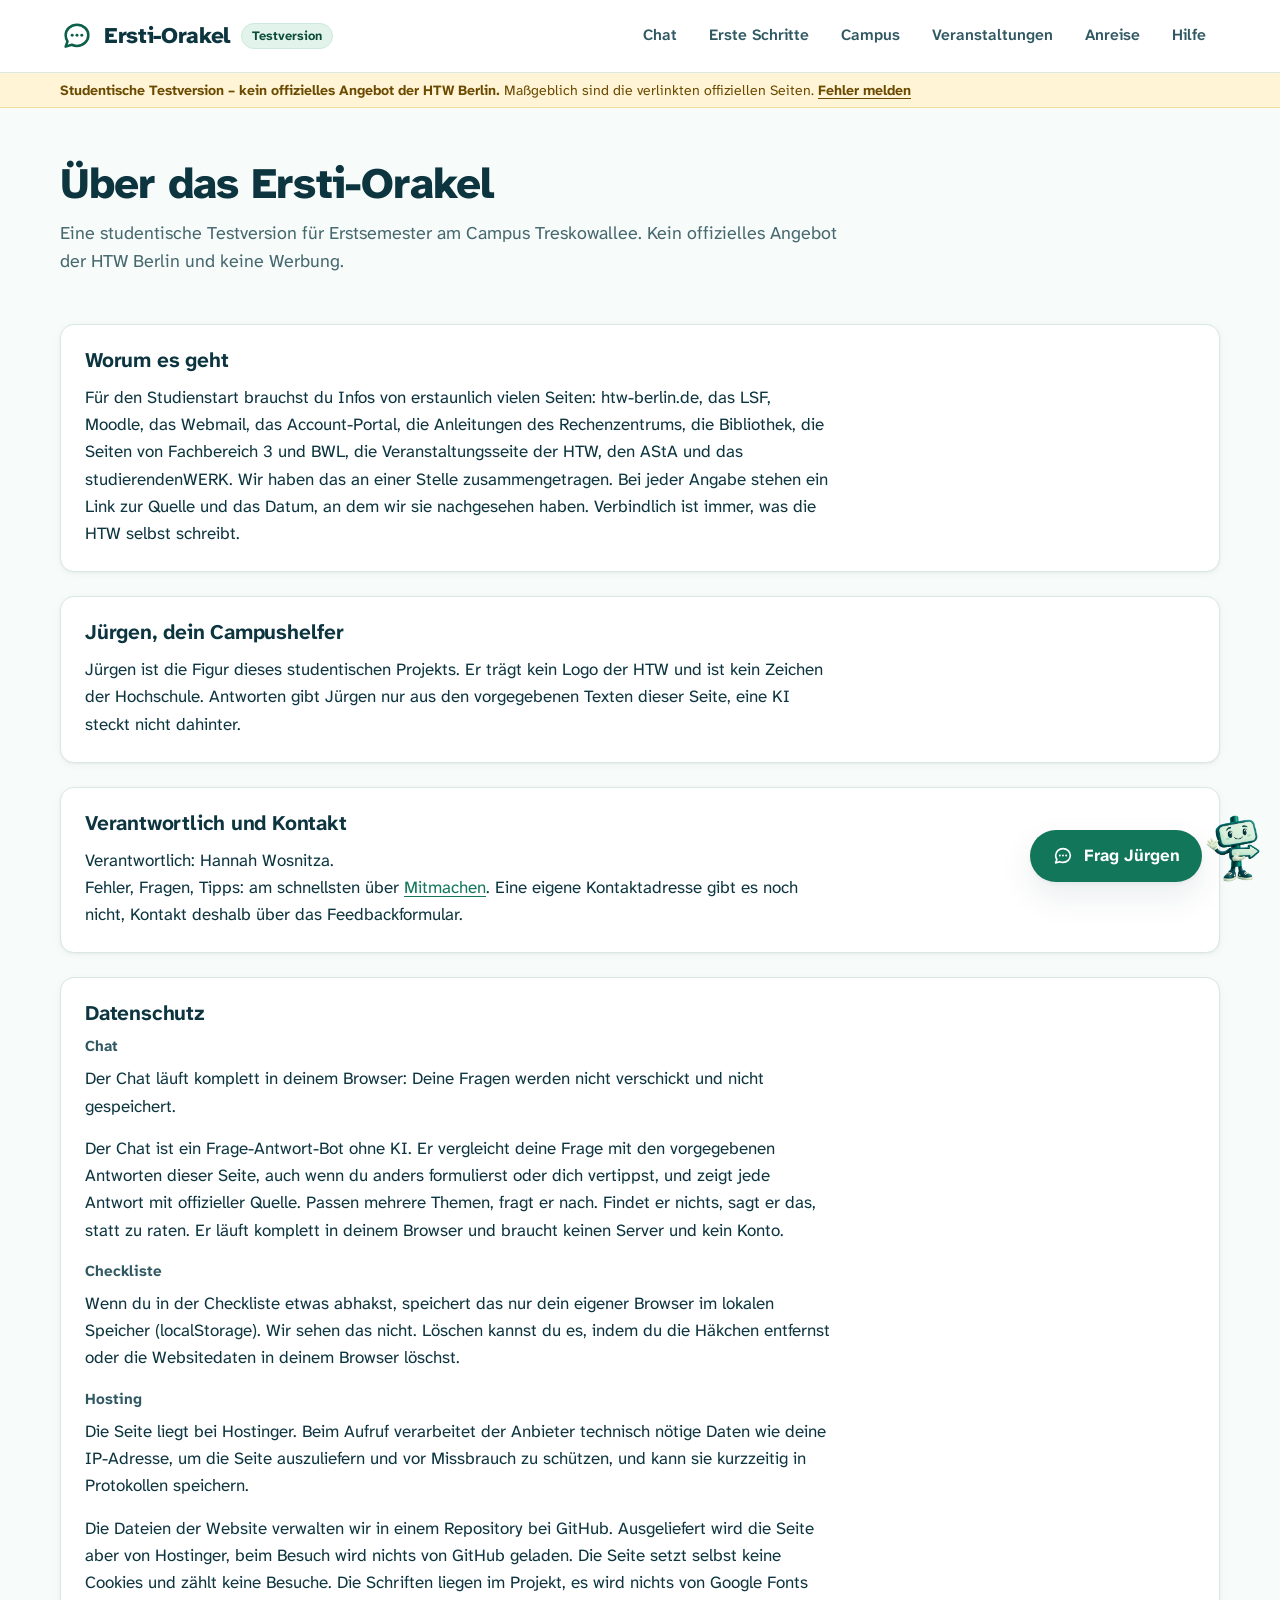
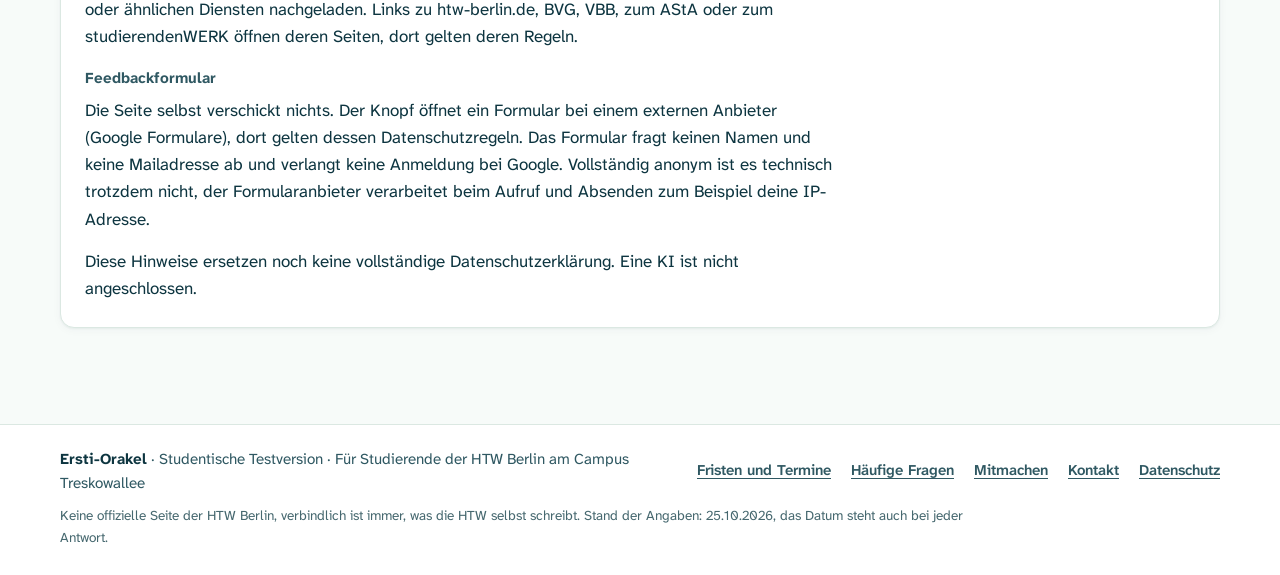
<file: ueber.html>
<!doctype html>
<html lang="de">
<head>
  <meta charset="utf-8">
  <meta name="viewport" content="width=device-width, initial-scale=1">
  <title>Über das Ersti-Orakel</title>
  <!-- Testversion: Suchmaschinen sollen die Seite noch nicht aufnehmen. Das ist kein Zugangsschutz, jeder mit dem Link kann sie öffnen. Vor dem offiziellen Start entfernen. -->
  <meta name="robots" content="noindex, nofollow">
  <meta name="description" content="Worum es beim Ersti-Orakel geht, Kontakt und wie der Chat mit Daten umgeht.">
  <meta name="theme-color" content="#ffffff">
  <link rel="icon" href="assets/img/favicon.svg?v=fb75973898" type="image/svg+xml">
  <link rel="stylesheet" href="assets/css/style.css?v=0a6980a8d1">
</head>
<body data-seite="ueber">
  <a class="skip" href="#inhalt">Zum Inhalt springen</a>
  <header class="kopf">
    <div class="container kopf__innen">
      <a class="logo" href="index.html">
        <svg class="logo__zeichen" viewBox="0 0 24 24" width="34" height="34" fill="none" stroke="currentColor" stroke-width="1.8" stroke-linecap="round" stroke-linejoin="round" aria-hidden="true" focusable="false"><path d="M20 11.5c0 4.1-3.6 7.5-8 7.5-1.3 0-2.6-.3-3.7-.8L4 19.5l1.3-3.7C4.5 14.6 4 13.1 4 11.5 4 7.4 7.6 4 12 4s8 3.4 8 7.5z"/><circle cx="8.6" cy="11.5" r="1.05" fill="currentColor" stroke="none"/><circle cx="12" cy="11.5" r="1.05" fill="currentColor" stroke="none"/><circle cx="15.4" cy="11.5" r="1.05" fill="currentColor" stroke="none"/></svg>
        <span class="logo__text"><span class="logo__name">Ersti-Orakel</span><span class="marke">Testversion</span></span>
      </a>
      <div class="kopf__aktionen">
        <button class="kopf-knopf kopf-knopf--chat" type="button" data-bot-oeffnen><svg viewBox="0 0 24 24" width="24" height="24" fill="none" stroke="currentColor" stroke-width="1.8" stroke-linecap="round" stroke-linejoin="round" aria-hidden="true" focusable="false"><path d="M20 11.5c0 4.1-3.6 7.5-8 7.5-1.3 0-2.6-.3-3.7-.8L4 19.5l1.3-3.7C4.5 14.6 4 13.1 4 11.5 4 7.4 7.6 4 12 4s8 3.4 8 7.5z"/><circle cx="8.6" cy="11.5" r="1.05" fill="currentColor" stroke="none"/><circle cx="12" cy="11.5" r="1.05" fill="currentColor" stroke="none"/><circle cx="15.4" cy="11.5" r="1.05" fill="currentColor" stroke="none"/></svg><span>Chat</span></button>
        <button class="kopf-knopf nav-knopf" type="button" aria-expanded="false" aria-controls="hauptnav" data-nav-toggle><svg class="nav-knopf__auf" viewBox="0 0 24 24" width="24" height="24" fill="none" stroke="currentColor" stroke-width="1.8" stroke-linecap="round" stroke-linejoin="round" aria-hidden="true" focusable="false"><path d="M4 7h16M4 12h16M4 17h16"/></svg><svg class="nav-knopf__zu" viewBox="0 0 24 24" width="24" height="24" fill="none" stroke="currentColor" stroke-width="1.8" stroke-linecap="round" stroke-linejoin="round" aria-hidden="true" focusable="false"><path d="M6 6l12 12M18 6 6 18"/></svg><span class="nav-knopf__text">Menü</span></button>
      </div>
      <nav id="hauptnav" class="nav" aria-label="Hauptnavigation">
          <a href="index.html#chat" data-nav="start">Chat</a>
          <a href="erste-schritte.html" data-nav="schritte">Erste Schritte</a>
          <a href="campus.html" data-nav="campus">Campus</a>
          <a href="veranstaltungen.html" data-nav="veranstaltungen">Veranstaltungen</a>
          <a href="anreise.html" data-nav="anreise">Anreise</a>
          <a href="hilfe.html" data-nav="hilfe">Hilfe</a>
      </nav>
    </div>
  </header>

  <aside class="testband" aria-label="Hinweis zur Testversion"><div class="container"><b>Studentische Testversion – kein offizielles Angebot der HTW Berlin.</b> Maßgeblich sind die verlinkten offiziellen Seiten. <a href="mitmachen.html#feedback">Fehler melden</a></div></aside>

  <main id="inhalt">

    <header class="seitenkopf">
      <div class="container">
        <h1>Über das Ersti-Orakel</h1>
        <p class="seitenkopf__lead">Eine studentische Testversion für Erstsemester am Campus Treskowallee. Kein offizielles Angebot der HTW Berlin und keine Werbung.</p>
      </div>
    </header>
    <div class="container abschnitt stapel">
      <section class="karte" aria-labelledby="h-quellen">
        <h2 id="h-quellen">Worum es geht</h2>
        <div class="fliesstext" style="margin-top:10px">
          <p>Für den Studienstart brauchst du Infos von erstaunlich vielen Seiten: htw-berlin.de, das LSF, Moodle, das Webmail, das Account-Portal, die Anleitungen des Rechenzentrums, die Bibliothek, die Seiten von Fachbereich 3 und BWL, die Veranstaltungsseite der HTW, den AStA und das studierendenWERK. Wir haben das an einer Stelle zusammengetragen. Bei jeder Angabe stehen ein Link zur Quelle und das Datum, an dem wir sie nachgesehen haben. Verbindlich ist immer, was die HTW selbst schreibt.</p>
        </div>
      </section>

      <section class="karte" id="juergen" aria-labelledby="h-juergen">
        <h2 id="h-juergen">Jürgen, dein Campushelfer</h2>
        <div class="fliesstext" style="margin-top:10px">
          <p>Jürgen ist die Figur dieses studentischen Projekts. Er trägt kein Logo der HTW und ist kein Zeichen der Hochschule. Antworten gibt Jürgen nur aus den vorgegebenen Texten dieser Seite, eine KI steckt nicht dahinter.</p>
        </div>
      </section>

      <section class="karte" id="kontakt" aria-labelledby="h-kontakt">
        <h2 id="h-kontakt">Verantwortlich und Kontakt</h2>
        <div class="fliesstext" style="margin-top:10px">
          <div data-kontakt hidden></div>
          <p>Fehler, Fragen, Tipps: am schnellsten über <a href="mitmachen.html#feedback">Mitmachen</a>. <span data-kontakt-fehlt>Eine eigene Kontaktadresse gibt es noch nicht, Kontakt deshalb über das Feedbackformular.</span></p>
        </div>
      </section>

      <section class="karte" id="datenschutz" aria-labelledby="h-datenschutz">
        <h2 id="h-datenschutz">Datenschutz</h2>
        <div class="fliesstext" style="margin-top:10px">
          <h3 class="zwischentitel">Chat</h3>
          <p data-datenschutz-chat>Der Chat läuft komplett in deinem Browser: Deine Fragen werden nicht verschickt und nicht gespeichert.</p>
          <p data-chat-modus>Der Chat ist ein Frage-Antwort-Bot ohne KI.</p>
          <h3 class="zwischentitel">Checkliste</h3>
          <p>Wenn du in der Checkliste etwas abhakst, speichert das nur dein eigener Browser im lokalen Speicher (localStorage). Wir sehen das nicht. Löschen kannst du es, indem du die Häkchen entfernst oder die Websitedaten in deinem Browser löschst.</p>
          <h3 class="zwischentitel">Hosting</h3>
          <p data-datenschutz-hosting>Beim Aufruf der Seite verarbeitet der Anbieter, bei dem die Seite liegt, technisch nötige Daten wie deine IP-Adresse, um die Seite auszuliefern.</p>
          <p>Die Dateien der Website verwalten wir in einem Repository bei GitHub. Ausgeliefert wird die Seite aber von Hostinger, beim Besuch wird nichts von GitHub geladen. Die Seite setzt selbst keine Cookies und zählt keine Besuche. Die Schriften liegen im Projekt, es wird nichts von Google Fonts oder ähnlichen Diensten nachgeladen. Links zu htw-berlin.de, BVG, VBB, zum AStA oder zum studierendenWERK öffnen deren Seiten, dort gelten deren Regeln.</p>
          <h3 class="zwischentitel">Feedbackformular</h3>
          <p><span data-datenschutz-feedback>Noch ist kein Formular eingerichtet. Die Seite verschickt nichts und speichert nichts.</span> Das Formular fragt keinen Namen und keine Mailadresse ab und verlangt keine Anmeldung bei Google. Vollständig anonym ist es technisch trotzdem nicht, der Formularanbieter verarbeitet beim Aufruf und Absenden zum Beispiel deine IP-Adresse.</p>
          <p>Diese Hinweise ersetzen noch keine vollständige Datenschutzerklärung. Eine KI ist nicht angeschlossen.</p>
        </div>
      </section>
    </div>

  </main>

  <footer class="fuss">
    <div class="container fuss__innen">
      <p class="fuss__name"><b>Ersti-Orakel</b> · Studentische Testversion · Für Studierende der HTW Berlin am Campus Treskowallee</p>
      <nav aria-label="Weitere Seiten">
        <ul class="fuss__links">
          <li><a href="semester.html">Fristen und Termine</a></li>
          <li><a href="fragen.html">Häufige Fragen</a></li>
          <li><a href="mitmachen.html">Mitmachen</a></li>
          <li><a href="ueber.html#kontakt">Kontakt</a></li>
          <li><a href="ueber.html#datenschutz">Datenschutz</a></li>
        </ul>
      </nav>
      <p class="fuss__hinweis">Keine offizielle Seite der HTW Berlin, verbindlich ist immer, was die HTW selbst schreibt. Stand der Angaben: <span data-letzte-pruefung>14.10.2026</span>, das Datum steht auch bei jeder Antwort.</p>
    </div>
  </footer>

  <script src="assets/js/daten.js?v=8dec03c820"></script>
  <script src="assets/js/fragen.js?v=14b425313b"></script>
  <script src="assets/js/icons.js?v=e1792373f3"></script>
  <script src="assets/js/suche.js?v=cdf3fb4f69"></script>
  <script src="assets/js/app.js?v=7cbb9f8e8d"></script>
  <script src="assets/js/chat.js?v=51ee8ca8e5"></script>
</body>
</html>
</file>
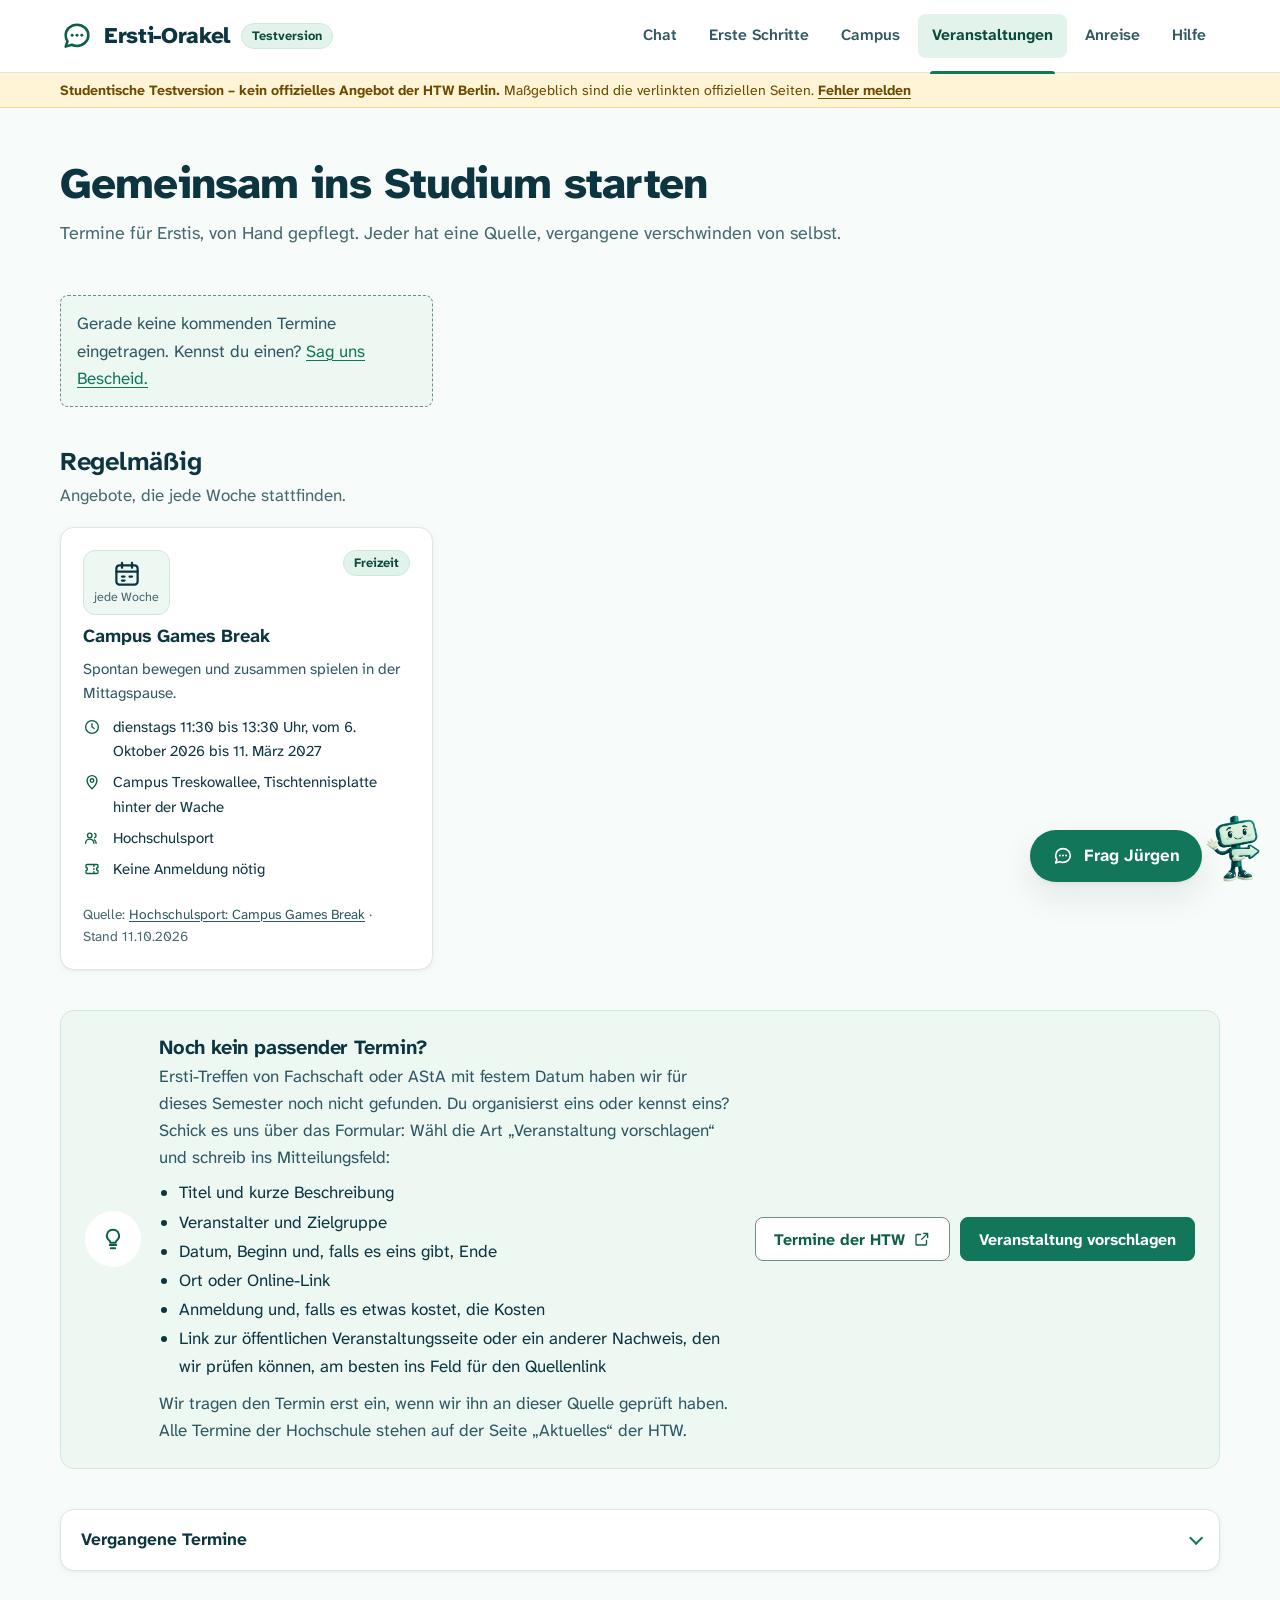
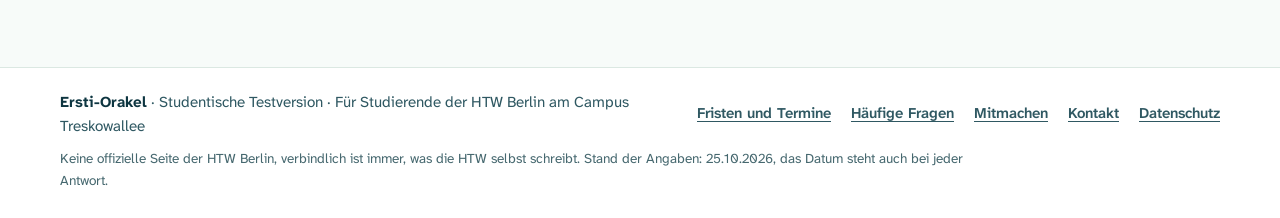
<file: veranstaltungen.html>
<!doctype html>
<html lang="de">
<head>
  <meta charset="utf-8">
  <meta name="viewport" content="width=device-width, initial-scale=1">
  <title>Veranstaltungen | Ersti-Orakel</title>
  <!-- Testversion: Suchmaschinen sollen die Seite noch nicht aufnehmen. Das ist kein Zugangsschutz, jeder mit dem Link kann sie öffnen. Vor dem offiziellen Start entfernen. -->
  <meta name="robots" content="noindex, nofollow">
  <meta name="description" content="Von Hand gepflegte Termine für Erstsemester am Campus Treskowallee, jeder mit Quelle.">
  <meta name="theme-color" content="#ffffff">
  <link rel="icon" href="assets/img/favicon.svg?v=fb75973898" type="image/svg+xml">
  <link rel="stylesheet" href="assets/css/style.css?v=0a6980a8d1">
</head>
<body data-seite="veranstaltungen">
  <a class="skip" href="#inhalt">Zum Inhalt springen</a>
  <header class="kopf">
    <div class="container kopf__innen">
      <a class="logo" href="index.html">
        <svg class="logo__zeichen" viewBox="0 0 24 24" width="34" height="34" fill="none" stroke="currentColor" stroke-width="1.8" stroke-linecap="round" stroke-linejoin="round" aria-hidden="true" focusable="false"><path d="M20 11.5c0 4.1-3.6 7.5-8 7.5-1.3 0-2.6-.3-3.7-.8L4 19.5l1.3-3.7C4.5 14.6 4 13.1 4 11.5 4 7.4 7.6 4 12 4s8 3.4 8 7.5z"/><circle cx="8.6" cy="11.5" r="1.05" fill="currentColor" stroke="none"/><circle cx="12" cy="11.5" r="1.05" fill="currentColor" stroke="none"/><circle cx="15.4" cy="11.5" r="1.05" fill="currentColor" stroke="none"/></svg>
        <span class="logo__text"><span class="logo__name">Ersti-Orakel</span><span class="marke">Testversion</span></span>
      </a>
      <div class="kopf__aktionen">
        <button class="kopf-knopf kopf-knopf--chat" type="button" data-bot-oeffnen><svg viewBox="0 0 24 24" width="24" height="24" fill="none" stroke="currentColor" stroke-width="1.8" stroke-linecap="round" stroke-linejoin="round" aria-hidden="true" focusable="false"><path d="M20 11.5c0 4.1-3.6 7.5-8 7.5-1.3 0-2.6-.3-3.7-.8L4 19.5l1.3-3.7C4.5 14.6 4 13.1 4 11.5 4 7.4 7.6 4 12 4s8 3.4 8 7.5z"/><circle cx="8.6" cy="11.5" r="1.05" fill="currentColor" stroke="none"/><circle cx="12" cy="11.5" r="1.05" fill="currentColor" stroke="none"/><circle cx="15.4" cy="11.5" r="1.05" fill="currentColor" stroke="none"/></svg><span>Chat</span></button>
        <button class="kopf-knopf nav-knopf" type="button" aria-expanded="false" aria-controls="hauptnav" data-nav-toggle><svg class="nav-knopf__auf" viewBox="0 0 24 24" width="24" height="24" fill="none" stroke="currentColor" stroke-width="1.8" stroke-linecap="round" stroke-linejoin="round" aria-hidden="true" focusable="false"><path d="M4 7h16M4 12h16M4 17h16"/></svg><svg class="nav-knopf__zu" viewBox="0 0 24 24" width="24" height="24" fill="none" stroke="currentColor" stroke-width="1.8" stroke-linecap="round" stroke-linejoin="round" aria-hidden="true" focusable="false"><path d="M6 6l12 12M18 6 6 18"/></svg><span class="nav-knopf__text">Menü</span></button>
      </div>
      <nav id="hauptnav" class="nav" aria-label="Hauptnavigation">
          <a href="index.html#chat" data-nav="start">Chat</a>
          <a href="erste-schritte.html" data-nav="schritte">Erste Schritte</a>
          <a href="campus.html" data-nav="campus">Campus</a>
          <a href="veranstaltungen.html" data-nav="veranstaltungen">Veranstaltungen</a>
          <a href="anreise.html" data-nav="anreise">Anreise</a>
          <a href="hilfe.html" data-nav="hilfe">Hilfe</a>
      </nav>
    </div>
  </header>

  <aside class="testband" aria-label="Hinweis zur Testversion"><div class="container"><b>Studentische Testversion – kein offizielles Angebot der HTW Berlin.</b> Maßgeblich sind die verlinkten offiziellen Seiten. <a href="mitmachen.html#feedback">Fehler melden</a></div></aside>

  <main id="inhalt">

    <header class="seitenkopf">
      <div class="container">
        <h1>Gemeinsam ins Studium starten</h1>
        <p class="seitenkopf__lead">Termine für Erstis, von Hand gepflegt. Jeder hat eine Quelle, vergangene verschwinden von selbst.</p>
        <div class="filter" role="group" aria-label="Termine nach Art filtern" data-veranstaltung-filter hidden></div>
        <p class="sr-only" aria-live="polite" data-filter-status></p>
      </div>
    </header>
    <div class="container">
      <section class="abschnitt" aria-labelledby="kommend-titel">
        <h2 id="kommend-titel" class="sr-only">Kommende Termine</h2>
        <ul class="raster-3 vkarten" data-veranstaltungen="alle"></ul>
      </section>
      <section class="abschnitt" aria-labelledby="regel-titel">
        <div class="abschnitt__kopf"><div><h2 id="regel-titel">Regelmäßig</h2><p>Angebote, die jede Woche stattfinden.</p></div></div>
        <div class="raster-3" data-regelmaessig></div>
      </section>
      <section class="abschnitt karte karte--mint hinweiskarte" aria-labelledby="fehlt-titel">
        <span class="symbolkreis" aria-hidden="true"><svg viewBox="0 0 24 24" width="24" height="24" fill="none" stroke="currentColor" stroke-width="1.8" stroke-linecap="round" stroke-linejoin="round" aria-hidden="true" focusable="false"><path d="M9 17.5h6M10 20.5h4"/><path d="M12 3.5a5.5 5.5 0 0 0-3.5 9.8c.6.5 1 1.2 1 2v.2h5v-.2c0-.8.4-1.5 1-2A5.5 5.5 0 0 0 12 3.5z"/></svg></span>
        <div class="hinweiskarte__text">
          <h2 id="fehlt-titel">Noch kein passender Termin?</h2>
          <p>Ersti-Treffen von Fachschaft oder AStA mit festem Datum haben wir für dieses Semester noch nicht gefunden. Du organisierst eins oder kennst eins? Schick es uns über das Formular: Wähl die Art „Veranstaltung vorschlagen“ und schreib ins Mitteilungsfeld:</p>
          <ul class="liste-knapp">
            <li>Titel und kurze Beschreibung</li>
            <li>Veranstalter und Zielgruppe</li>
            <li>Datum, Beginn und, falls es eins gibt, Ende</li>
            <li>Ort oder Online-Link</li>
            <li>Anmeldung und, falls es etwas kostet, die Kosten</li>
            <li>Link zur öffentlichen Veranstaltungsseite oder ein anderer Nachweis, den wir prüfen können, am besten ins Feld für den Quellenlink</li>
          </ul>
          <p>Wir tragen den Termin erst ein, wenn wir ihn an dieser Quelle geprüft haben. Alle Termine der Hochschule stehen auf der Seite „Aktuelles“ der HTW.</p>
        </div>
        <div class="knopfreihe">
          <a class="knopf knopf--zweit" href="https://www.htw-berlin.de/hochschule/aktuelles">Termine der HTW <svg viewBox="0 0 24 24" width="24" height="24" fill="none" stroke="currentColor" stroke-width="1.8" stroke-linecap="round" stroke-linejoin="round" aria-hidden="true" focusable="false"><path d="M14 4.5h5.5V10M19.5 4.5l-8 8"/><path d="M18 14v4.5a1.5 1.5 0 0 1-1.5 1.5h-11A1.5 1.5 0 0 1 4 18.5v-11A1.5 1.5 0 0 1 5.5 6H10"/></svg></a>
          <a class="knopf" href="mitmachen.html?art=veranstaltung#feedback">Veranstaltung vorschlagen</a>
        </div>
      </section>
      <details class="klapp abschnitt" data-veranstaltungen-vorbei hidden>
        <summary>Vergangene Termine</summary>
        <div class="klapp__inhalt"><ul class="raster-3 vkarten" data-vorbei-liste></ul></div>
      </details>
    </div>

  </main>

  <footer class="fuss">
    <div class="container fuss__innen">
      <p class="fuss__name"><b>Ersti-Orakel</b> · Studentische Testversion · Für Studierende der HTW Berlin am Campus Treskowallee</p>
      <nav aria-label="Weitere Seiten">
        <ul class="fuss__links">
          <li><a href="semester.html">Fristen und Termine</a></li>
          <li><a href="fragen.html">Häufige Fragen</a></li>
          <li><a href="mitmachen.html">Mitmachen</a></li>
          <li><a href="ueber.html#kontakt">Kontakt</a></li>
          <li><a href="ueber.html#datenschutz">Datenschutz</a></li>
        </ul>
      </nav>
      <p class="fuss__hinweis">Keine offizielle Seite der HTW Berlin, verbindlich ist immer, was die HTW selbst schreibt. Stand der Angaben: <span data-letzte-pruefung>14.10.2026</span>, das Datum steht auch bei jeder Antwort.</p>
    </div>
  </footer>

  <script src="assets/js/daten.js?v=8dec03c820"></script>
  <script src="assets/js/fragen.js?v=14b425313b"></script>
  <script src="assets/js/icons.js?v=e1792373f3"></script>
  <script src="assets/js/suche.js?v=cdf3fb4f69"></script>
  <script src="assets/js/app.js?v=7cbb9f8e8d"></script>
  <script src="assets/js/chat.js?v=51ee8ca8e5"></script>
</body>
</html>
</file>
<file: assets/css/style.css>
/* Ersti-Orakel, studentischer Prototyp
   Hell und freundlich nach den Vorlagen: Weiß und helles Mint als Flächen, dunkles Petrol für Text, Grün für Schaltflächen.
   Bewusst ein tieferes Grün als das HTW-Grün, damit nichts nach offizieller Seite aussieht.
   Alle Seiten nutzen dieselben Bausteine: Kopf, Seitenkopf, Karte, Symbolkreis, Knopf, Marke, Feld, Fuß. */

@font-face { font-family: "Atkinson Hyperlegible Next"; src: url("../fonts/atkinson-hyperlegible-next-latin-400-normal.woff2") format("woff2"); font-weight: 400; font-style: normal; font-display: swap; }
@font-face { font-family: "Atkinson Hyperlegible Next"; src: url("../fonts/atkinson-hyperlegible-next-latin-400-italic.woff2") format("woff2"); font-weight: 400; font-style: italic; font-display: swap; }
@font-face { font-family: "Atkinson Hyperlegible Next"; src: url("../fonts/atkinson-hyperlegible-next-latin-600-normal.woff2") format("woff2"); font-weight: 600; font-style: normal; font-display: swap; }
@font-face { font-family: "Atkinson Hyperlegible Next"; src: url("../fonts/atkinson-hyperlegible-next-latin-700-normal.woff2") format("woff2"); font-weight: 700; font-style: normal; font-display: swap; }
@font-face { font-family: "Atkinson Hyperlegible Next"; src: url("../fonts/atkinson-hyperlegible-next-latin-800-normal.woff2") format("woff2"); font-weight: 800; font-style: normal; font-display: swap; }
/* Nur für Raumnummern und Liniennummern: normale Null statt durchgestrichener */
@font-face { font-family: "Barlow Condensed"; src: url("../fonts/barlow-condensed-latin-700-normal.woff2") format("woff2"); font-weight: 700; font-style: normal; font-display: swap; }

:root {
  --weiss: #ffffff;
  --grund: #f7fbf9;        /* Seitenhintergrund */
  --mint-50: #eef8f3;      /* Mint-Flächen */
  --mint-100: #e2f3eb;     /* Symbolkreise, Marken */
  --mint-200: #cde9dc;
  --linie: #dbe8e2;        /* Kartenränder */
  --linie-feld: #6f8f86;   /* Eingabefelder, 3,5:1 */
  --petrol-900: #0d3540;   /* Text, 13:1 */
  --petrol-700: #2f5862;   /* Nebentext, 7,8:1 */
  --petrol-600: #46686f;   /* Meta, 6:1 */
  --gruen-700: #12775a;    /* Schaltflächen, Weiß darauf 5,5:1 */
  --gruen-800: #0c5f48;
  --gruen-900: #0a4b39;
  --gruen-100: #dff3ea;
  --hinweis-bg: #fff4d6;
  --hinweis-text: #6b4a00;
  --hinweis-linie: #f1dc9c;
  --fehler-bg: #fdecec;
  --fehler-text: #8a1c1c;
  --radius-s: 8px;
  --radius: 14px;
  --radius-l: 18px;
  --schatten-1: 0 1px 2px rgba(13, 53, 64, 0.05), 0 2px 10px rgba(13, 53, 64, 0.04);
  --schatten-2: 0 2px 4px rgba(13, 53, 64, 0.05), 0 14px 34px rgba(13, 53, 64, 0.09);
  --schrift: "Atkinson Hyperlegible Next", "Atkinson Hyperlegible", "Segoe UI", Verdana, sans-serif;
  --code: "Barlow Condensed", "Arial Narrow", sans-serif;
  --breite: 1240px;
  --rand: clamp(16px, 4vw, 40px);
  --kopf-hoehe: 72px;
}

*, *::before, *::after { box-sizing: border-box; }
html { -webkit-text-size-adjust: 100%; scroll-padding-top: calc(var(--kopf-hoehe) + 16px); }
body {
  margin: 0; background: var(--grund); color: var(--petrol-900);
  font-family: var(--schrift); font-size: 1rem; line-height: 1.6;
  overflow-wrap: break-word;
}
@media (min-width: 900px) { body { font-size: 1.0625rem; } }
@media (max-width: 599px) { p, li, dd, td { hyphens: auto; } }
img { display: block; max-width: 100%; height: auto; }
svg { display: block; flex: none; }
p { margin: 0 0 0.9em; }
p:last-child { margin-bottom: 0; }
ul, ol { margin: 0; padding: 0; }
button { font: inherit; }

h1, h2, h3, h4 { margin: 0; color: var(--petrol-900); line-height: 1.2; text-wrap: balance; hyphens: auto; }
h1 { font-size: clamp(1.95rem, 3.4vw, 2.7rem); font-weight: 800; letter-spacing: -0.02em; line-height: 1.12; }
h2 { font-size: clamp(1.35rem, 2.2vw, 1.6rem); font-weight: 700; letter-spacing: -0.01em; }
h3 { font-size: 1.12rem; font-weight: 700; }
h4 { font-size: 1rem; font-weight: 700; }

a { color: var(--gruen-700); text-decoration-thickness: 1px; text-underline-offset: 0.18em; }
a:hover { color: var(--gruen-800); text-decoration-thickness: 2px; }

:focus-visible { outline: 3px solid var(--gruen-700); outline-offset: 2px; border-radius: 4px; }
.sr-only { position: absolute !important; width: 1px; height: 1px; padding: 0; margin: -1px; overflow: hidden; clip: rect(0 0 0 0); white-space: nowrap; border: 0; }
.skip { position: absolute; left: 12px; top: -64px; z-index: 100; background: var(--gruen-700); color: var(--weiss); padding: 10px 16px; border-radius: var(--radius-s); font-weight: 700; text-decoration: none; }
.skip:focus { top: 12px; color: var(--weiss); }

.container { max-width: var(--breite); margin: 0 auto; padding-left: var(--rand); padding-right: var(--rand); }
.leise { color: var(--petrol-600); }
.klein { font-size: 0.9rem; }

/* ---------- Raster ---------- */
.stapel { display: grid; gap: 24px; }
.raster-2, .raster-3, .raster-4 { display: grid; gap: 20px; }
@media (min-width: 760px) { .raster-2 { grid-template-columns: repeat(2, minmax(0, 1fr)); } .raster-4 { grid-template-columns: repeat(2, minmax(0, 1fr)); } }
@media (min-width: 900px) { .raster-3 { grid-template-columns: repeat(3, minmax(0, 1fr)); } }
@media (min-width: 1100px) { .raster-4 { grid-template-columns: repeat(4, minmax(0, 1fr)); } }
.raster-2 > *, .raster-3 > *, .raster-4 > *, .stapel > * { min-width: 0; }

/* ---------- Abschnitte ---------- */
main { padding-bottom: 56px; }
.abschnitt { margin-top: 40px; }
.abschnitt__kopf { display: flex; flex-wrap: wrap; align-items: flex-end; justify-content: space-between; gap: 8px 24px; margin-bottom: 18px; }
.abschnitt__kopf p { margin: 4px 0 0; color: var(--petrol-600); max-width: 46em; }

/* ---------- Knöpfe, Marken, Links ---------- */
.knopf {
  display: inline-flex; align-items: center; justify-content: center; gap: 8px;
  min-height: 44px; padding: 10px 18px; border-radius: var(--radius-s);
  font-weight: 700; font-size: 1rem; line-height: 1.2; white-space: nowrap;
  background: var(--gruen-700); color: var(--weiss); border: 1.5px solid var(--gruen-700);
  text-decoration: none; cursor: pointer;
}
.knopf:hover { background: var(--gruen-800); border-color: var(--gruen-800); color: var(--weiss); text-decoration: none; }
.knopf svg { width: 18px; height: 18px; }
.knopf--zweit { background: var(--weiss); color: var(--gruen-800); border-color: var(--linie-feld); }
.knopf--zweit:hover { background: var(--mint-50); color: var(--gruen-900); border-color: var(--gruen-700); }
.knopf--hell { background: var(--mint-100); color: var(--gruen-900); border-color: var(--mint-100); }
.knopf--hell:hover { background: var(--mint-200); border-color: var(--mint-200); color: var(--gruen-900); }
.knopf--klein { min-height: 38px; padding: 7px 14px; font-size: 0.93rem; }
.knopf--voll { width: 100%; }
.knopf[disabled] { opacity: 0.55; cursor: not-allowed; }
.knopfreihe { display: flex; flex-wrap: wrap; gap: 10px; }
@media (max-width: 479px) { .knopf { white-space: normal; text-align: center; } }

.textlink { display: inline-flex; align-items: center; gap: 6px; font-weight: 700; text-decoration: none; white-space: nowrap; }
.textlink svg { width: 18px; height: 18px; }
.textlink:hover { text-decoration: underline; }

.marke {
  display: inline-flex; align-items: center; gap: 6px;
  padding: 3px 10px; border-radius: 999px; font-size: 0.8rem; font-weight: 700; line-height: 1.4;
  background: var(--mint-100); color: var(--gruen-900); border: 1px solid var(--mint-200); white-space: nowrap;
}
.marke--offen { background: var(--hinweis-bg); color: var(--hinweis-text); border-color: var(--hinweis-linie); }
.marke--laeuft { background: var(--gruen-700); color: var(--weiss); border-color: var(--gruen-700); }
.marke--zu { background: var(--weiss); color: var(--petrol-600); border-style: dashed; border-color: var(--linie-feld); }

.quelle { font-size: 0.86rem; color: var(--petrol-600); margin-top: 12px; }
.quelle a { color: var(--petrol-700); }

/* Prüfstatus: Text trägt die Bedeutung, der Punkt ist nur Orientierung */
.status { display: inline-flex; align-items: center; gap: 6px; font-weight: 700; color: var(--petrol-700); }
.status::before { content: ""; width: 8px; height: 8px; border-radius: 50%; background: var(--linie-feld); flex: none; }
.status--entwurf { color: var(--hinweis-text); }
.status--entwurf::before { background: #c58a0a; }
.status--gegengeprueft { color: var(--gruen-800); }
.status--gegengeprueft::before { background: var(--gruen-700); }

/* Eigene Erfahrung, keine offizielle Angabe */
.erfahrung { margin: 12px 0; padding: 10px 14px; border-left: 3px solid var(--petrol-600); background: var(--mint-50); border-radius: 0 var(--radius-s) var(--radius-s) 0; }
.erfahrung p { margin: 0 0 6px; }
.erfahrung__titel { font-size: 0.78rem; font-weight: 700; letter-spacing: 0.05em; text-transform: uppercase; color: var(--petrol-700); }
.erfahrung__grundlage { font-size: 0.86rem; color: var(--petrol-600); }
.erfahrung p:last-child { margin-bottom: 0; }
.beleg-offen {
  display: flex; gap: 8px; align-items: flex-start; margin-top: 10px;
  font-size: 0.86rem; color: var(--hinweis-text); background: var(--hinweis-bg);
  border-radius: var(--radius-s); padding: 6px 10px;
}
.beleg-offen b { white-space: nowrap; }
.leer { color: var(--petrol-700); background: var(--mint-50); border: 1px dashed var(--linie-feld); border-radius: var(--radius-s); padding: 14px 16px; }
.notfall { margin: 20px 0 0; padding: 12px 16px; border-radius: var(--radius); background: var(--weiss); border: 1px solid var(--linie); }
.notfall a { white-space: nowrap; }

/* ---------- Kopf ---------- */
.kopf { position: sticky; top: 0; z-index: 30; background: var(--weiss); border-bottom: 1px solid var(--linie); }
.kopf__innen { display: flex; align-items: center; justify-content: space-between; gap: 16px; min-height: var(--kopf-hoehe); }
.logo { display: flex; align-items: center; gap: 10px; text-decoration: none; color: var(--petrol-900); }
.logo:hover { color: var(--petrol-900); text-decoration: none; }
.logo__zeichen { width: 34px; height: 34px; color: var(--gruen-800); }
.logo__text { display: flex; align-items: center; gap: 10px; flex-wrap: wrap; row-gap: 2px; }
.logo__name { font-size: 1.4rem; font-weight: 800; letter-spacing: -0.015em; }
.nav { display: flex; align-items: center; gap: 4px; }
.nav a {
  position: relative; color: var(--petrol-700); text-decoration: none; font-weight: 600; font-size: 0.98rem; white-space: nowrap;
  padding: 9px 14px; border-radius: var(--radius-s);
}
.nav a:hover { background: var(--mint-50); color: var(--petrol-900); }
.nav a[aria-current="page"] { background: var(--mint-100); color: var(--gruen-900); font-weight: 700; }
.kopf__aktionen { display: none; align-items: center; gap: 8px; }
.kopf-knopf {
  display: inline-flex; align-items: center; justify-content: center; gap: 8px; min-height: 44px; min-width: 44px; padding: 8px 14px;
  font-weight: 700; color: var(--petrol-900); background: var(--weiss);
  border: 1.5px solid var(--linie-feld); border-radius: var(--radius-s); cursor: pointer; text-decoration: none;
}
.kopf-knopf:hover { background: var(--mint-50); color: var(--petrol-900); }
.kopf-knopf svg { width: 20px; height: 20px; }
.kopf-knopf--chat { color: var(--gruen-800); }
.nav-knopf__zu { display: none; }
.kopf.offen .nav-knopf__zu { display: block; }
.kopf.offen .nav-knopf__auf { display: none; }
@media (min-width: 1100px) {
  .nav a[aria-current="page"]::after { content: ""; position: absolute; left: 12px; right: 12px; bottom: calc((var(--kopf-hoehe) - 42px) / -2 - 1px); height: 3px; border-radius: 3px 3px 0 0; background: var(--gruen-700); }
}
@media (max-width: 1099px) {
  .kopf__aktionen { display: flex; }
  .nav {
    display: none; position: absolute; left: 0; right: 0; top: 100%;
    flex-direction: column; align-items: stretch; gap: 2px;
    background: var(--weiss); border-bottom: 1px solid var(--linie); box-shadow: var(--schatten-2);
    padding: 8px var(--rand) 16px;
  }
  .kopf.offen .nav { display: flex; }
  .nav a { padding: 12px 14px; font-size: 1.05rem; }
}
@media (max-width: 479px) {
  .logo__text { flex-direction: column; align-items: flex-start; gap: 1px; }
  .logo__name { font-size: 1.2rem; }
  .logo .marke { font-size: 0.72rem; padding: 1px 8px; }
  .logo__zeichen { width: 28px; height: 28px; }
  .kopf-knopf--chat span { position: absolute; width: 1px; height: 1px; overflow: hidden; clip: rect(0 0 0 0); white-space: nowrap; }
  .kopf-knopf--chat { padding: 8px; }
}
@media (max-width: 379px) {
  .logo__zeichen { display: none; }
  .kopf__innen { gap: 10px; }
  .nav-knopf { padding: 8px; }
  .nav-knopf__text { position: absolute; width: 1px; height: 1px; overflow: hidden; clip: rect(0 0 0 0); white-space: nowrap; }
}

/* ---------- Seitenkopf ---------- */
.seitenkopf { padding-top: clamp(28px, 4.5vw, 52px); padding-bottom: 8px; }
.seitenkopf h1 { max-width: 34ch; }
.seitenkopf__lead { margin: 10px 0 0; font-size: 1.12rem; color: var(--petrol-600); max-width: 44em; }
.seitenkopf .suchfeld { margin-top: 22px; }

/* ---------- Karten ---------- */
.karte { background: var(--weiss); border: 1px solid var(--linie); border-radius: var(--radius); padding: 24px; box-shadow: var(--schatten-1); }
.karte--mint { background: var(--mint-50); border-color: var(--mint-200); box-shadow: none; }
.karte > h2 { font-size: 1.3rem; margin-bottom: 10px; }
.kartenkopf { display: flex; align-items: center; gap: 16px; margin-bottom: 16px; }
.kartenkopf h2, .kartenkopf h3 { font-size: 1.3rem; }
.kartenkopf p { margin: 2px 0 0; color: var(--petrol-600); }
.kartenkopf__rechts { margin-left: auto; }

.symbolkreis { width: 56px; height: 56px; border-radius: 50%; background: var(--mint-100); color: var(--gruen-800); display: grid; place-items: center; flex: none; }
.symbolkreis svg { width: 26px; height: 26px; }
.symbolkreis--klein { width: 44px; height: 44px; }
.symbolkreis--klein svg { width: 22px; height: 22px; }
.karte--mint .symbolkreis { background: var(--weiss); }

/* Kachel: Symbolkreis links, Text und eine Aktion rechts */
.kachel { display: flex; gap: 18px; align-items: flex-start; }
.kachel__inhalt { display: flex; flex-direction: column; gap: 6px; min-width: 0; flex: 1; height: 100%; }
.kachel h2, .kachel h3 { font-size: 1.2rem; }
.kachel p { margin: 0; color: var(--petrol-700); }
.kachel__info { font-size: 0.95rem; }
.kachel__aktion { margin-top: auto; padding-top: 10px; }
.kachel__aktion .knopf { white-space: normal; text-align: left; }
@media (max-width: 479px) { .kachel { gap: 14px; } .kachel .symbolkreis { width: 48px; height: 48px; } }
/* Drei schmale Karten nebeneinander: Symbol über den Text, damit Titel und Knopf Platz haben */
@media (min-width: 900px) and (max-width: 1199px) { .raster-3 > .kachel { flex-direction: column; gap: 12px; } }

/* Felder */
.feld {
  width: 100%; min-height: 48px; font: inherit; font-size: 1.02rem; color: var(--petrol-900);
  background: var(--weiss); border: 1.5px solid var(--linie-feld); border-radius: var(--radius-s); padding: 10px 14px;
}
.feld::placeholder { color: #5a7a73; }
.feld:focus-visible { outline: 3px solid var(--gruen-700); outline-offset: 1px; border-color: var(--gruen-700); border-radius: var(--radius-s); }
.suchfeld { position: relative; max-width: 680px; }
.suchfeld svg { position: absolute; left: 14px; top: 50%; transform: translateY(-50%); width: 20px; height: 20px; color: var(--petrol-600); pointer-events: none; }
.suchfeld .feld { padding-left: 44px; }
.suchfeld[hidden] { display: none; }

.chip {
  display: inline-flex; align-items: center; gap: 8px;
  font-size: 0.93rem; font-weight: 600; line-height: 1.3; text-align: left; text-decoration: none;
  color: var(--petrol-900); background: var(--weiss); border: 1px solid var(--linie-feld);
  border-radius: 999px; padding: 7px 14px; cursor: pointer;
}
.chip:hover { background: var(--mint-50); border-color: var(--gruen-700); color: var(--gruen-900); }
.chip svg { width: 18px; height: 18px; color: var(--gruen-800); }
.chip--mint { background: var(--mint-100); border-color: var(--mint-100); color: var(--petrol-900); }
.chip--mint:hover { background: var(--mint-200); border-color: var(--mint-200); }
.chip[aria-pressed="true"] { background: var(--gruen-700); border-color: var(--gruen-700); color: var(--weiss); }
.chip[aria-pressed="true"] svg { color: var(--weiss); }
.chip__zahl { font-weight: 400; opacity: 0.85; }

/* ---------- Startseite ---------- */
.held { background: var(--mint-50); border-bottom: 1px solid var(--linie); padding-top: clamp(28px, 5vw, 60px); padding-bottom: clamp(32px, 5vw, 60px); }
.held__raster { display: grid; gap: 24px; grid-template-areas: "text" "chat"; }
.held__text { grid-area: text; }
.held__text h1 { font-size: clamp(2rem, 3.3vw, 2.65rem); }
.held__ort { display: flex; align-items: center; gap: 8px; margin: 14px 0 0; font-size: 1.12rem; color: var(--petrol-700); font-weight: 600; }
.held__ort svg { width: 20px; height: 20px; color: var(--gruen-700); }
.held .chat { grid-area: chat; }
/* Jürgen neben dem Chat: nur ab 960 Pixel, darunter erscheint er als Avatar im Chatkopf (Klassen heißen weiter held__kalli) */
.held__figur { grid-area: figur; display: none; margin: 0; pointer-events: none; text-align: center; }
.held__kalli { width: 100%; height: auto; }
.held__figur figcaption { margin-top: 6px; font-size: 0.86rem; font-weight: 700; color: var(--petrol-700); line-height: 1.3; }
@media (min-width: 960px) {
  .held__raster { grid-template-columns: minmax(0, 0.8fr) minmax(0, 1.35fr); grid-template-areas: "text chat" "figur chat"; column-gap: 40px; row-gap: 12px; align-items: center; }
  .held__text { align-self: end; }
  .held__figur { display: block; width: 140px; align-self: start; }
}
@media (min-width: 1200px) {
  .held__raster { grid-template-columns: minmax(0, 0.9fr) minmax(0, 1.55fr) 168px; grid-template-areas: "text chat figur"; column-gap: 28px; }
  .held__text { align-self: center; }
  .held__figur { width: 168px; align-self: center; }
}

.schritte-kurz .fortschritt { margin: 0 0 14px; }
.zwischentitel { font-size: 0.95rem; text-transform: none; color: var(--petrol-700); margin: 18px 0 10px; }
.zwischentitel:first-of-type { margin-top: 4px; }
.kartenfuss { display: flex; flex-wrap: wrap; gap: 10px 22px; margin-top: 16px; padding-top: 14px; border-top: 1px solid var(--linie); }

/* ---------- Fortschritt und Checkliste ---------- */
.fortschritt { display: flex; align-items: center; gap: 14px; }
.fortschritt__text { font-weight: 700; font-size: 0.98rem; white-space: nowrap; }
.fortschritt__balken { flex: 1; height: 10px; border-radius: 999px; background: var(--mint-200); overflow: hidden; min-width: 120px; }
.fortschritt__balken span { display: block; height: 100%; width: 0; background: var(--gruen-700); border-radius: 999px; transition: width 0.25s ease; }
.fortschritt__prozent { font-size: 0.92rem; color: var(--petrol-600); font-variant-numeric: tabular-nums; }

.checkliste { list-style: none; }
.checkliste li { display: grid; grid-template-columns: 34px minmax(0, 1fr); gap: 2px 12px; align-items: start; padding: 11px 0; border-top: 1px solid var(--linie); }
.checkliste li:first-child { border-top: 0; padding-top: 2px; }
.checkliste__titel { font-weight: 700; color: var(--petrol-900); text-decoration: none; }
.checkliste__titel:hover { color: var(--gruen-800); text-decoration: underline; }
.checkliste p { margin: 1px 0 0; color: var(--petrol-700); font-size: 0.93rem; }
.checkliste li.erledigt .checkliste__titel { text-decoration: line-through; text-decoration-thickness: 2px; color: var(--petrol-600); }

.haken { display: inline-flex; align-items: center; gap: 8px; cursor: pointer; font-weight: 600; user-select: none; }
.haken input {
  appearance: none; -webkit-appearance: none; margin: 0; flex: none;
  width: 28px; height: 28px; border-radius: 8px; border: 2px solid var(--linie-feld); background: var(--weiss);
  display: grid; place-items: center; cursor: pointer;
}
.haken input::after { content: ""; width: 12px; height: 7px; border-left: 3px solid var(--weiss); border-bottom: 3px solid var(--weiss); transform: translateY(-2px) rotate(-45deg); opacity: 0; }
.haken input:checked { background: var(--gruen-700); border-color: var(--gruen-700); }
.haken input:checked::after { opacity: 1; }
.haken input:hover { border-color: var(--gruen-700); }

/* Erste Schritte: Karten mit Anleitung zum Aufklappen */
.schritte-raster { display: grid; gap: 24px; align-items: start; }
@media (min-width: 1000px) { .schritte-raster { grid-template-columns: minmax(0, 1fr) 340px; } }
.schritte-raster > * { min-width: 0; }
.fortschrittskarte { padding: 18px 22px; }
.fortschrittskarte .fortschritt__text { font-size: 1.1rem; }
.fortschrittskarte__kopf { display: flex; justify-content: space-between; align-items: baseline; gap: 12px; margin-bottom: 10px; }
.schrittliste { list-style: none; display: grid; gap: 12px; margin-top: 16px; }
.schrittkarte { background: var(--weiss); border: 1px solid var(--linie); border-radius: var(--radius); box-shadow: var(--schatten-1); }
.schrittkarte__zeile { display: grid; grid-template-columns: 44px minmax(0, 1fr) auto; align-items: center; gap: 12px 14px; padding: 12px 18px; }
.schrittkarte__nr { width: 40px; height: 40px; border-radius: 50%; background: var(--mint-100); color: var(--gruen-900); display: grid; place-items: center; font-weight: 800; font-size: 1.05rem; }
.schrittkarte.erledigt .schrittkarte__nr { background: var(--gruen-700); color: var(--weiss); }
.schrittkarte__titel { font-size: 1.12rem; }
.schrittkarte__knopf {
  width: 100%; display: flex; align-items: center; justify-content: space-between; gap: 12px;
  background: none; border: 0; padding: 8px 0; margin: 0; text-align: left; cursor: pointer; color: var(--petrol-900);
  font-weight: 700; font-size: inherit; line-height: 1.3;
}
.schrittkarte__knopf:hover .schrittkarte__name { color: var(--gruen-800); text-decoration: underline; text-decoration-thickness: 1px; text-underline-offset: 0.18em; }
.schrittkarte__anleitung { display: inline-flex; align-items: center; gap: 6px; flex: none; font-size: 0.93rem; font-weight: 600; color: var(--petrol-700); }
.schrittkarte__anleitung svg { width: 18px; height: 18px; }
.schrittkarte__anleitung .schrittkarte__pfeil { transition: transform 0.15s; }
.schrittkarte__knopf[aria-expanded="true"] .schrittkarte__pfeil { transform: rotate(180deg); }
.schrittkarte.erledigt .schrittkarte__name { text-decoration: line-through; text-decoration-thickness: 2px; color: var(--petrol-600); }
.schrittkarte__panel { padding: 4px 22px 22px 76px; border-top: 1px solid var(--linie); background: var(--mint-50); border-radius: 0 0 var(--radius) var(--radius); }
.schrittkarte__panel > :first-child { margin-top: 16px; }
.schrittkarte__panel p { max-width: 44em; }
.schrittkarte__panel[hidden] { display: none; }
@media (max-width: 599px) {
  .schrittkarte__zeile { grid-template-columns: 36px minmax(0, 1fr) auto; padding: 10px 12px; gap: 10px; }
  .schrittkarte__nr { width: 34px; height: 34px; font-size: 0.95rem; }
  .schrittkarte__anleitung span { position: absolute; width: 1px; height: 1px; overflow: hidden; clip: rect(0 0 0 0); white-space: nowrap; }
  .schrittkarte__anleitung .schrittkarte__doc { display: none; }
  .schrittkarte__panel { padding: 2px 14px 18px; }
}
.infobox { margin-top: 14px; background: var(--weiss); border: 1px solid var(--linie); border-radius: var(--radius-s); padding: 12px 14px; }
.infobox dl { margin: 0; display: grid; grid-template-columns: max-content 1fr; gap: 4px 14px; font-size: 0.94rem; }
.infobox dt { font-weight: 700; color: var(--petrol-700); }
.infobox dd { margin: 0; }
.karte .infobox, .stellengruppe .infobox { background: var(--mint-50); }
@media (max-width: 479px) { .infobox dl { grid-template-columns: 1fr; } .infobox dt { margin-top: 6px; } }

.seitenleiste { display: grid; gap: 18px; }
.ring { position: relative; width: 132px; height: 132px; margin: 6px auto 10px; }
.ring svg { width: 132px; height: 132px; transform: rotate(-90deg); }
.ring__grund { stroke: var(--mint-200); }
.ring__wert { stroke: var(--gruen-700); transition: stroke-dashoffset 0.3s ease; }
.ring__text { position: absolute; inset: 0; display: grid; place-items: center; font-weight: 800; font-size: 1.25rem; }
.naechster-schritt { background: var(--mint-50); border-radius: var(--radius-s); padding: 10px 12px; font-size: 0.95rem; }
@media (max-width: 999px) { .seitenleiste .karte--fortschritt { display: none; } }

/* Kompakte Termine */
.terminliste { list-style: none; }
.terminliste li { display: grid; grid-template-columns: 60px minmax(0, 1fr); gap: 12px; padding: 10px 0; border-top: 1px solid var(--linie); }
.terminliste li:first-child { border-top: 0; padding-top: 0; }
.datum {
  display: flex; flex-direction: column; align-items: center; justify-content: center; text-align: center;
  min-height: 56px; border-radius: 12px; background: var(--mint-50); border: 1px solid var(--linie); padding: 6px 4px;
}
.datum b { font-size: 1.25rem; line-height: 1; font-weight: 800; }
.datum small { font-size: 0.74rem; font-weight: 700; color: var(--petrol-700); text-transform: uppercase; letter-spacing: 0.04em; margin-top: 3px; }
.datum--spanne b { font-size: 0.92rem; }
.termin h3, .termin h4 { font-size: 1rem; margin-bottom: 2px; }
.termin p { margin: 0; font-size: 0.92rem; color: var(--petrol-700); }
.termin__meta { display: flex; flex-wrap: wrap; gap: 4px 12px; font-size: 0.88rem; color: var(--petrol-600); margin-top: 3px; }

/* ---------- Veranstaltungen ---------- */
.filter { display: flex; flex-wrap: wrap; gap: 8px; margin: 22px 0 4px; }
.filter[hidden] { display: none; }
.vkarten { list-style: none; }
.vkarte { display: flex; flex-direction: column; gap: 10px; padding: 22px; }
.vkarte[hidden] { display: none; }
.vkarte__kopf { display: flex; align-items: flex-start; justify-content: space-between; gap: 12px; }
.vkarte__datum {
  display: grid; justify-items: center; min-width: 72px; padding: 8px 10px 9px; border-radius: 12px;
  background: var(--mint-50); border: 1px solid var(--mint-200); line-height: 1.1;
}
.vkarte__datum b { font-size: 1.9rem; font-weight: 800; }
.vkarte__datum span { font-size: 0.8rem; font-weight: 700; text-transform: uppercase; letter-spacing: 0.05em; color: var(--petrol-700); margin-top: 2px; }
.vkarte__datum small { font-size: 0.78rem; color: var(--petrol-600); margin-top: 2px; }
.vkarte h3 { font-size: 1.15rem; }
.vkarte__text { margin: 0; color: var(--petrol-700); font-size: 0.95rem; }
.fakten { list-style: none; display: grid; gap: 7px; font-size: 0.94rem; }
.fakten li { display: grid; grid-template-columns: 20px minmax(0, 1fr); gap: 10px; align-items: start; }
.fakten svg { width: 18px; height: 18px; margin-top: 3px; color: var(--gruen-800); }
.vkarte__fuss { margin-top: auto; padding-top: 6px; display: grid; gap: 4px; }
.vkarte__fuss .quelle { margin-top: 6px; }
.hinweiskarte { display: flex; gap: 18px; align-items: center; flex-wrap: wrap; }
.hinweiskarte__text { flex: 1 1 320px; }
.hinweiskarte__text h2 { font-size: 1.25rem; margin-bottom: 4px; }
.hinweiskarte__text p { margin: 0; color: var(--petrol-700); }

/* ---------- Campus ---------- */
.ortkarte { display: grid; grid-template-columns: auto minmax(0, 1fr); gap: 4px 14px; align-content: start; }
.ortkarte h3 { font-size: 1.15rem; margin-top: 8px; }
.ortkarte p { margin: 4px 0 0; color: var(--petrol-700); font-size: 0.95rem; }
.ortkarte .knopf { grid-column: 1 / -1; margin-top: 14px; align-self: end; }
.raster-4 > .ortkarte { grid-template-rows: auto 1fr; }
.campuszeiten { display: grid; grid-template-columns: 22px minmax(0, 1fr); gap: 12px; margin: 0 0 18px; padding: 14px 16px; background: var(--weiss); border: 1px solid var(--mint-200); border-radius: 10px; }
.campuszeiten svg { width: 22px; height: 22px; color: var(--gruen-800); margin-top: 2px; }
.campuszeiten p { margin: 0; font-size: 0.95rem; }
.campuszeiten .quelle { margin-top: 6px; }
.raumfinder { margin-top: 4px; }
.raumfinder__feld { display: flex; gap: 10px; }
.raumfinder__feld .feld { font-family: var(--code); font-weight: 700; font-size: 1.25rem; letter-spacing: 0.03em; }
.raumfinder__feld .feld::placeholder { font-weight: 400; }
.raumfinder__ergebnis { margin-top: 16px; }
.raumfinder__ergebnis:empty { display: none; }
@media (max-width: 479px) { .raumfinder__feld { flex-direction: column; } }
.raum-satz { margin: 10px 0 0; }
.raum-hinweis { margin: 8px 0 0; font-size: 0.94rem; color: var(--petrol-700); }
.beispiele { display: flex; flex-wrap: wrap; gap: 8px; align-items: center; margin-top: 12px; }
.beispiele .chip { font-family: var(--code); font-weight: 700; font-size: 1rem; letter-spacing: 0.02em; }
.raumcode { margin-top: 20px; padding-top: 18px; border-top: 1px solid var(--linie); }
.raumcode__teile { display: grid; grid-template-columns: repeat(4, minmax(0, 1fr)); gap: 10px; margin-top: 12px; }
.raumcode__teil { text-align: center; }
.raumcode__teil b { display: block; font-family: var(--code); font-size: 2rem; line-height: 1; padding: 12px 6px; border-radius: 10px; background: var(--mint-100); color: var(--petrol-900); }
.raumcode__teil strong { display: block; margin-top: 8px; font-size: 0.95rem; }
.raumcode__teil small { display: block; color: var(--petrol-600); font-size: 0.84rem; line-height: 1.35; }
.raumcode p { margin-top: 14px; font-size: 0.95rem; color: var(--petrol-700); }
@media (max-width: 479px) { .raumcode__teil small { display: none; } .raumcode__teil b { font-size: 1.7rem; } }

/* Raumnummer kompakt (Raumfinder-Ergebnis, Chat) */
.code-zeile { display: flex; flex-wrap: wrap; gap: 6px; }
.code-teil { display: flex; flex-direction: column; align-items: center; min-width: 58px; padding: 6px 8px 7px; border-radius: var(--radius-s); background: var(--mint-50); border: 1px solid var(--linie); }
.code-teil b { font-family: var(--code); font-weight: 700; font-size: 1.55rem; line-height: 1; color: var(--petrol-900); }
.code-teil small { font-size: 0.74rem; color: var(--petrol-600); margin-top: 3px; text-align: center; line-height: 1.2; }
.code { font-family: var(--code); font-weight: 700; letter-spacing: 0.02em; font-size: 1.08em; }

.haus-kacheln { list-style: none; display: grid; grid-template-columns: repeat(3, minmax(0, 1fr)); gap: 10px; margin: 4px 0 18px; }
.haus-kacheln a {
  display: flex; align-items: center; gap: 10px; padding: 10px 12px; height: 100%;
  background: var(--weiss); border: 1px solid var(--mint-200); border-radius: 10px; text-decoration: none; color: var(--petrol-900);
}
.haus-kacheln a:hover { border-color: var(--gruen-700); }
.haus-kacheln b { font-size: 1.3rem; font-weight: 800; color: var(--gruen-800); min-width: 1.2em; }
.haus-kacheln span { font-size: 0.9rem; line-height: 1.25; }
.haus-kacheln .zu a { border-style: dashed; color: var(--petrol-600); }
.haus-kacheln .zu b { color: var(--petrol-600); }
@media (max-width: 479px) { .haus-kacheln { grid-template-columns: repeat(2, minmax(0, 1fr)); } }

.haus { display: flex; flex-direction: column; gap: 8px; }
.haus__kopf { display: flex; align-items: center; gap: 12px; }
.haus__buchstabe { width: 44px; height: 44px; border-radius: 50%; display: grid; place-items: center; background: var(--mint-100); font-weight: 800; font-size: 1.25rem; color: var(--gruen-900); flex: none; }
.haus--zu .haus__buchstabe { background: var(--weiss); border: 1.5px dashed var(--linie-feld); color: var(--petrol-600); }
.haus p { margin: 0; color: var(--petrol-700); font-size: 0.95rem; }
.haus details { margin-top: 4px; }
.haus summary { cursor: pointer; font-weight: 700; color: var(--gruen-700); font-size: 0.95rem; list-style: none; display: inline-flex; align-items: center; gap: 8px; }
.haus summary::-webkit-details-marker { display: none; }
.haus summary::before { content: ""; width: 7px; height: 7px; border-right: 2px solid currentColor; border-bottom: 2px solid currentColor; transform: rotate(-45deg); transition: transform 0.15s; }
.haus details[open] summary::before { transform: rotate(45deg); }
.raumliste { display: grid; grid-template-columns: max-content 1fr; gap: 3px 12px; margin: 10px 0 4px; font-size: 0.93rem; }
.raumliste dt { font-family: var(--code); font-weight: 700; font-size: 1.05rem; }
.raumliste dd { margin: 0; }

.fotoweg { display: grid; grid-template-columns: 180px minmax(0, 1fr); gap: 18px; align-items: start; }
.fotoweg__bild { aspect-ratio: 4 / 3; border-radius: 10px; background: #e6ece9; color: var(--petrol-600); display: grid; place-content: center; justify-items: center; gap: 6px; font-size: 0.9rem; }
.fotoweg__bild svg { width: 30px; height: 30px; }
.fotoweg h3 { margin: 8px 0 4px; }
.fotoweg p { margin: 0; color: var(--petrol-700); font-size: 0.95rem; }
@media (max-width: 479px) { .fotoweg { grid-template-columns: 1fr; } .fotoweg__bild { aspect-ratio: 16 / 7; } }
.fotoweg .textlink { margin-top: 10px; white-space: normal; }
@media (max-width: 1099px) { .raster-2 .fotoweg { grid-template-columns: 1fr; } .raster-2 .fotoweg__bild { aspect-ratio: 16 / 7; } }
.fotoweg--fertig { display: block; }
.fotoweg__schritte { list-style: none; display: grid; gap: 18px; margin: 14px 0; }
@media (min-width: 760px) { .fotoweg__schritte { grid-template-columns: repeat(2, minmax(0, 1fr)); } }
.fotoweg__schritte figure { margin: 0; }
.fotoweg__schritte img { width: 100%; aspect-ratio: 4 / 3; object-fit: cover; border-radius: 10px; background: #e6ece9; }
.fotoweg__schritte figcaption { margin-top: 8px; display: flex; gap: 10px; align-items: flex-start; font-size: 0.95rem; }
.fotoweg__nr { flex: none; width: 26px; height: 26px; border-radius: 50%; background: var(--petrol-900); color: var(--weiss); font-weight: 800; font-size: 0.85rem; display: grid; place-content: center; }

/* ---------- Anreise ---------- */
.raster-2--breit { display: grid; gap: 20px; }
@media (min-width: 900px) { .raster-2--breit { grid-template-columns: minmax(0, 1.05fr) minmax(0, 1fr); } }
.raster-2--breit > * { min-width: 0; }
.adresse-gross { font-size: 1.25rem; font-weight: 700; line-height: 1.45; margin: 4px 0 16px; }
.kopier-zeile { display: flex; flex-wrap: wrap; align-items: center; gap: 8px 14px; }
.kopier-status { font-size: 0.88rem; color: var(--gruen-800); min-height: 1.2em; }
.ziel { display: flex; align-items: center; gap: 10px; min-height: 48px; padding: 10px 14px; border-radius: var(--radius-s); background: var(--mint-50); border: 1px solid var(--linie); font-weight: 700; margin: 6px 0 12px; }
.ziel svg { width: 20px; height: 20px; color: var(--gruen-800); }
.feldname { font-weight: 700; font-size: 0.95rem; margin: 0; }
.hinweiszeile { display: flex; gap: 8px; align-items: flex-start; font-size: 0.9rem; color: var(--petrol-600); margin-top: 14px; }
.hinweiszeile svg { width: 18px; height: 18px; margin-top: 2px; }
.linien { display: inline-flex; flex-wrap: wrap; gap: 4px; vertical-align: middle; }
.linie-chip { display: inline-block; min-width: 2.3em; text-align: center; font-family: var(--code); font-weight: 700; font-size: 0.98rem; line-height: 1.55; padding: 0 7px; border-radius: 6px; background: var(--petrol-900); color: var(--weiss); }
.linie-chip--s { background: var(--gruen-700); }
.verkehr p { font-size: 0.95rem; }
.verkehr .linien { margin: 2px 0 4px; }

/* ---------- Hilfe ---------- */
.hilfe-treffer { margin: 10px 0 0; font-weight: 700; min-height: 1.6em; }
.bereiche { margin-top: 22px; }
.bereich[hidden], .stellengruppe[hidden], .bereich-abschnitt[hidden] { display: none; }
.erklaerung { display: grid; gap: 18px; margin-top: 8px; }
@media (min-width: 900px) { .erklaerung { grid-template-columns: repeat(3, minmax(0, 1fr)); gap: 0; } .erklaerung > div + div { border-left: 1px solid var(--linie); } .erklaerung > div { padding: 0 22px; } .erklaerung > div:first-child { padding-left: 0; } }
.erklaerung > div { display: flex; gap: 14px; align-items: flex-start; }
.erklaerung h3 { font-size: 1rem; margin-bottom: 2px; }
.erklaerung p { margin: 0; font-size: 0.93rem; color: var(--petrol-700); }
.botkarte { display: flex; align-items: center; gap: 22px; flex-wrap: wrap; }
.botkarte__figur { width: 96px; height: auto; flex: none; }
.botkarte__text { flex: 1 1 300px; }
.botkarte__text h2 { font-size: 1.3rem; margin-bottom: 4px; }
.botkarte__text p { margin: 0; color: var(--petrol-700); }
@media (max-width: 599px) { .botkarte__figur { width: 64px; } }
.bereich-abschnitt { margin-top: 34px; }
.bereich-abschnitt__kopf { display: flex; align-items: center; gap: 14px; margin-bottom: 14px; }
.stellengruppe .stellengruppe__titel { font-size: 0.95rem; color: var(--petrol-600); margin-bottom: 10px; padding-bottom: 8px; border-bottom: 1px solid var(--linie); }
.stelle__name { font-size: 1.08rem; margin: 0; }
.stelle + .stelle { border-top: 1px solid var(--linie); margin-top: 18px; padding-top: 18px; }
.stelle h4 { font-size: 1.02rem; margin-top: 10px; }
.stelle p { margin: 4px 0 0; }
.hilfekarte .stelle-name { font-weight: 700; color: var(--petrol-900); }

/* ---------- Unterseiten allgemein ---------- */
.fliesstext { max-width: 44em; }
.klapp { background: var(--weiss); border: 1px solid var(--linie); border-radius: var(--radius); box-shadow: var(--schatten-1); }
.klapp + .klapp { margin-top: 12px; }
.klapp > summary {
  list-style: none; cursor: pointer; display: flex; align-items: center; justify-content: space-between; gap: 16px;
  padding: 16px 20px; font-weight: 700; font-size: 1.08rem; border-radius: var(--radius);
}
.klapp > summary::-webkit-details-marker { display: none; }
.klapp > summary::after { content: ""; width: 10px; height: 10px; border-right: 2.5px solid var(--gruen-700); border-bottom: 2.5px solid var(--gruen-700); transform: rotate(45deg) translateY(-3px); flex: none; transition: transform 0.15s; }
.klapp[open] > summary::after { transform: rotate(-135deg) translateY(-2px); }
.klapp > summary:hover { background: var(--mint-50); }
.klapp__inhalt { padding: 0 20px 20px; }
.klapp__inhalt > :first-child { margin-top: 0; }
.klappgruppe { margin-top: 40px; }
.klappgruppe > h2 { margin-bottom: 14px; }

/* Zeitleiste */
.zeitleiste { list-style: none; position: relative; --dbreite: 96px; --spalt: 14px; }
.zeitleiste::before { content: ""; position: absolute; top: 14px; bottom: 14px; left: calc(var(--dbreite) + var(--spalt) + 12px); width: 2px; background: var(--mint-200); }
.zeitleiste li { display: grid; grid-template-columns: var(--dbreite) 26px minmax(0, 1fr); column-gap: var(--spalt); padding: 10px 0; }
.zeitleiste__datum { text-align: right; font-weight: 700; font-size: 0.92rem; color: var(--petrol-700); padding-top: 2px; font-variant-numeric: tabular-nums; }
.zeitleiste__punkt { width: 16px; height: 16px; margin: 4px auto 0; border-radius: 50%; background: var(--weiss); border: 3px solid var(--gruen-700); position: relative; z-index: 1; }
.zeitleiste__text h3 { font-size: 1rem; }
.zeitleiste__text p { margin: 2px 0 0; font-size: 0.93rem; color: var(--petrol-700); }
.zeitleiste__text .marke { margin-bottom: 4px; }
.zeitleiste li.vorbei .zeitleiste__datum, .zeitleiste li.vorbei h3, .zeitleiste li.vorbei p { color: var(--petrol-600); }
.zeitleiste li.vorbei .zeitleiste__punkt { border-color: #a9c2ba; background: var(--mint-100); }
.zeitleiste li.naechster .zeitleiste__punkt, .zeitleiste li.jetzt .zeitleiste__punkt { background: var(--gruen-700); box-shadow: 0 0 0 4px var(--gruen-100); }
.zeitleiste li.art-pruefung .zeitleiste__punkt { border-radius: 4px; }
@media (max-width: 479px) { .zeitleiste { --dbreite: 70px; --spalt: 10px; } .zeitleiste__datum { font-size: 0.84rem; } }

/* Tabellen */
.tabelle { border-collapse: collapse; width: 100%; max-width: 720px; font-size: 0.96rem; margin-top: 14px; }
.tabelle caption { text-align: left; font-weight: 700; padding-bottom: 8px; }
.tabelle th, .tabelle td { text-align: left; vertical-align: top; padding: 9px 12px 9px 0; border-bottom: 1px solid var(--linie); }
.tabelle thead th { font-size: 0.85rem; color: var(--petrol-700); border-bottom: 2px solid var(--mint-200); }
.tabelle .zahl { text-align: right; font-variant-numeric: tabular-nums; white-space: nowrap; padding-right: 0; }
.tabelle tfoot td { font-weight: 800; border-bottom: 0; border-top: 2px solid var(--mint-200); }
@media (max-width: 599px) {
  .tabelle--stapel thead { display: none; }
  .tabelle--stapel tr { display: block; border-bottom: 1px solid var(--linie); padding: 10px 0; }
  .tabelle--stapel td { display: block; border: 0; padding: 0; }
  .tabelle--stapel td:first-child { font-weight: 700; }
}

/* Fragen */
.faq-gruppe + .faq-gruppe { margin-top: 32px; }
.faq-gruppe > h2 { font-size: 1.3rem; margin-bottom: 12px; }
.faq-liste { display: grid; gap: 10px; }
.faq-liste > * { min-width: 0; }
.faq-liste .klapp + .klapp { margin-top: 0; }
.faq-liste summary { font-size: 1rem; }
.faq__treffer { font-weight: 700; margin: 0 0 12px; }
.mehr-link { font-weight: 700; text-decoration: none; display: inline-flex; align-items: center; gap: 6px; white-space: nowrap; }
.mehr-link svg { width: 18px; height: 18px; }
.mehr-link:hover { text-decoration: underline; }

/* Formulare: Mitmachen */
.mitmachen-raster { display: grid; gap: 24px; align-items: start; }
@media (min-width: 960px) { .mitmachen-raster { grid-template-columns: minmax(0, 1.7fr) minmax(0, 1fr); } }
.mitmachen-raster > * { min-width: 0; }
.mitmachen-raster [data-fb-hinweis] { margin: 12px 0 0; max-width: 680px; }
.feedback { margin-top: 16px; display: grid; gap: 16px; max-width: 680px; }
.feedback [data-fb-felder] { display: grid; gap: 18px; }
.feedback [hidden] { display: none; }
.feedback__arten { border: 0; margin: 0; padding: 0; display: flex; flex-wrap: wrap; gap: 8px; min-width: 0; }
.feedback__arten legend { font-weight: 700; margin-bottom: 8px; padding: 0; }
.wahl { position: relative; display: inline-flex; }
.wahl input { position: absolute; inset: 0; width: 100%; height: 100%; margin: 0; opacity: 0; cursor: pointer; }
.wahl span { display: inline-flex; align-items: center; min-height: 42px; padding: 8px 15px; border: 1.5px solid var(--linie-feld); border-radius: 999px; background: var(--weiss); font-weight: 600; font-size: 0.95rem; }
.wahl input:hover + span { border-color: var(--gruen-700); }
.wahl input:checked + span { background: var(--gruen-700); border-color: var(--gruen-700); color: var(--weiss); }
.wahl input:focus-visible + span { outline: 3px solid var(--gruen-700); outline-offset: 2px; }
.feedback__feld label { display: block; font-weight: 700; margin-bottom: 6px; }
.feedback__feld label .leise { font-weight: 400; }
.feedback__hilfe { font-size: 0.92rem; color: var(--petrol-600); margin: -2px 0 8px; }
.feedback textarea { width: 100%; display: block; font: inherit; padding: 12px 14px; color: var(--petrol-900); background: var(--weiss); border: 1.5px solid var(--linie-feld); border-radius: var(--radius-s); resize: vertical; }
.feedback textarea:focus-visible { outline: 3px solid var(--gruen-700); outline-offset: 1px; border-color: var(--gruen-700); }
.feedback__sensibel { display: flex; gap: 8px; align-items: flex-start; margin: 0; padding: 10px 12px; font-size: 0.93rem; color: var(--petrol-700); background: var(--mint-50); border: 1px solid var(--mint-200); border-radius: var(--radius-s); }
.feedback__sensibel svg { margin-top: 3px; color: var(--gruen-800); }
.feedback__status { font-weight: 600; margin: 0; }
.feedback__status:empty { display: none; }

/* Prüfstand */
.statusliste { display: grid; grid-template-columns: max-content minmax(0, 1fr); gap: 8px 18px; margin: 12px 0 18px; }
.statusliste dt, .statusliste dd { margin: 0; }
.statusliste dd { color: var(--petrol-700); }
@media (max-width: 599px) { .statusliste { grid-template-columns: 1fr; gap: 2px; } .statusliste dd { margin-bottom: 10px; } }
.pruefstatus { margin: 20px 0 6px; padding-top: 18px; border-top: 1px solid var(--linie); }
.statuszahlen { list-style: none; display: flex; flex-wrap: wrap; gap: 10px 32px; margin-bottom: 8px; }
.statuszahlen li { display: flex; align-items: baseline; gap: 10px; }
.statuszahlen b { font-size: 2.1rem; line-height: 1; font-weight: 800; color: var(--petrol-900); }
.pruefstatus + .zwischentitel { margin-top: 22px; }

/* Schrittfolge in einer Anleitung */
.schrittfolge { margin: 0 0 0.9em; padding-left: 1.4em; display: grid; gap: 6px; }
.schrittfolge li::marker { font-weight: 800; color: var(--gruen-800); }
.punkte-liste { list-style: none; display: grid; gap: 10px; }
.punkte-liste li { display: grid; grid-template-columns: auto 1fr; gap: 10px; align-items: start; }

/* ---------- Chat ---------- */
.chat {
  background: var(--weiss); border: 1px solid var(--linie); border-radius: var(--radius-l);
  box-shadow: var(--schatten-2); display: flex; flex-direction: column; overflow: hidden; min-width: 0;
}
.chat__kopf { display: flex; align-items: center; gap: 12px; padding: 18px 20px 6px; }
.chat__titel { display: flex; flex-wrap: wrap; align-items: center; gap: 4px 10px; min-width: 0; flex: 1; }
.chat__kopf h2 { font-size: 1.35rem; }
.chat__kopf .marke { flex: none; }
.chat__kopf .chat__zu { margin-left: auto; flex: none; }
.chat--schwebend .chat__kopf h2 { font-size: 1.15rem; }
.chat .avatar--kopf { display: none; }
.avatar { flex: none; width: 28px; height: 28px; border-radius: 50%; background: var(--mint-100); border: 1px solid var(--mint-200); overflow: hidden; display: grid; place-items: center; }
.avatar img { width: 100%; height: 100%; object-fit: cover; }
.avatar--kopf { width: 40px; height: 40px; }
@media (max-width: 959px) { .held .chat .avatar--kopf { display: grid; } }
.chat--schwebend .avatar--kopf { display: grid; }
.chat__log { display: flex; flex-direction: column; gap: 14px; padding: 12px 20px 14px; max-height: 440px; overflow-y: auto; }
.chat--schwebend .chat__log { max-height: none; flex: 1; }
.zeile { display: flex; gap: 10px; align-items: flex-start; }
.zeile--ich { justify-content: flex-end; }
.blase { max-width: 90%; padding: 11px 15px; border-radius: 14px; font-size: 0.98rem; line-height: 1.55; }
.zeile--bot .blase { background: var(--mint-50); border: 1px solid var(--mint-200); border-top-left-radius: 4px; }
.zeile--ich .blase { background: var(--gruen-700); color: var(--weiss); border-top-right-radius: 4px; }
.blase p { margin: 0 0 8px; }
.blase p:last-child { margin-bottom: 0; }
.blase ul { padding-left: 1.15em; margin: 6px 0; }
.blase .quelle { margin-top: 10px; padding-top: 8px; border-top: 1px solid var(--mint-200); }
.blase .code-zeile { margin-bottom: 8px; }
.blase .code-teil { min-width: 0; padding: 5px 8px 6px; background: var(--weiss); }
.blase .code-teil b { font-size: 1.3rem; }
.blase--fehler { background: var(--fehler-bg) !important; border-color: #f3c7c7 !important; color: var(--fehler-text); }
.blase--laden { color: var(--petrol-700); display: inline-flex; align-items: center; gap: 10px; }
.punkte { display: inline-flex; gap: 4px; }
.punkte span { width: 7px; height: 7px; border-radius: 50%; background: var(--gruen-700); opacity: 0.35; animation: puls 1.1s infinite ease-in-out; }
.punkte span:nth-child(2) { animation-delay: 0.15s; }
.punkte span:nth-child(3) { animation-delay: 0.3s; }
@keyframes puls { 0%, 80%, 100% { opacity: 0.25; } 40% { opacity: 1; } }
.vorschlaege { display: flex; flex-direction: column; align-items: flex-start; gap: 6px; margin-top: 10px; }
.chat__beispiele { display: flex; flex-wrap: wrap; gap: 6px; padding: 0 20px 16px; }
.chat__beispiele .chip { padding: 6px 12px; font-size: 0.89rem; gap: 6px; }
.chat__beispiele .chip svg { width: 16px; height: 16px; }
.chat__beispiele[hidden] { display: none; }
.chat__meldung { margin: 0; padding: 0 20px 8px; font-size: 0.9rem; color: var(--fehler-text); }
.chat__meldung:empty { display: none; }
.chat__form { padding: 0 20px; }
.chat__feld {
  display: flex; align-items: center; gap: 8px; padding: 5px 5px 5px 14px;
  border: 1.5px solid var(--linie-feld); border-radius: 12px; background: var(--weiss);
}
.chat__feld:focus-within { border-color: var(--gruen-700); outline: 3px solid var(--gruen-700); outline-offset: 2px; }
.chat__feld > svg { width: 20px; height: 20px; color: var(--petrol-600); }
.chat__feld input { flex: 1; min-width: 0; min-height: 44px; border: 0; background: transparent; font: inherit; font-size: 1rem; color: var(--petrol-900); padding: 6px 4px; }
.chat__feld input:focus-visible { outline: none; }
.chat__feld input::placeholder { color: #5a7a73; }
.chat__feld .knopf { min-height: 42px; }
.chat__fuss { display: flex; align-items: center; justify-content: space-between; gap: 10px 16px; flex-wrap: wrap; padding: 12px 20px 18px; }
.chat__hinweis { display: flex; align-items: flex-start; gap: 8px; margin: 0; font-size: 0.86rem; color: var(--petrol-600); flex: 1 1 260px; }
.chat__hinweis svg { width: 18px; height: 18px; margin-top: 1px; }
.chat__ersatz { margin: 0; padding: 20px; color: var(--petrol-700); }
@media (max-width: 599px) {
  .chat__kopf { padding: 14px 14px 4px; gap: 10px; }
  .chat__kopf h2 { font-size: 1.15rem; }
  .chat__log { padding: 10px 14px 12px; max-height: 420px; }
  .blase { max-width: 94%; }
  .chat__beispiele { padding: 0 14px 14px; gap: 8px; }
  .chat__meldung { padding: 0 14px 8px; }
  .chat__form { padding: 0 14px; }
  .chat__feld .knopf { padding: 10px 12px; }
  .chat__feld .knopf .knopf__text { display: none; }
  .chat__fuss { padding: 10px 14px 14px; }
}

/* Schwebender Chat auf Unterseiten: nur auf breiten Bildschirmen, auf dem Handy sitzt der Knopf im Kopf */
.chat-start {
  position: fixed; right: 20px; bottom: 18px; z-index: 40;
  display: none; align-items: flex-end; gap: 0; padding: 0; border: 0; background: none; cursor: pointer; font: inherit;
}
.chat-start__pille {
  display: inline-flex; align-items: center; gap: 10px; min-height: 52px; padding: 10px 22px;
  font-weight: 700; color: var(--weiss); background: var(--gruen-700); border-radius: 999px; box-shadow: var(--schatten-2);
}
.chat-start__pille svg { width: 22px; height: 22px; }
.chat-start:hover .chat-start__pille { background: var(--gruen-800); }
.chat-start__figur { width: 54px; height: auto; margin-left: 4px; }
.chat-start:focus-visible { outline: none; }
.chat-start:focus-visible .chat-start__pille { outline: 3px solid var(--gruen-900); outline-offset: 3px; }
.chat-start[hidden] { display: none !important; }
@media (min-width: 1100px) { .chat-start { display: inline-flex; } main { padding-bottom: 96px; } }
.chat-panel { position: fixed; right: 20px; bottom: 18px; z-index: 50; width: min(440px, calc(100vw - 40px)); height: min(680px, calc(100vh - 36px)); }
.chat-panel[hidden] { display: none; }
.chat-panel .chat { height: 100%; }
@media (max-width: 599px) {
  .chat-panel { inset: 0; width: auto; height: auto; }
  .chat-panel .chat { border-radius: 0; border: 0; }
}

/* ---------- Fuß ---------- */
.fuss { background: var(--weiss); border-top: 1px solid var(--linie); }
.fuss__innen { display: grid; gap: 10px 32px; padding-top: 22px; padding-bottom: 26px; }
@media (min-width: 900px) { .fuss__innen { grid-template-columns: minmax(0, 1fr) auto; align-items: center; } .fuss__hinweis { grid-column: 1 / -1; } }
.fuss__name { margin: 0; color: var(--petrol-700); font-size: 0.95rem; }
.fuss__name b { color: var(--petrol-900); }
.fuss__links { list-style: none; display: flex; flex-wrap: wrap; gap: 6px 20px; font-size: 0.93rem; }
.fuss__links a { color: var(--petrol-700); font-weight: 600; }
.fuss__links a:hover { color: var(--gruen-800); }
.fuss__hinweis { margin: 0; font-size: 0.85rem; color: var(--petrol-600); max-width: 70em; }

@media (prefers-reduced-motion: reduce) {
  *, *::before, *::after { animation: none !important; transition: none !important; }
}
@media print {
  .kopf, .chat, .chat-start, .chat-panel, .fuss, .held__figur { display: none !important; }
  .schrittkarte__panel[hidden] { display: block !important; }
}

/* ---------- Prüfbogen (intern, wird nicht veröffentlicht) ---------- */
.pruefbogen__felder { display: grid; gap: 14px; margin-top: 12px; }
@media (min-width: 760px) { .pruefbogen__felder { grid-template-columns: repeat(3, minmax(0, 1fr)); } }
.pruefbogen__felder label { display: block; font-weight: 700; margin-bottom: 6px; }
.pruefbogen__liste { list-style: none; display: grid; gap: 14px; margin-top: 24px; }
.pruefbogen__eintrag { display: grid; gap: 14px; }
@media (min-width: 960px) { .pruefbogen__eintrag { grid-template-columns: minmax(0, 1.8fr) minmax(0, 1fr); } }
.pruefbogen__eintrag h2 { font-size: 1.05rem; margin: 2px 0 6px; }
.pruefbogen__eintrag p { font-size: 0.95rem; }
.pruefbogen__urteil { display: grid; gap: 10px; align-content: start; }
.pruefbogen__urteil textarea { width: 100%; font: inherit; font-size: 0.95rem; padding: 10px 12px; border: 1.5px solid var(--linie-feld); border-radius: var(--radius-s); resize: vertical; }
.pruefbogen__urteil textarea:focus-visible { outline: 3px solid var(--gruen-700); outline-offset: 1px; }

/* Mitmachen: Kategorien des externen Formulars */
.fb-kategorien { list-style: none; display: grid; gap: 14px; margin: 16px 0 18px; }
@media (min-width: 700px) { .fb-kategorien { grid-template-columns: repeat(2, minmax(0, 1fr)); } }
.fb-kategorien li { display: flex; gap: 12px; align-items: flex-start; }
.fb-kategorien b { display: block; }
.fb-kategorien span:not(.symbolkreis) { display: block; color: var(--petrol-700); font-size: 0.95rem; }
[hidden] { display: none !important; }
.pruefbogen__label { font-weight: 700; font-size: 0.92rem; }
.pruefbogen__datum { max-width: 200px; }
@media print {
  body[data-seite="pruefbogen"] { background: #fff; font-size: 10pt; }
  body[data-seite="pruefbogen"] .skip, body[data-seite="pruefbogen"] .knopfreihe, body[data-seite="pruefbogen"] [data-pb-status] { display: none !important; }
  body[data-seite="pruefbogen"] .seitenkopf { padding: 0 0 8px; border: 0; }
  body[data-seite="pruefbogen"] .karte { box-shadow: none; border: 1px solid #999; break-inside: avoid; padding: 10px 12px; }
  body[data-seite="pruefbogen"] .pruefbogen__eintrag { grid-template-columns: minmax(0, 1.7fr) minmax(0, 1fr); }
  body[data-seite="pruefbogen"] .pruefbogen__liste { gap: 8px; margin-top: 10px; }
  body[data-seite="pruefbogen"] a { color: #000; }
  body[data-seite="pruefbogen"] .wahl span { min-height: 0; padding: 3px 10px; }
}
#feedback .feedback__sensibel { margin-top: 12px; } #feedback [data-datenschutz-feedback] { margin: 12px 0 16px; }
/* Hinweisband: studentische Testversion */
.testband { background: var(--hinweis-bg); border-bottom: 1px solid var(--hinweis-linie); color: var(--hinweis-text); font-size: 0.88rem; line-height: 1.45; padding: 7px 0; }
.testband a { color: var(--hinweis-text); font-weight: 700; }

/* Chat: Schaltflächen zu Seiten in Übersichtsantworten */
.blase .chat-ziele { display: flex; flex-wrap: wrap; gap: 8px; margin: 12px 0 4px; }
.blase .chat-ziele .knopf { text-decoration: none; white-space: normal; max-width: 100%; text-align: left; }
.blase .chat-ziele .knopf svg { flex-shrink: 0; }
/* Offene Punkte: erledigt */
.marke--erledigt { background: var(--weiss); color: var(--gruen-700); border-color: var(--gruen-700); }
/* Knappe Aufzählung in Hinweiskarten */
.liste-knapp { margin: 8px 0 10px; padding-left: 1.2em; }
.liste-knapp li { margin: 2px 0; }

/* Campusseite: Sprungleiste zu den Bereichen */
.seitennav { display: flex; flex-wrap: wrap; gap: 8px; margin: 18px 0 4px; }
.seitennav a {
  display: inline-flex; align-items: center; min-height: 40px;
  font-size: 0.93rem; font-weight: 600; line-height: 1.3; text-decoration: none;
  color: var(--petrol-900); background: var(--weiss); border: 1px solid var(--linie-feld);
  border-radius: 999px; padding: 7px 14px;
}
.seitennav a:hover { background: var(--mint-50); border-color: var(--gruen-700); color: var(--gruen-900); }
/* Campusseite: Computerräume und Automaten */
.standorte { list-style: none; padding: 0; margin: 0; }
.standort h3 { font-size: 1.08rem; margin: 0 0 8px; }
.standort__daten { display: grid; grid-template-columns: max-content 1fr; gap: 4px 12px; margin: 0 0 10px; }
.standort__daten dt { font-weight: 700; }
.standort__daten dd { margin: 0; }
.standort__leer { margin: 0; }
.standort__quelle { margin: 12px 0 4px; max-width: 60em; }
@media (max-width: 420px) { .standort__daten { grid-template-columns: 1fr; } .standort__daten dd { margin-bottom: 6px; } }

/* Campus: Raumbelegung per QR-Code mit Beispielfoto */
.raumbelegung { display: grid; grid-template-columns: minmax(0, 1fr) minmax(0, 480px); gap: 24px; align-items: start; }
.raumbelegung h2 { margin-top: 0; }
.raumbelegung__bild { margin: 0; }
.raumbelegung__bild img { display: block; width: 100%; height: auto; border-radius: var(--radius-s); border: 1px solid var(--linie); }
.raumbelegung__bild figcaption { font-size: 0.9rem; color: var(--petrol-600); margin-top: 8px; }
@media (max-width: 1000px) { .raumbelegung { grid-template-columns: 1fr; } .raumbelegung__bild { max-width: 560px; } }
</file>
